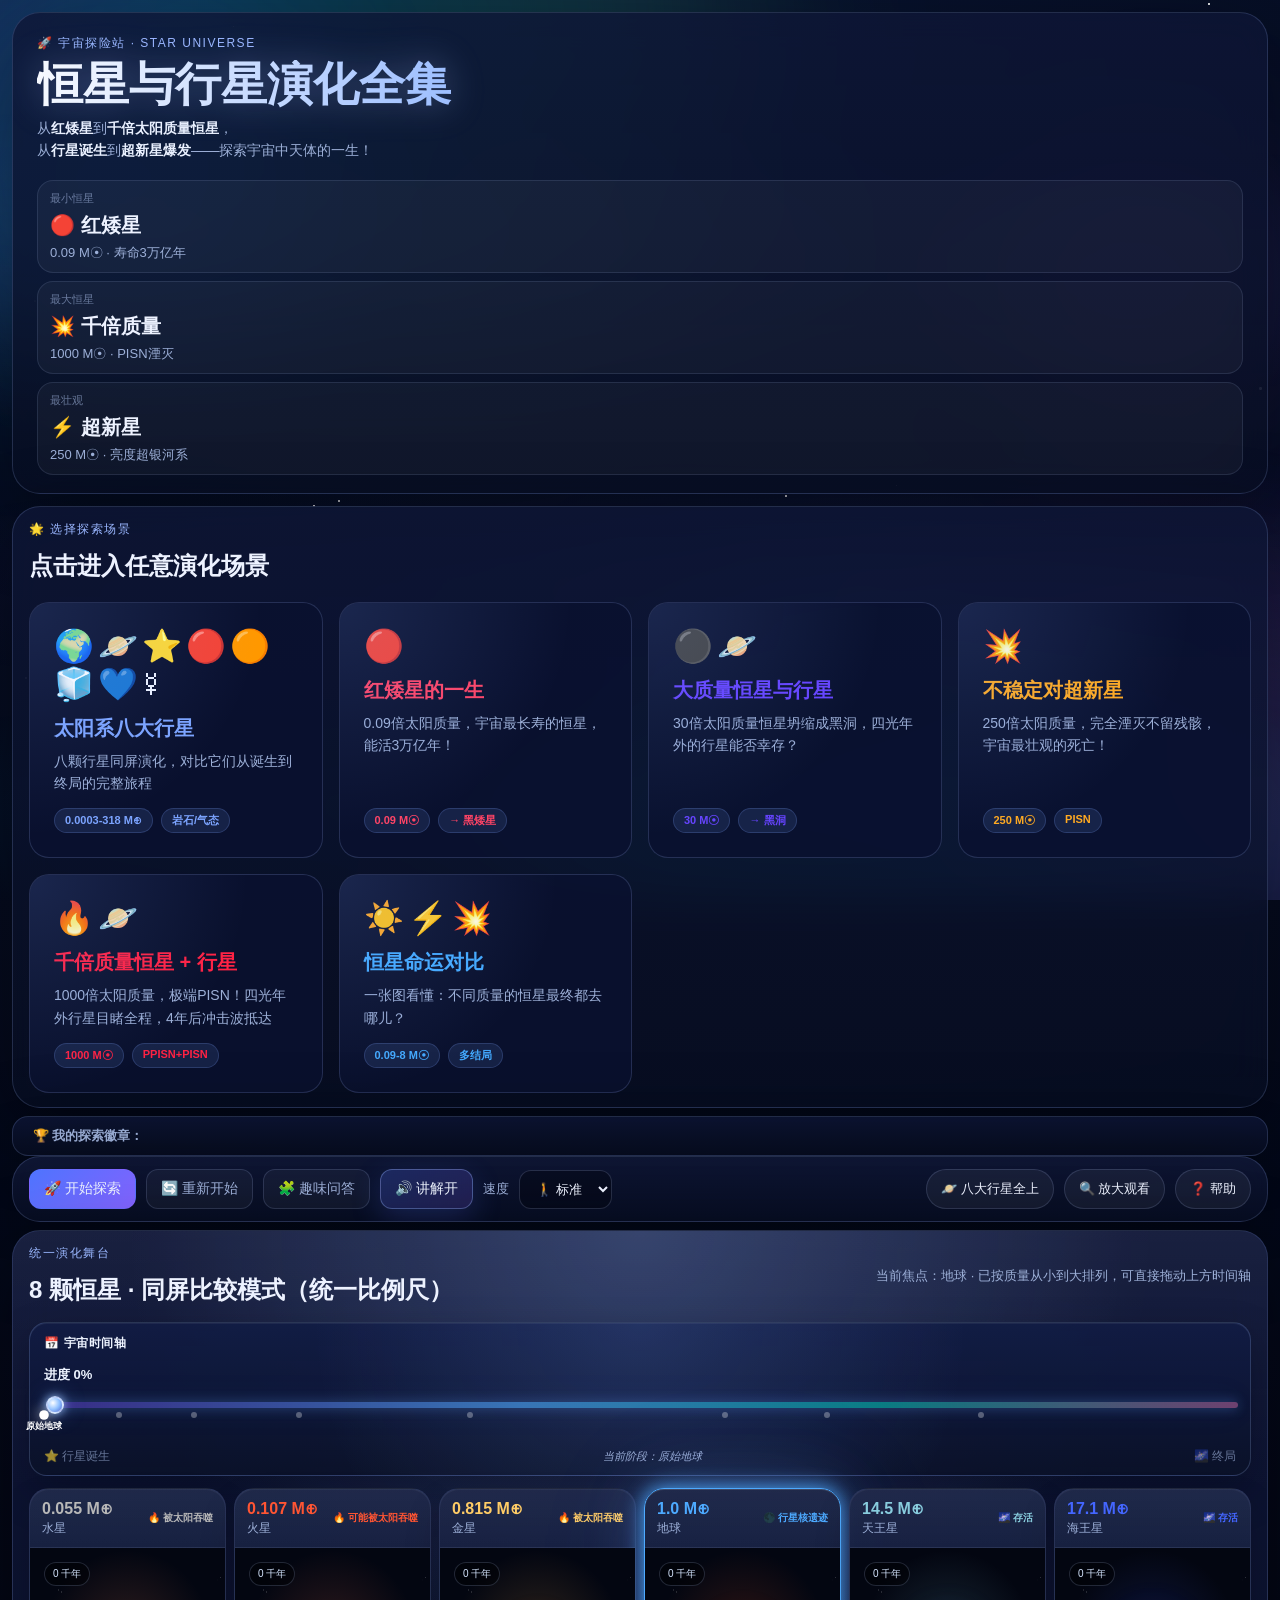
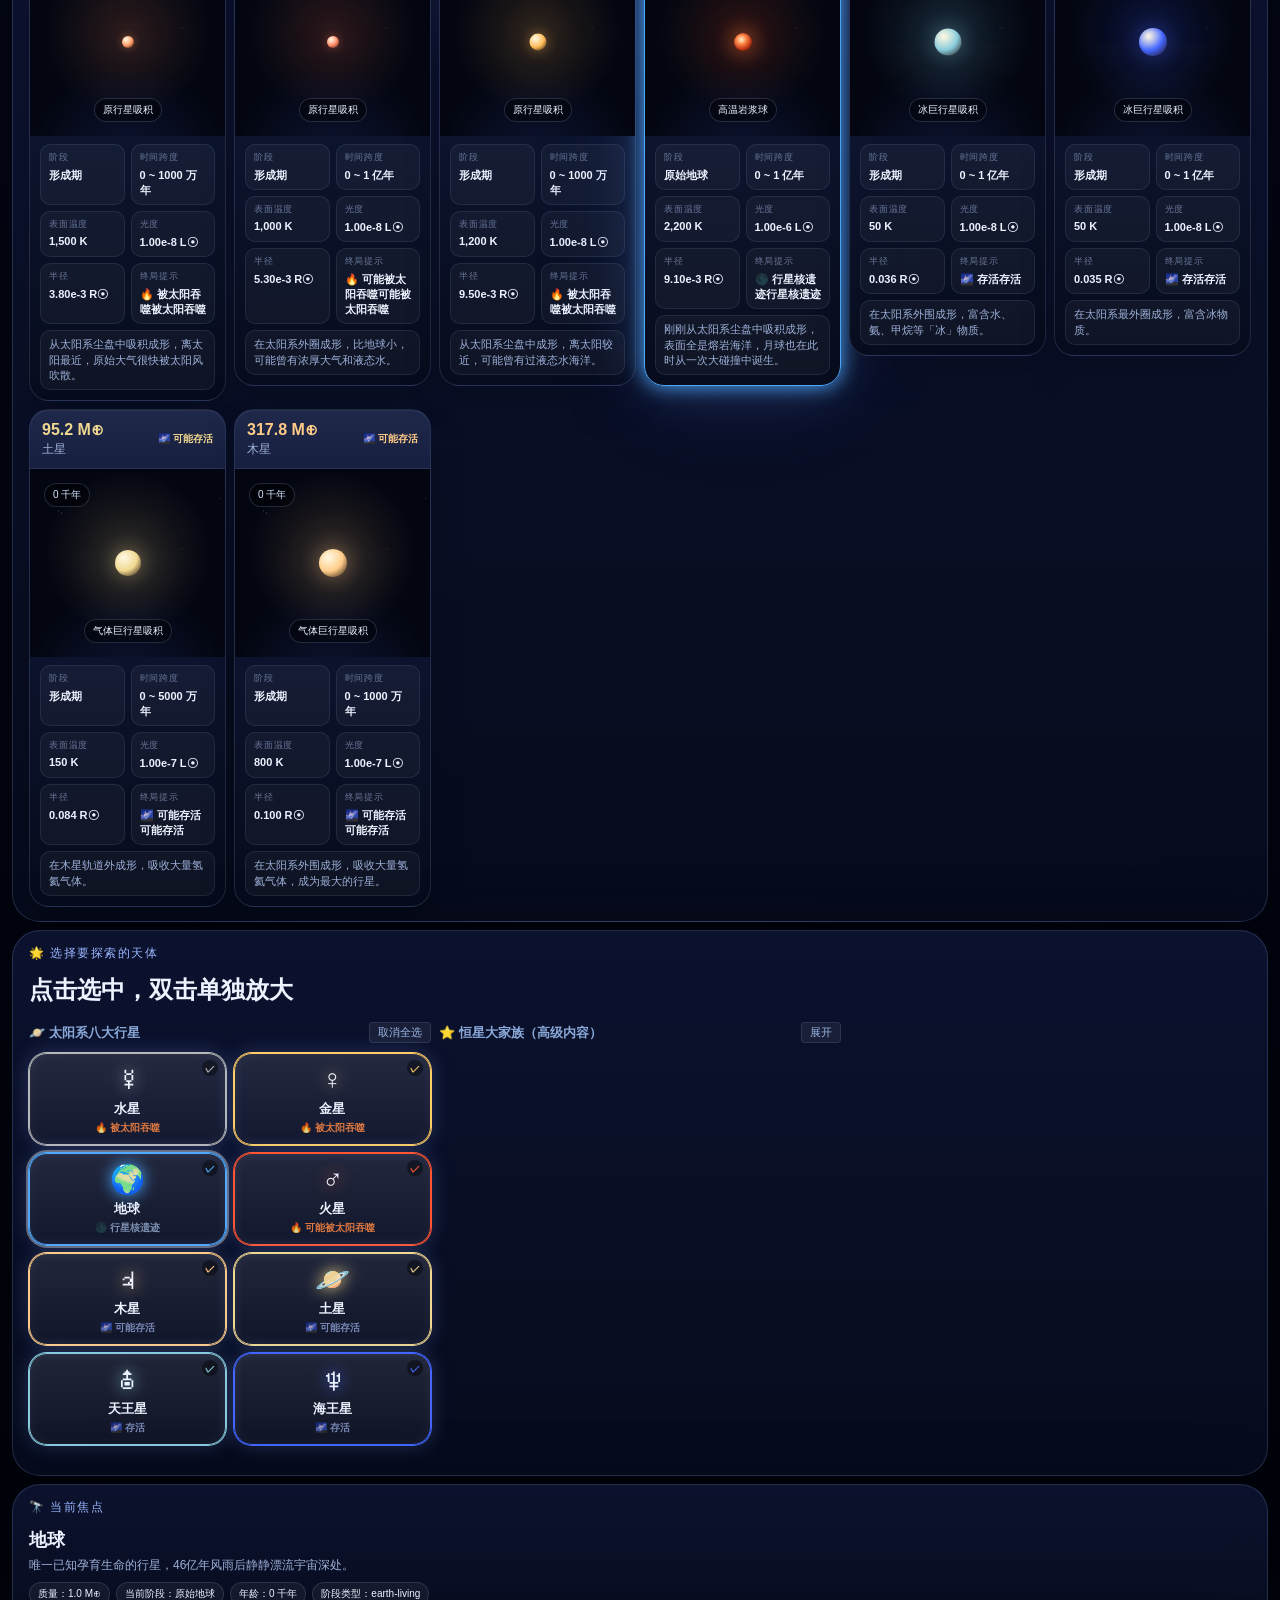
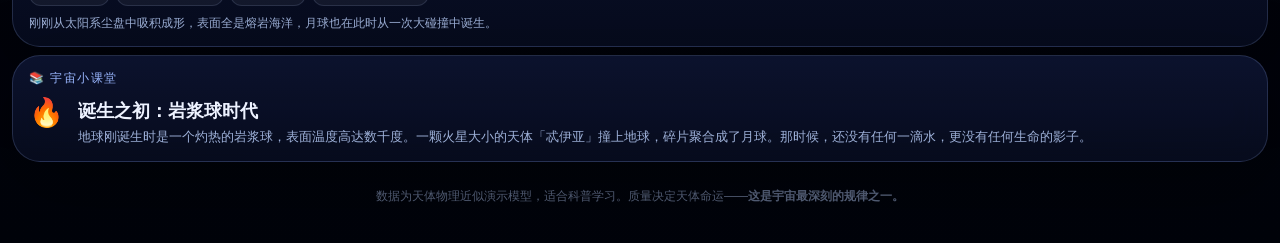
<file: index.html>
<!DOCTYPE html>
<html lang="zh-CN">
<head>
  <meta charset="UTF-8" />
  <meta name="viewport" content="width=device-width, initial-scale=1.0" />
  <title>宇宙探险站 · 恒星与行星演化全集</title>
  <meta name="description" content="探索恒星与行星的一生！从红矮星到千倍太阳质量恒星，从行星诞生到超新星爆发，各种极端天体演化场景。" />
  <link rel="icon" type="image/svg+xml" href="favicon.svg" />
  <link rel="stylesheet" href="star-universe.css" />
</head>
<body>
  <!-- 背景 -->
  <div class="cosmos-bg">
    <div class="aurora-a"></div>
    <div class="aurora-b"></div>
    <div class="nebula nebula-a"></div>
    <div class="nebula nebula-b"></div>
    <div class="nebula nebula-c"></div>
    <div class="stars-layer" id="starsLayer"></div>
  </div>

  <!-- 全屏闪光特效 -->
  <div id="globalFlash" class="global-flash"></div>

  <!-- 庆祝粒子层 -->
  <canvas id="celebCanvas" class="celeb-canvas"></canvas>

  <main class="page-shell one-screen-layout">
    <!-- Hero 区 -->
    <header class="hero glass-panel compact-hero">
      <div class="hero-copy">
        <div class="hero-badge">🚀 宇宙探险站 · STAR UNIVERSE</div>
        <h1>恒星与行星演化全集</h1>
        <p>
          从<strong>红矮星</strong>到<strong>千倍太阳质量恒星</strong>，<br/>
          从<strong>行星诞生</strong>到<strong>超新星爆发</strong>——探索宇宙中天体的一生！
        </p>
      </div>
      <div class="hero-stats">
        <div class="hero-stat"><span>最小恒星</span><strong>🔴 红矮星</strong><em>0.09 M☉ · 寿命3万亿年</em></div>
        <div class="hero-stat"><span>最大恒星</span><strong>💥 千倍质量</strong><em>1000 M☉ · PISN湮灭</em></div>
        <div class="hero-stat"><span>最壮观</span><strong>⚡ 超新星</strong><em>250 M☉ · 亮度超银河系</em></div>
      </div>
    </header>

    <!-- 探索入口网格 -->
    <section class="selector-wrap glass-panel">
      <div class="section-head">
        <div>
          <p class="eyebrow">🌟 选择探索场景</p>
          <h2>点击进入任意演化场景</h2>
        </div>
      </div>
      <div style="display:grid; grid-template-columns:repeat(auto-fit, minmax(280px, 1fr)); gap:16px; margin-top:20px;">
        
        <!-- 入口1: 太阳系八大行星 -->
        <a href="#stageGrid" class="portal-card" onclick="document.getElementById('stageGrid').scrollIntoView({behavior:'smooth'}); return false;">
          <div class="pc-icon">🌍🪐⭐🔴🟠🧊💙☿</div>
          <div class="pc-title">太阳系八大行星</div>
          <div class="pc-desc">八颗行星同屏演化，对比它们从诞生到终局的完整旅程</div>
          <div class="pc-tags">
            <span class="pc-tag">0.0003-318 M⊕</span>
            <span class="pc-tag">岩石/气态</span>
          </div>
        </a>

        <!-- 入口2: 红矮星 -->
        <a href="star-009m-life.html" class="portal-card" style="--c:#ff4466;" target="_blank">
          <div class="pc-icon">🔴</div>
          <div class="pc-title">红矮星的一生</div>
          <div class="pc-desc">0.09倍太阳质量，宇宙最长寿的恒星，能活3万亿年！</div>
          <div class="pc-tags">
            <span class="pc-tag">0.09 M☉</span>
            <span class="pc-tag">→ 黑矮星</span>
          </div>
        </a>

        <!-- 入口3: 30M☉ 恒星+行星 -->
        <a href="star-30m-planet.html" class="portal-card" style="--c:#6644ff;" target="_blank">
          <div class="pc-icon">⚫🪐</div>
          <div class="pc-title">大质量恒星与行星</div>
          <div class="pc-desc">30倍太阳质量恒星坍缩成黑洞，四光年外的行星能否幸存？</div>
          <div class="pc-tags">
            <span class="pc-tag">30 M☉</span>
            <span class="pc-tag">→ 黑洞</span>
          </div>
        </a>

        <!-- 入口4: 250M☉ PISN -->
        <a href="star-250m.html" class="portal-card" style="--c:#ffaa22;" target="_blank">
          <div class="pc-icon">💥</div>
          <div class="pc-title">不稳定对超新星</div>
          <div class="pc-desc">250倍太阳质量，完全湮灭不留残骸，宇宙最壮观的死亡！</div>
          <div class="pc-tags">
            <span class="pc-tag">250 M☉</span>
            <span class="pc-tag">PISN</span>
          </div>
        </a>

        <!-- 入口5: 1000M☉ PISN+行星 -->
        <a href="star-1000m.html" class="portal-card" style="--c:#ff2244;" target="_blank">
          <div class="pc-icon">🔥🪐</div>
          <div class="pc-title">千倍质量恒星 + 行星</div>
          <div class="pc-desc">1000倍太阳质量，极端PISN！四光年外行星目睹全程，4年后冲击波抵达</div>
          <div class="pc-tags">
            <span class="pc-tag">1000 M☉</span>
            <span class="pc-tag">PPISN+PISN</span>
          </div>
        </a>

        <!-- 入口6: 恒星对比 -->
        <a href="star-compare.html" class="portal-card" style="--c:#44aaff;" target="_blank">
          <div class="pc-icon">☀️⚡💥</div>
          <div class="pc-title">恒星命运对比</div>
          <div class="pc-desc">一张图看懂：不同质量的恒星最终都去哪儿？</div>
          <div class="pc-tags">
            <span class="pc-tag">0.09-8 M☉</span>
            <span class="pc-tag">多结局</span>
          </div>
        </a>

      </div>
    </section>

    <!-- 成就徽章展示区 -->
    <section id="badgeShelf" class="badge-shelf glass-panel hidden">
      <span class="badge-shelf-label">🏆 我的探索徽章：</span>
      <div id="badgeList" class="badge-list"></div>
    </section>

    <!-- 控制区 -->
    <section class="control-wrap glass-panel sticky-control">
      <div class="control-row top">
        <button id="playBtn" class="action-btn primary">🚀 开始探索</button>
        <button id="resetBtn" class="action-btn ghost">🔄 重新开始</button>
        <button id="quizToggleBtn" class="action-btn ghost">🧩 趣味问答</button>
        <button id="audioToggleBtn" class="action-btn ghost active">🔊 讲解开</button>
        <label class="speed-box">
          <span>速度</span>
          <select id="speedSelect">
            <option value="0.4">🐢 慢速</option>
            <option value="1" selected>🚶 标准</option>
            <option value="2">🏃 快速</option>
            <option value="4">🚀 极速</option>
          </select>
        </label>
        <div class="selector-actions inline-actions">
          <button id="selectAllBtn" class="mini-btn">🪐 八大行星全上</button>
          <button id="showFocusBtn" class="mini-btn">🔍 放大观看</button>
          <button id="helpBtn" class="mini-btn" title="重新显示引导说明">❓ 帮助</button>
        </div>
      </div>
    </section>

    <!-- 演化舞台 -->
    <section class="stage-wrap glass-panel stage-fullscreen-friendly">
      <div class="section-head compact">
        <div>
          <p class="eyebrow">统一演化舞台</p>
          <h2 id="stageTitle">八大行星同屏演化</h2>
        </div>
        <div id="selectionHint" class="selection-hint"></div>
      </div>
      <div class="stage-topbar">
        <div class="progress-wrap stage-progress-wrap">
          <div class="stage-progress-head">
            <span class="stage-progress-title">📅 宇宙时间轴</span>
            <span id="progressText" class="stage-progress-order">进度 0%</span>
          </div>
          <div class="timeline-wrap">
            <input id="progressBar" type="range" min="0" max="1000" value="0" />
            <div id="timelineMarkers" class="timeline-markers"></div>
          </div>
          <div class="progress-labels">
            <span>⭐ 行星诞生</span>
            <span id="phaseStatusText" class="phase-status-text"></span>
            <span>🌌 终局</span>
          </div>
        </div>
      </div>
      <div id="stageGrid" class="stage-grid"></div>
    </section>

    <!-- 天体选择器 -->
    <section class="selector-wrap glass-panel selector-compact">
      <div class="section-head compact">
        <div>
          <p class="eyebrow">🌟 选择要探索的天体</p>
          <h2>点击选中，双击单独放大</h2>
        </div>
      </div>
      <div id="selectorGrid" class="selector-grid"></div>
    </section>

    <!-- 焦点信息 + 教学解说 -->
    <section class="insight-grid compact-insight">
      <article class="focus-card glass-panel">
        <p class="eyebrow">🔭 当前焦点</p>
        <div id="focusSummary"></div>
      </article>
      <section class="teach-wrap glass-panel">
        <p class="eyebrow">📚 宇宙小课堂</p>
        <div class="teach-box">
          <div id="teachEmoji" class="teach-emoji">🌌</div>
          <div>
            <h3 id="teachTitle">准备好探索了吗？</h3>
            <p id="teachCaption">选择你感兴趣的行星，点击「🚀 开始探索」，看它从诞生到终局的完整故事！</p>
          </div>
        </div>
      </section>
    </section>

    <!-- 趣味问答面板 -->
    <section id="quizPanel" class="quiz-wrap glass-panel hidden">
      <div id="quizSection"></div>
    </section>

    <footer class="footer-note">
      数据为天体物理近似演示模型，适合科普学习。质量决定天体命运——<strong>这是宇宙最深刻的规律之一。</strong>
    </footer>
  </main>

  <script src="star-data.js"></script>
  <script src="star-250m-data.js"></script>
  <script src="star-universe-app.js"></script>
</body>
</html>
</file>
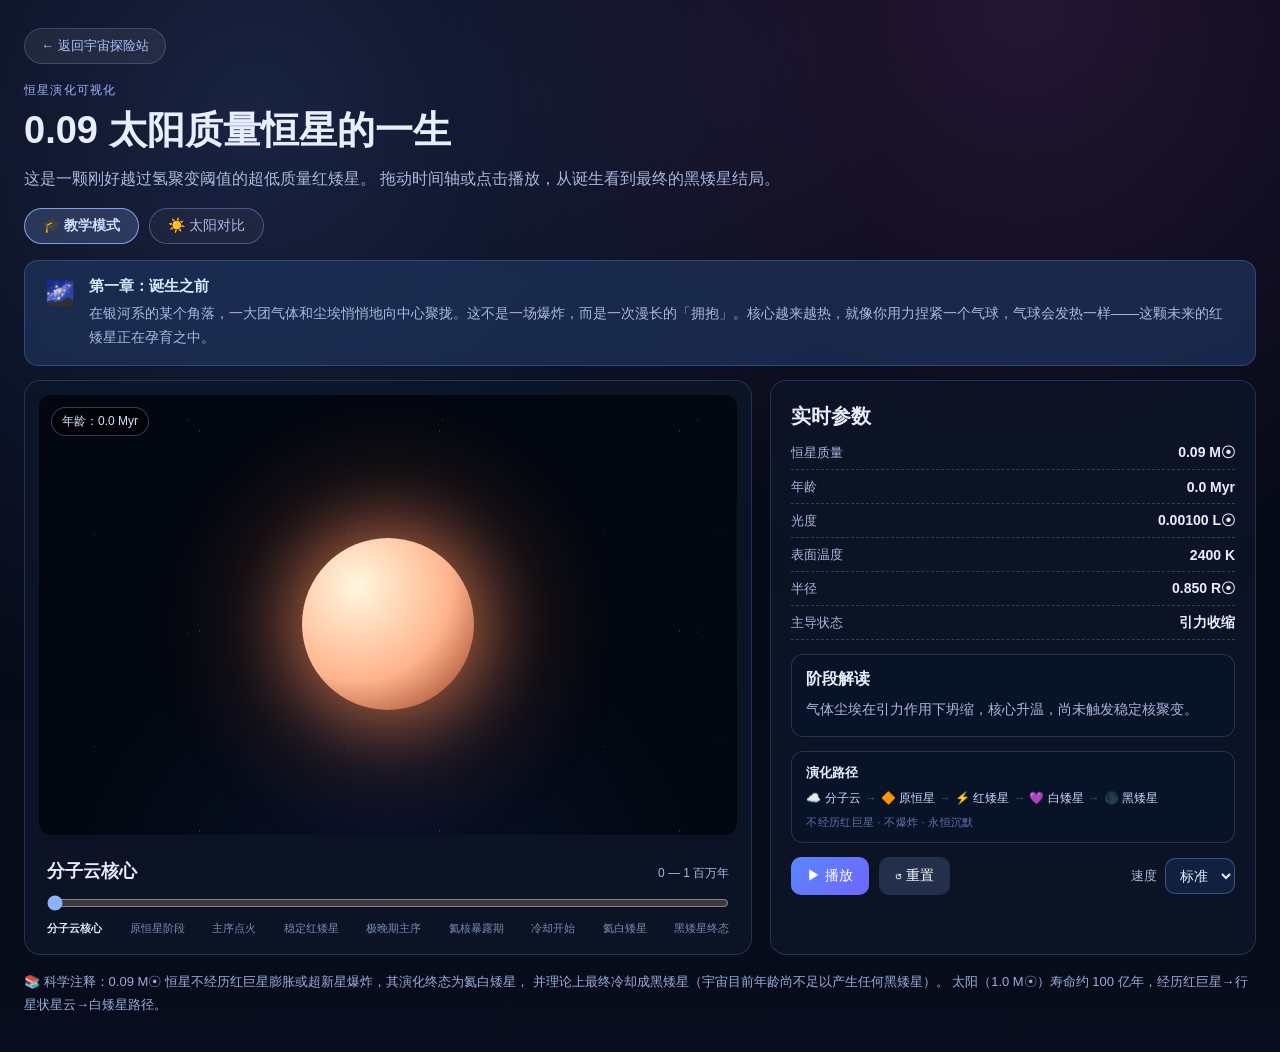
<file: star-009m-life.html>
<!DOCTYPE html>
<html lang="zh-CN">
<head>
  <meta charset="UTF-8" />
  <meta name="viewport" content="width=device-width, initial-scale=1.0" />
  <title>0.09太阳质量恒星的一生</title>
  <link rel="stylesheet" href="star-009m-life.css" />
</head>
<body>
  <!-- ========== ENDING OVERLAY ========== -->
  <div id="endingOverlay" class="ending-overlay">
    <div class="ending-card">
      <div class="ending-icon">🌑</div>
      <h2 class="ending-title">终章：黑矮星</h2>
      <p class="ending-subtitle">这颗恒星完成了它的一生</p>
      <div class="ending-body">
        <p>
          它没有爆炸，没有超新星闪光，没有黑洞。<br/>
          它只是慢慢地、安静地，从一团气体，燃烧了将近 <strong>3 万亿年</strong>，
          最终变成一块冰冷、致密、沉默的氦球，
          漂浮在几乎空无一物的宇宙深处。
        </p>
        <div class="ending-compare">
          <div class="ec-item">
            <div class="ec-label">🔴 0.09 M☉ 红矮星</div>
            <div class="ec-val">寿命 <strong>~3 万亿年</strong></div>
            <div class="ec-result">🌑 黑矮星（氦核）</div>
          </div>
          <div class="ec-vs">VS</div>
          <div class="ec-item sun">
            <div class="ec-label">☀️ 1.0 M☉ 太阳</div>
            <div class="ec-val">寿命 <strong>~100 亿年</strong></div>
            <div class="ec-result">💫 行星状星云 → 白矮星</div>
          </div>
        </div>
        <p class="ending-footnote">
          ⚠️ 注：目前宇宙年龄约 138 亿年，距离任何恒星变成黑矮星还需要数千亿倍的时间。
          黑矮星是理论预测的终态，迄今宇宙中不存在任何一颗。
        </p>
      </div>
      <button id="endingClose" class="ending-btn">↺ 返回时间轴</button>
    </div>
  </div>

  <main class="life-page">
    <a href="index.html" class="back-link">← 返回宇宙探险站</a>
    <header class="hero">
      <p class="hero-badge">恒星演化可视化</p>
      <h1>0.09 太阳质量恒星的一生</h1>
      <p class="hero-desc">
        这是一颗刚好越过氢聚变阈值的超低质量红矮星。
        拖动时间轴或点击播放，从诞生看到最终的黑矮星结局。
      </p>
      <div class="mode-toggles">
        <button id="teachBtn" class="mode-btn active" title="开启教学模式，每个阶段自动显示讲解字幕">
          🎓 教学模式
        </button>
        <button id="compareBtn" class="mode-btn" title="开启太阳对比，左边是0.09M☉恒星，右边是太阳">
          ☀️ 太阳对比
        </button>
      </div>
    </header>

    <!-- Teaching caption bar -->
    <div id="teachBar" class="teach-bar">
      <div class="teach-icon" id="teachEmoji">🔭</div>
      <div class="teach-text">
        <strong id="teachTitle">分子云核心阶段</strong>
        <p id="teachCaption">
          想象一大团气体和尘埃，在引力的作用下慢慢向中心聚拢，核心越来越热，就像捏紧一个气球会变热一样。
        </p>
      </div>
    </div>

    <section class="sim-layout" id="simLayout">

      <!-- ======== STAR SCENE ======== -->
      <div class="space-card">
        <div class="scenes-row" id="scenesRow">

          <!-- 0.09 M☉ star -->
          <div class="star-scene-wrap">
            <div class="scene-label">0.09 M☉ 红矮星</div>
            <div class="space-scene" id="spaceScene">
              <div class="star-halo" id="starHalo"></div>
              <div class="star-core" id="starCore"></div>
              <div class="age-tag" id="ageTag">年龄：0 Myr</div>
            </div>
          </div>

          <!-- Sun comparison (hidden by default) -->
          <div class="star-scene-wrap" id="sunWrap" style="display:none">
            <div class="scene-label sun-label">1.0 M☉ 太阳</div>
            <div class="space-scene space-scene-sun" id="sunScene">
              <div class="star-halo" id="sunHalo"></div>
              <div class="star-core" id="sunCore"></div>
              <div class="age-tag" id="sunAgeTag">年龄：0 Myr</div>
            </div>
          </div>

        </div>

        <!-- Comparison panel -->
        <div id="comparePanel" class="compare-panel" style="display:none">
          <div class="compare-col">
            <div class="compare-head">🔴 0.09 M☉ 红矮星</div>
            <div class="compare-body" id="compareRedDwarf"></div>
          </div>
          <div class="compare-divider"></div>
          <div class="compare-col">
            <div class="compare-head sun-head">☀️ 1.0 M☉ 太阳</div>
            <div class="compare-body" id="compareSun"></div>
          </div>
        </div>

        <div class="timeline-wrap">
          <div class="timeline-header">
            <h2 id="stageTitle">分子云核心</h2>
            <span id="stageSpan">0 — 1 百万年</span>
          </div>
          <input id="progress" type="range" min="0" max="1000" value="0" />
          <div class="timeline-stops" id="timelineStops"></div>
        </div>
      </div>

      <!-- ======== INFO PANEL ======== -->
      <aside class="info-card">
        <h3>实时参数</h3>
        <ul class="metrics">
          <li><span>恒星质量</span><strong>0.09 M☉</strong></li>
          <li><span>年龄</span><strong id="metricAge">0 Myr</strong></li>
          <li><span>光度</span><strong id="metricLum">0.001 L☉</strong></li>
          <li><span>表面温度</span><strong id="metricTemp">2400 K</strong></li>
          <li><span>半径</span><strong id="metricRadius">0.85 R☉</strong></li>
          <li><span>主导状态</span><strong id="metricState">引力收缩</strong></li>
        </ul>

        <div class="stage-note">
          <h4>阶段解读</h4>
          <p id="stageNote">
            气体和尘埃在引力作用下坍缩，温度上升但尚未触发稳定核聚变。
          </p>
        </div>

        <!-- 演化路径摘要 -->
        <div class="path-summary">
          <h4>演化路径</h4>
          <div class="path-steps">
            <span>☁️ 分子云</span>
            <span class="arrow">→</span>
            <span>🔶 原恒星</span>
            <span class="arrow">→</span>
            <span>⚡ 红矮星</span>
            <span class="arrow">→</span>
            <span>💜 白矮星</span>
            <span class="arrow">→</span>
            <span>🌑 黑矮星</span>
          </div>
          <p class="path-note">不经历红巨星 · 不爆炸 · 永恒沉默</p>
        </div>

        <div class="controls">
          <button id="playBtn">▶ 播放</button>
          <button id="resetBtn" class="ghost">↺ 重置</button>
          <label class="speed-select">
            速度
            <select id="speedSelect">
              <option value="0.5">慢速</option>
              <option value="1" selected>标准</option>
              <option value="2">快速</option>
              <option value="4">极快</option>
            </select>
          </label>
        </div>
      </aside>
    </section>

    <footer class="footnote">
      📚 科学注释：0.09 M☉ 恒星不经历红巨星膨胀或超新星爆炸，其演化终态为氦白矮星，
      并理论上最终冷却成黑矮星（宇宙目前年龄尚不足以产生任何黑矮星）。
      太阳（1.0 M☉）寿命约 100 亿年，经历红巨星→行星状星云→白矮星路径。
    </footer>
  </main>

  <script src="star-009m-life.js"></script>
</body>
</html>
</file>
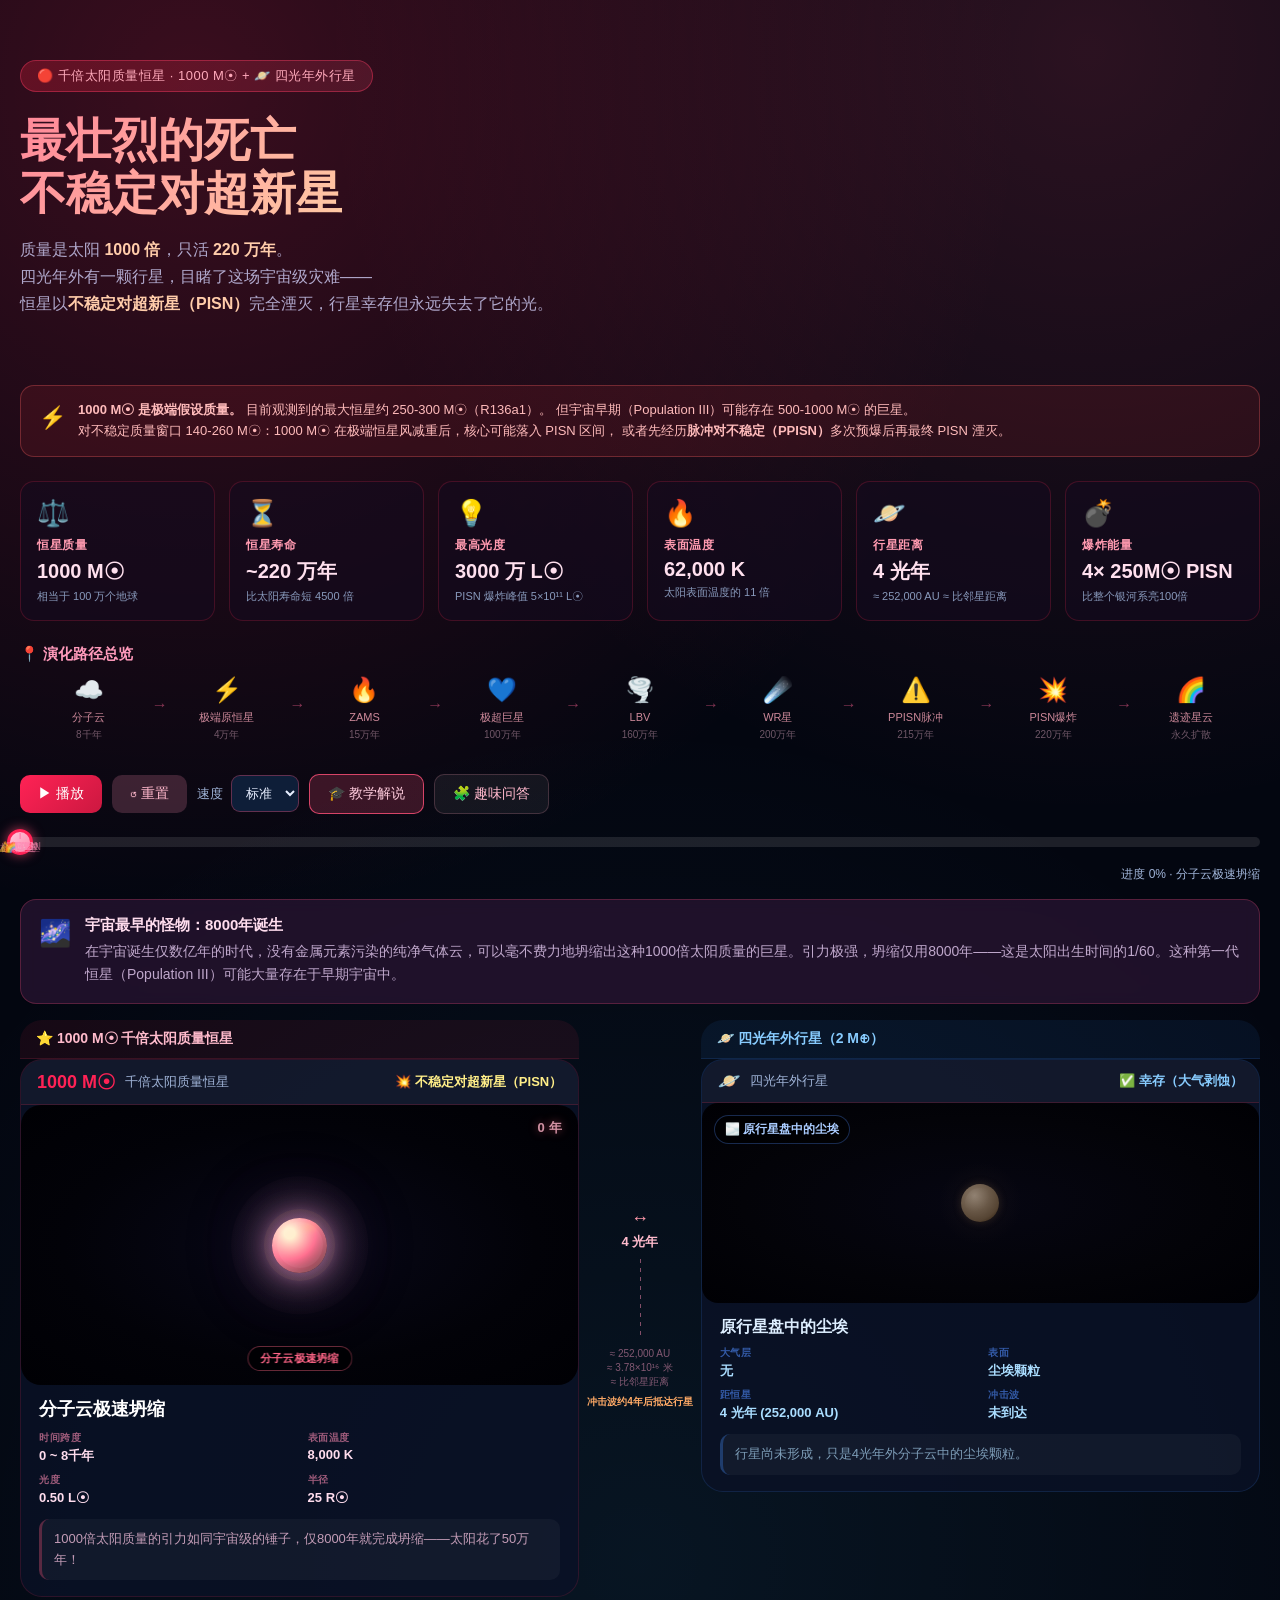
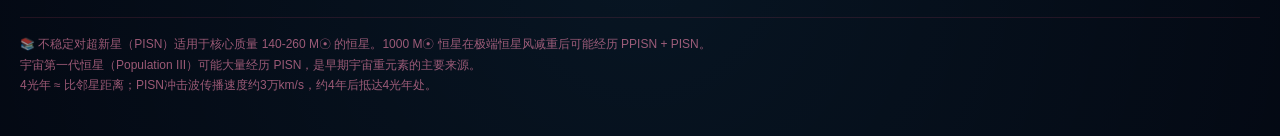
<file: star-1000m.html>
<!DOCTYPE html>
<html lang="zh-CN">
<head>
  <meta charset="UTF-8" />
  <meta name="viewport" content="width=device-width, initial-scale=1.0" />
  <title>1000 M☉ 千倍太阳质量恒星 · 不稳定对超新星 · 四光年外行星</title>
  <link rel="stylesheet" href="star-1000m.css" />
</head>
<body>

  <!-- PISN 闪光层 -->
  <div id="pisnFlash" class="pisn-flash"></div>
  <div id="snFlash" class="sn-flash-overlay"></div>

  <!-- 结局弹层 -->
  <div id="endingOverlay" class="ending-overlay">
    <div class="ending-card">
      <div class="ending-glow" style="background:radial-gradient(circle at 50% 30%, rgba(255,50,40,0.35), transparent 60%)"></div>
      <p class="ending-pre">🎬 演化终章</p>
      <h2 class="ending-title">终章</h2>
      <p class="ending-desc"></p>
      <div class="ending-badge" style="font-size:28px;margin:12px 0"></div>
      <p class="ending-note hidden" id="endingNote"></p>
      <div class="ending-facts">
        <div class="ef-item">⚡ 1000 M☉ PISN 能量：250 M☉ PISN 的 4 倍</div>
        <div class="ef-item">🌌 亮度：比整个银河系亮 100 倍</div>
        <div class="ef-item">🔬 残骸：零——完全湮灭，不留黑洞</div>
        <div class="ef-item">🪐 4光年外行星：大气剥蚀但岩石核心完好</div>
        <div class="ef-item">🌱 遗产：海量重元素播撒数十光年空间</div>
      </div>
      <button id="endingClose" class="ending-btn" style="background:linear-gradient(135deg,#cc2040,#ff2255)">↺ 继续探索</button>
    </div>
  </div>

  <main class="app-page">

    <!-- HERO -->
    <header class="hero-1k">
      <div class="hero-badge-1k">🔴 千倍太阳质量恒星 · 1000 M☉ + 🪐 四光年外行星</div>
      <h1>最壮烈的死亡<br/>不稳定对超新星</h1>
      <p class="sub">
        质量是太阳 <strong>1000 倍</strong>，只活 <strong>220 万年</strong>。<br/>
        四光年外有一颗行星，目睹了这场宇宙级灾难——<br/>
        恒星以<strong>不稳定对超新星（PISN）</strong>完全湮灭，行星幸存但永远失去了它的光。
      </p>
    </header>

    <!-- 警告框 -->
    <div class="warn-box">
      <span class="wi">⚡</span>
      <span>
        <strong>1000 M☉ 是极端假设质量。</strong>
        目前观测到的最大恒星约 250-300 M☉（R136a1）。
        但宇宙早期（Population III）可能存在 500-1000 M☉ 的巨星。
        <br/>对不稳定质量窗口 140-260 M☉：1000 M☉ 在极端恒星风减重后，核心可能落入 PISN 区间，
        或者先经历<strong>脉冲对不稳定（PPISN）</strong>多次预爆后再最终 PISN 湮灭。
      </span>
    </div>

    <!-- 科学参数卡片 -->
    <div class="science-cards">
      <div class="sci-card">
        <div class="sci-icon">⚖️</div>
        <div class="sci-title">恒星质量</div>
        <div class="sci-value">1000 M☉</div>
        <div class="sci-note">相当于 100 万个地球</div>
      </div>
      <div class="sci-card">
        <div class="sci-icon">⏳</div>
        <div class="sci-title">恒星寿命</div>
        <div class="sci-value">~220 万年</div>
        <div class="sci-note">比太阳寿命短 4500 倍</div>
      </div>
      <div class="sci-card">
        <div class="sci-icon">💡</div>
        <div class="sci-title">最高光度</div>
        <div class="sci-value">3000 万 L☉</div>
        <div class="sci-note">PISN 爆炸峰值 5×10¹¹ L☉</div>
      </div>
      <div class="sci-card">
        <div class="sci-icon">🔥</div>
        <div class="sci-title">表面温度</div>
        <div class="sci-value">62,000 K</div>
        <div class="sci-note">太阳表面温度的 11 倍</div>
      </div>
      <div class="sci-card">
        <div class="sci-icon">🪐</div>
        <div class="sci-title">行星距离</div>
        <div class="sci-value">4 光年</div>
        <div class="sci-note">≈ 252,000 AU ≈ 比邻星距离</div>
      </div>
      <div class="sci-card">
        <div class="sci-icon">💣</div>
        <div class="sci-title">爆炸能量</div>
        <div class="sci-value">4× 250M☉ PISN</div>
        <div class="sci-note">比整个银河系亮100倍</div>
      </div>
    </div>

    <!-- 演化路径时间轴 -->
    <div class="pisn-path-section">
      <div class="pisn-path-title">📍 演化路径总览</div>
      <div class="pisn-path-timeline">
        <div class="ppt-step"><div class="ppt-icon">☁️</div><div class="ppt-name">分子云</div><div class="ppt-age">8千年</div></div>
        <div class="ppt-step"><div class="ppt-icon">⚡</div><div class="ppt-name">极端原恒星</div><div class="ppt-age">4万年</div></div>
        <div class="ppt-step"><div class="ppt-icon">🔥</div><div class="ppt-name">ZAMS</div><div class="ppt-age">15万年</div></div>
        <div class="ppt-step"><div class="ppt-icon">💙</div><div class="ppt-name">极超巨星</div><div class="ppt-age">100万年</div></div>
        <div class="ppt-step"><div class="ppt-icon">🌪️</div><div class="ppt-name">LBV</div><div class="ppt-age">160万年</div></div>
        <div class="ppt-step"><div class="ppt-icon">☄️</div><div class="ppt-name">WR星</div><div class="ppt-age">200万年</div></div>
        <div class="ppt-step highlight"><div class="ppt-icon">⚠️</div><div class="ppt-name">PPISN脉冲</div><div class="ppt-age">215万年</div></div>
        <div class="ppt-step highlight"><div class="ppt-icon">💥</div><div class="ppt-name">PISN爆炸</div><div class="ppt-age">220万年</div></div>
        <div class="ppt-step"><div class="ppt-icon">🌈</div><div class="ppt-name">遗迹星云</div><div class="ppt-age">永久扩散</div></div>
      </div>
    </div>

    <!-- 控制栏 -->
    <div class="control-bar">
      <button id="playBtn" class="ctrl-btn primary">▶ 播放</button>
      <button id="resetBtn" class="ctrl-btn ghost">↺ 重置</button>
      <label class="ctrl-label">
        速度
        <select id="speedSelect" class="ctrl-select">
          <option value="0.4">慢速</option>
          <option value="1" selected>标准</option>
          <option value="2">快速</option>
          <option value="4">极速</option>
        </select>
      </label>
      <button id="teachToggle" class="ctrl-btn mode active">🎓 教学解说</button>
      <button id="quizToggle"  class="ctrl-btn mode">🧩 趣味问答</button>
    </div>

    <!-- 进度条 -->
    <div class="progress-section">
      <div class="progress-track" id="progressTrack">
        <div class="progress-rail">
          <div class="progress-fill" id="progressFill"></div>
        </div>
        <div class="progress-thumb" id="progressThumb"></div>
        <input type="range" id="progressBar" min="0" max="1000" value="0" class="progress-input" />
        <div class="milestone-bar" id="milestoneBar"></div>
      </div>
      <div class="stage-label" id="stageLabel">进度 0% · 分子云坍缩</div>
    </div>

    <!-- 教学解说栏 -->
    <div id="teachBar" class="teach-bar">
      <div class="teach-emoji" id="teachEmoji">🌌</div>
      <div class="teach-content">
        <strong id="teachTitle">千倍太阳质量恒星的诞生</strong>
        <p id="teachCaption">点击播放，见证宇宙中最极端的恒星演化！四光年外的行星将目睹这一切。</p>
      </div>
    </div>

    <!-- 双场景展示区 -->
    <div class="dual-scene-section">
      <!-- 恒星展示 -->
      <div class="scene-column star-column">
        <div class="scene-label-bar">⭐ 1000 M☉ 千倍太阳质量恒星</div>
        <div class="stars-grid" id="starsGrid"></div>
      </div>

      <!-- 距离指示 -->
      <div class="distance-indicator">
        <div class="dist-icon">↔</div>
        <div class="dist-value">4 光年</div>
        <div class="dist-line"></div>
        <div class="dist-sub">≈ 252,000 AU<br/>≈ 3.78×10¹⁶ 米<br/>≈ 比邻星距离</div>
        <div class="dist-note">冲击波约4年后抵达行星</div>
      </div>

      <!-- 行星展示 -->
      <div class="scene-column planet-column">
        <div class="scene-label-bar planet-label">🪐 四光年外行星（2 M⊕）</div>
        <div class="planet-grid" id="planetGrid"></div>
      </div>
    </div>

    <!-- 问答面板 -->
    <section class="quiz-section hidden" id="quizPanel">
      <div id="quizSection"></div>
    </section>

    <footer class="app-footer">
      📚 不稳定对超新星（PISN）适用于核心质量 140-260 M☉ 的恒星。1000 M☉ 恒星在极端恒星风减重后可能经历 PPISN + PISN。<br/>
      宇宙第一代恒星（Population III）可能大量经历 PISN，是早期宇宙重元素的主要来源。<br/>
      4光年 ≈ 比邻星距离；PISN冲击波传播速度约3万km/s，约4年后抵达4光年处。
    </footer>

  </main>

  <script src="star-1000m-data.js"></script>
  <script src="star-1000m-engine.js"></script>
</body>
</html>
</file>
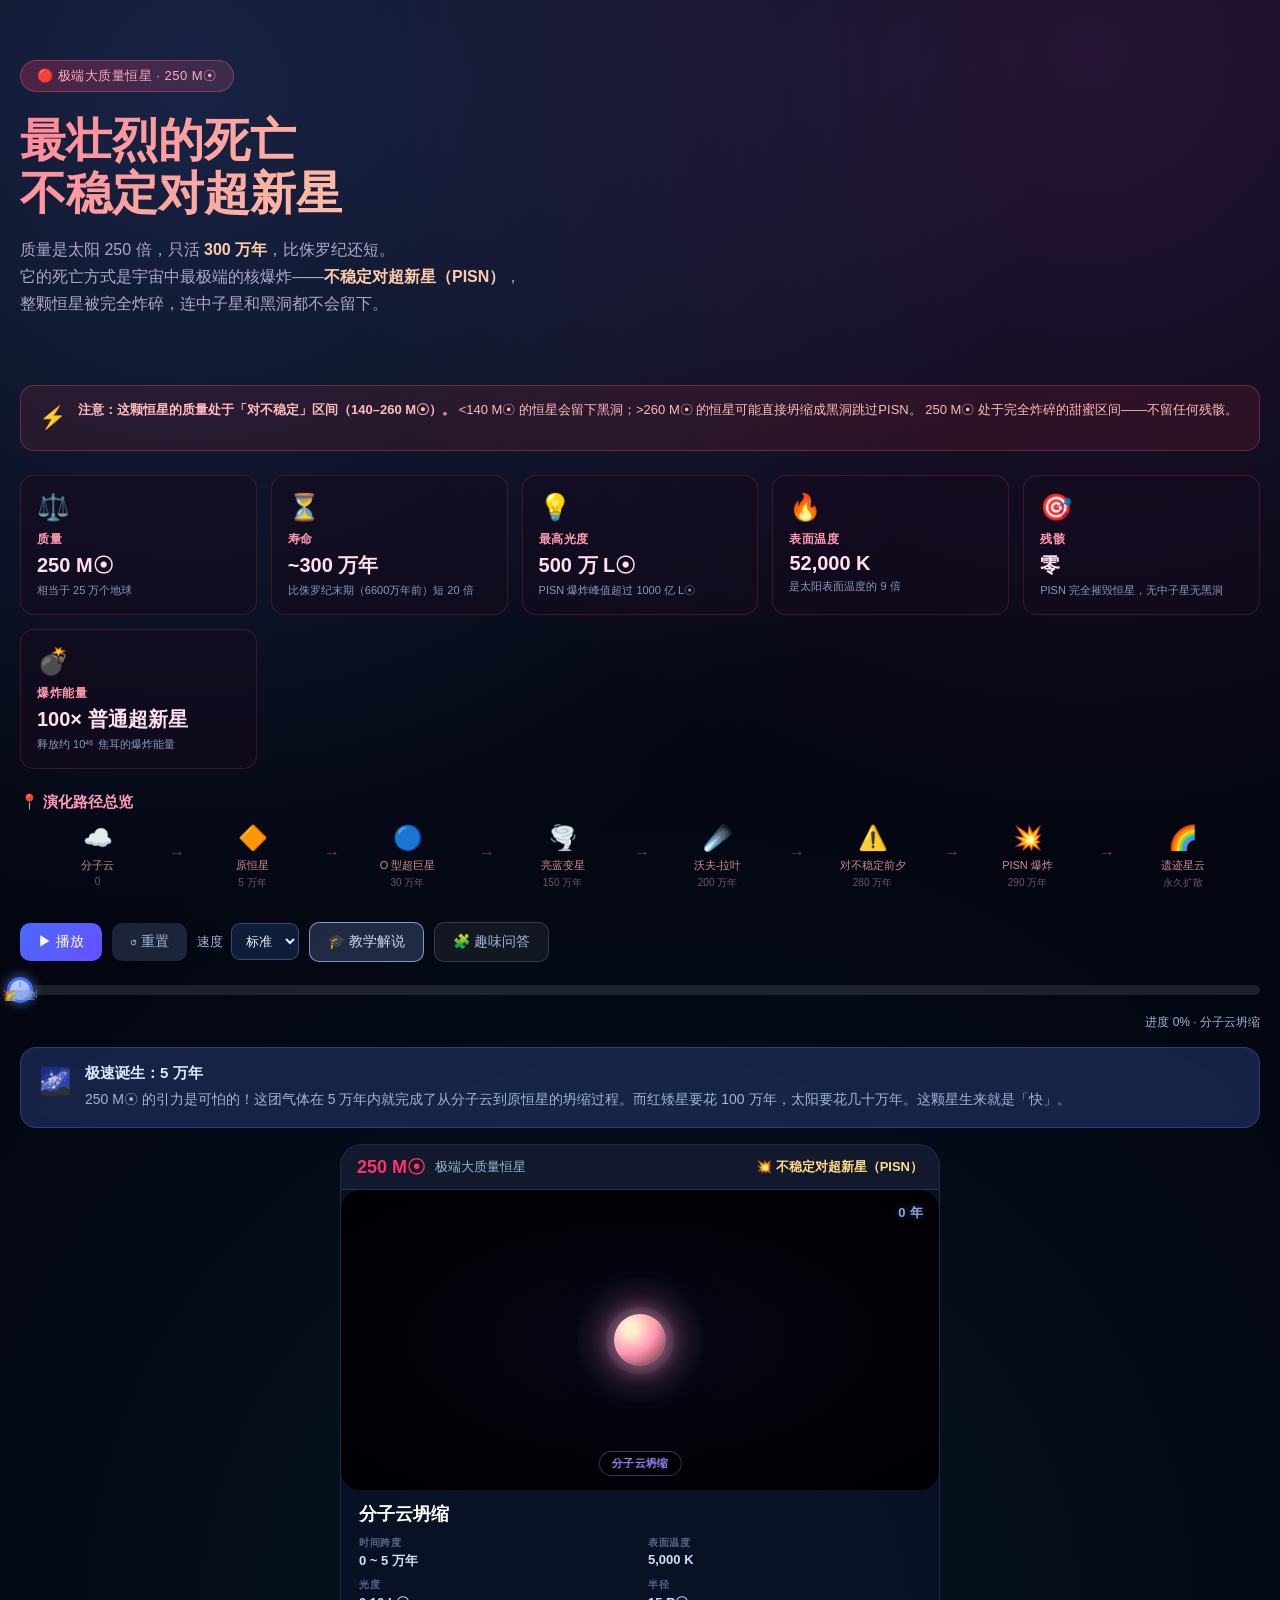
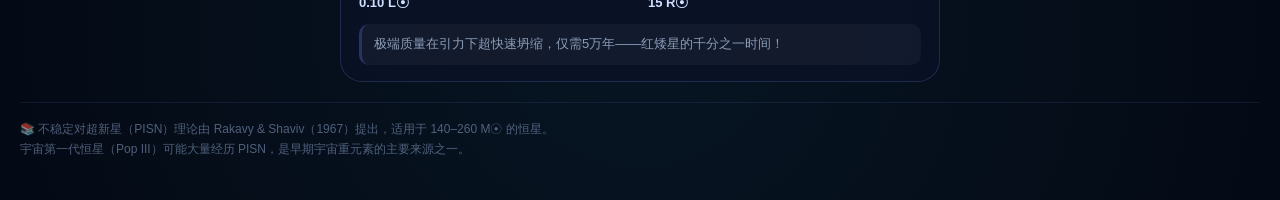
<file: star-250m.html>
<!DOCTYPE html>
<html lang="zh-CN">
<head>
  <meta charset="UTF-8" />
  <meta name="viewport" content="width=device-width, initial-scale=1.0" />
  <title>250 M☉ 极端大质量恒星 · 不稳定对超新星</title>
  <link rel="stylesheet" href="star-compare.css" />
  <style>
    /* ===== 250M 专属样式 ===== */
    :root {
      --theme: #ff3366;
      --theme2: #ff6699;
    }

    .hero-badge-250 {
      display: inline-block;
      padding: 6px 16px;
      border-radius: 999px;
      background: linear-gradient(135deg, rgba(255,50,100,0.25), rgba(255,100,150,0.15));
      border: 1px solid rgba(255,80,120,0.4);
      font-size: 13px;
      color: #ffaabb;
      margin-bottom: 14px;
      letter-spacing: 0.5px;
    }

    .hero-250 {
      padding: 36px 0 28px;
      margin-bottom: 24px;
    }

    .hero-250 h1 {
      font-size: clamp(28px, 5vw, 46px);
      font-weight: 900;
      background: linear-gradient(135deg, #ff8899, #ffddaa, #ff4466);
      -webkit-background-clip: text;
      -webkit-text-fill-color: transparent;
      background-clip: text;
      margin: 8px 0 14px;
      line-height: 1.15;
    }

    .hero-250 .sub {
      font-size: 16px;
      color: #b0a8cc;
      line-height: 1.7;
      max-width: 680px;
    }

    .hero-250 .sub strong { color: #ffccaa; }

    .warn-box {
      display: flex;
      gap: 12px;
      align-items: flex-start;
      padding: 14px 18px;
      background: rgba(255,60,60,0.1);
      border: 1px solid rgba(255,100,100,0.3);
      border-radius: 14px;
      margin-bottom: 24px;
      font-size: 13px;
      color: #ffbbbb;
      line-height: 1.6;
    }
    .warn-box .wi { font-size: 22px; flex-shrink: 0; }

    /* PISN 粒子容器：保留用于兼容旧结构 */
    .pisn-particles { position: absolute; inset: 0; pointer-events: none; overflow: hidden; }

    /* 科学卡片 */
    .science-cards {
      display: grid;
      grid-template-columns: repeat(auto-fit, minmax(200px, 1fr));
      gap: 14px;
      margin: 24px 0;
    }

    .sci-card {
      background: rgba(20, 10, 30, 0.6);
      border: 1px solid rgba(255, 60, 100, 0.2);
      border-radius: 14px;
      padding: 16px;
    }

    .sci-card .sci-icon { font-size: 26px; margin-bottom: 8px; }
    .sci-card .sci-title { font-size: 12px; color: #ff9ab0; font-weight: 700; margin-bottom: 4px; text-transform: uppercase; letter-spacing: 0.5px; }
    .sci-card .sci-value { font-size: 20px; font-weight: 800; color: #ffe0ee; }
    .sci-card .sci-note  { font-size: 11px; color: #8899bb; margin-top: 4px; line-height: 1.4; }

    /* 单星展示区 */
    .solo-star-section {
      display: flex;
      justify-content: center;
      margin: 10px 0 20px;
    }

    .solo-star-section .stars-grid {
      width: 100%;
      max-width: 480px;
    }

    /* 分类路径图 */
    .pisn-path-section {
      margin: 24px 0;
    }

    .pisn-path-title {
      font-size: 15px;
      font-weight: 700;
      color: #ff9abb;
      margin-bottom: 12px;
    }

    .pisn-path-timeline {
      display: flex;
      align-items: stretch;
      gap: 0;
      overflow-x: auto;
      padding-bottom: 8px;
    }

    .ppt-step {
      flex: 1;
      min-width: 100px;
      display: flex;
      flex-direction: column;
      align-items: center;
      position: relative;
    }

    .ppt-step:not(:last-child)::after {
      content: "→";
      position: absolute;
      right: -10px;
      top: 20px;
      color: rgba(255,100,150,0.5);
      font-size: 16px;
      z-index: 1;
    }

    .ppt-icon {
      font-size: 24px;
      margin-bottom: 6px;
    }

    .ppt-name {
      font-size: 11px;
      color: #cc8899;
      text-align: center;
      line-height: 1.3;
    }

    .ppt-age {
      font-size: 10px;
      color: rgba(180,140,160,0.6);
      text-align: center;
      margin-top: 3px;
    }

    .ppt-step.highlight .ppt-icon {
      animation: danger-pulse 0.8s ease-in-out infinite;
      border-radius: 50%;
    }

    /* ===== sw250 星球视觉元素 ===== */

    /* 黑色深空背景 */
    .sw250-space {
      position: absolute;
      inset: 0;
      border-radius: 20px;
      background: radial-gradient(ellipse at 50% 50%, #080818 0%, #020208 60%, #000004 100%);
    }

    /* 外晕（最外层，大而柔和）*/
    .sw250-halo, .sw250-halo2 {
      position: absolute;
      top: 50%; left: 50%;
      transform: translate(-50%, -50%);
      border-radius: 50%;
      pointer-events: none;
      transition: width 0.3s, height 0.3s, background 0.3s;
    }

    /* 星球核心 */
    .sw250-core {
      position: relative;
      z-index: 10;
      border-radius: 50%;
      flex-shrink: 0;
      transition: width 0.25s, height 0.25s;
      overflow: visible;
    }

    /* 星球表面纹理层 */
    .sw250-surface {
      position: absolute;
      inset: 8% 8%;
      border-radius: 50%;
      background: rgba(255,255,255,0.06);
      pointer-events: none;
    }

    /* 日冕层 */
    .sw250-corona {
      position: absolute;
      inset: -15% -15%;
      border-radius: 50%;
      pointer-events: none;
      background: radial-gradient(circle, transparent 50%, rgba(255,200,100,0.06) 70%, transparent 90%);
    }

    /* 耀斑1 */
    .sw250-flare1 {
      position: absolute;
      top: 10%; left: 55%;
      width: 30%; height: 14%;
      border-radius: 50%;
      background: rgba(255,220,100,0.25);
      filter: blur(3px);
      pointer-events: none;
      animation: flare-dance 2.3s ease-in-out infinite;
    }

    /* 耀斑2 */
    .sw250-flare2 {
      position: absolute;
      top: 60%; left: 15%;
      width: 20%; height: 10%;
      border-radius: 50%;
      background: rgba(255,180,80,0.2);
      filter: blur(2px);
      pointer-events: none;
      animation: flare-dance 3.1s ease-in-out infinite reverse;
    }

    @keyframes flare-dance {
      0%, 100% { transform: scale(1) rotate(0deg); opacity: 0.6; }
      50%       { transform: scale(1.4) rotate(15deg); opacity: 1; }
    }

    /* PISN 爆炸环 */
    .pisn-ring1, .pisn-ring2, .pisn-ring3 {
      position: absolute;
      top: 50%; left: 50%;
      border-radius: 50%;
      pointer-events: none;
      transition: transform 0.1s, opacity 0.1s;
    }
    .pisn-ring1 {
      width: 100%; height: 100%;
      margin: -50% 0 0 -50%;
      border: 3px solid rgba(255,240,100,0.8);
    }
    .pisn-ring2 {
      width: 80%; height: 80%;
      margin: -40% 0 0 -40%;
      border: 2px solid rgba(255,180,60,0.6);
    }
    .pisn-ring3 {
      width: 60%; height: 60%;
      margin: -30% 0 0 -30%;
      border: 2px solid rgba(255,120,20,0.4);
    }
    .pisn-boom {
      position: absolute;
      top: 50%; left: 50%;
      transform: translate(-50%, -50%);
    }

    /* PISN 爆炸闪光 */
    .pisn-flash {
      pointer-events: none;
      position: fixed;
      inset: 0;
      background: radial-gradient(circle at 50% 45%, rgba(255,255,230,0.9) 0%, rgba(255,200,100,0.5) 30%, rgba(255,100,20,0.2) 60%, transparent 80%);
      opacity: 0;
      z-index: 600;
    }

    /* 阶段徽章 */
    .sw250-phase-badge {
      position: absolute;
      bottom: 14px;
      left: 50%;
      transform: translateX(-50%);
      z-index: 20;
      font-size: 11px;
      font-weight: 700;
      padding: 4px 12px;
      border-radius: 999px;
      border: 1px solid rgba(100,120,200,0.3);
      white-space: nowrap;
      letter-spacing: 0.3px;
      backdrop-filter: blur(6px);
    }

    /* 年龄显示 */
    .sw250-age {
      position: absolute;
      top: 14px;
      right: 16px;
      z-index: 20;
      font-size: 13px;
      font-weight: 700;
      color: rgba(180,200,255,0.8);
      font-variant-numeric: tabular-nums;
      text-shadow: 0 0 8px rgba(100,140,255,0.5);
      letter-spacing: 0.3px;
    }

    /* ---- 各阶段动画 ---- */

    /* 危险脉冲（pre-pisn）*/
    @keyframes sw250-danger-anim {
      0%, 100% { filter: brightness(1); }
      50%       { filter: brightness(1.4) saturate(1.5); }
    }
    .sw250-danger { animation: sw250-danger-anim 0.5s ease-in-out infinite; }

    /* LBV 脉动 */
    @keyframes sw250-lbv-anim {
      0%, 100% { filter: brightness(1) hue-rotate(0deg); }
      50%       { filter: brightness(1.25) hue-rotate(8deg); }
    }
    .sw250-lbv-pulse { animation: sw250-lbv-anim 1.4s ease-in-out infinite; }

    /* WR 蓝白闪烁 */
    @keyframes sw250-wr-anim {
      0%, 100% { filter: brightness(1); }
      50%       { filter: brightness(1.2) saturate(1.3); }
    }
    .sw250-wr-glow { animation: sw250-wr-anim 1.8s ease-in-out infinite; }

    /* 遗迹星云漂浮 */
    @keyframes sw250-nebula-anim {
      0%, 100% { filter: hue-rotate(0deg) brightness(0.9); }
      33%       { filter: hue-rotate(12deg) brightness(1.1); }
      66%       { filter: hue-rotate(-8deg) brightness(0.95); }
    }
    .sw250-nebula-float { animation: sw250-nebula-anim 3s ease-in-out infinite; }

    /* ---- 信息区样式 ---- */
    .sw250-info {
      padding: 14px 18px 16px;
    }

    .sw250-pname {
      font-size: 18px;
      font-weight: 800;
      color: #ffffff;
      margin-bottom: 10px;
      line-height: 1.2;
    }

    .sw250-meta-row {
      display: grid;
      grid-template-columns: 1fr 1fr;
      gap: 8px 16px;
      margin-bottom: 12px;
    }

    .sw250-meta-item {
      display: flex;
      flex-direction: column;
      gap: 2px;
    }

    .sw250-meta-label {
      font-size: 10px;
      font-weight: 700;
      color: rgba(140,160,210,0.6);
      text-transform: uppercase;
      letter-spacing: 0.5px;
    }

    .sw250-meta-val {
      font-size: 13px;
      font-weight: 600;
      color: #d0deff;
      font-variant-numeric: tabular-nums;
    }

    .sw250-note {
      font-size: 13px;
      color: rgba(180,200,230,0.75);
      line-height: 1.6;
      padding: 10px 12px;
      background: rgba(255,255,255,0.04);
      border-radius: 10px;
      border-left: 3px solid rgba(100,130,255,0.25);
    }

    /* 单星展示区放大 */
    .solo-star-section .stars-grid {
      width: 100%;
      max-width: 600px;
    }

    .solo-star-section .star-slot {
      overflow: hidden;
    }

    /* sw-visual 区域高度增大 */
    .sw-container .sw-visual,
    .sw250-core ~ * { }

    /* 覆盖 compare.css 的 sw-visual min-height */
    .star-slot .sw-container > div:first-child {
      min-height: 300px !important;
    }
  </style>
</head>
<body>

  <!-- PISN 闪光层 -->
  <div id="pisnFlash" class="pisn-flash"></div>
  <!-- 普通超新星闪光备用 -->
  <div id="snFlash" class="sn-flash-overlay"></div>

  <!-- 结局弹层 -->
  <div id="endingOverlay" class="ending-overlay">
    <div class="ending-card">
      <div class="ending-glow" style="background:radial-gradient(circle at 50% 30%, rgba(255,80,60,0.3), transparent 60%)"></div>
      <p class="ending-pre">🎬 演化终章</p>
      <h2 class="ending-title">终章</h2>
      <p class="ending-desc"></p>
      <div class="ending-badge" style="font-size:28px;margin:12px 0"></div>
      <p class="ending-note hidden" id="endingNote"></p>
      <div class="ending-facts">
        <div class="ef-item">⚡ PISN 能量：普通超新星的 100 倍</div>
        <div class="ef-item">🌌 亮度：比整个银河系还亮数十倍</div>
        <div class="ef-item">🔬 残骸：零——完全湮灭，不留中子星或黑洞</div>
        <div class="ef-item">🌱 遗产：大量铁、镍等重元素播撒到宇宙</div>
      </div>
      <button id="endingClose" class="ending-btn" style="background:linear-gradient(135deg,#aa2040,#ff4466)">↺ 继续探索</button>
    </div>
  </div>

  <main class="app-page">

    <!-- HERO -->
    <header class="hero-250">
      <div class="hero-badge-250">🔴 极端大质量恒星 · 250 M☉</div>
      <h1>最壮烈的死亡<br/>不稳定对超新星</h1>
      <p class="sub">
        质量是太阳 250 倍，只活 <strong>300 万年</strong>，比侏罗纪还短。<br/>
        它的死亡方式是宇宙中最极端的核爆炸——<strong>不稳定对超新星（PISN）</strong>，<br/>
        整颗恒星被完全炸碎，连中子星和黑洞都不会留下。
      </p>
    </header>

    <!-- 警告框 -->
    <div class="warn-box">
      <span class="wi">⚡</span>
      <span>
        <strong>注意：这颗恒星的质量处于「对不稳定」区间（140–260 M☉）。</strong>
        &lt;140 M☉ 的恒星会留下黑洞；&gt;260 M☉ 的恒星可能直接坍缩成黑洞跳过PISN。
        250 M☉ 处于完全炸碎的甜蜜区间——不留任何残骸。
      </span>
    </div>

    <!-- 科学参数卡片 -->
    <div class="science-cards">
      <div class="sci-card">
        <div class="sci-icon">⚖️</div>
        <div class="sci-title">质量</div>
        <div class="sci-value">250 M☉</div>
        <div class="sci-note">相当于 25 万个地球</div>
      </div>
      <div class="sci-card">
        <div class="sci-icon">⏳</div>
        <div class="sci-title">寿命</div>
        <div class="sci-value">~300 万年</div>
        <div class="sci-note">比侏罗纪末期（6600万年前）短 20 倍</div>
      </div>
      <div class="sci-card">
        <div class="sci-icon">💡</div>
        <div class="sci-title">最高光度</div>
        <div class="sci-value">500 万 L☉</div>
        <div class="sci-note">PISN 爆炸峰值超过 1000 亿 L☉</div>
      </div>
      <div class="sci-card">
        <div class="sci-icon">🔥</div>
        <div class="sci-title">表面温度</div>
        <div class="sci-value">52,000 K</div>
        <div class="sci-note">是太阳表面温度的 9 倍</div>
      </div>
      <div class="sci-card">
        <div class="sci-icon">🎯</div>
        <div class="sci-title">残骸</div>
        <div class="sci-value">零</div>
        <div class="sci-note">PISN 完全摧毁恒星，无中子星无黑洞</div>
      </div>
      <div class="sci-card">
        <div class="sci-icon">💣</div>
        <div class="sci-title">爆炸能量</div>
        <div class="sci-value">100× 普通超新星</div>
        <div class="sci-note">释放约 10⁴⁵ 焦耳的爆炸能量</div>
      </div>
    </div>

    <!-- 演化路径时间轴 -->
    <div class="pisn-path-section">
      <div class="pisn-path-title">📍 演化路径总览</div>
      <div class="pisn-path-timeline">
        <div class="ppt-step"><div class="ppt-icon">☁️</div><div class="ppt-name">分子云</div><div class="ppt-age">0</div></div>
        <div class="ppt-step"><div class="ppt-icon">🔶</div><div class="ppt-name">原恒星</div><div class="ppt-age">5 万年</div></div>
        <div class="ppt-step"><div class="ppt-icon">🔵</div><div class="ppt-name">O 型超巨星</div><div class="ppt-age">30 万年</div></div>
        <div class="ppt-step"><div class="ppt-icon">🌪️</div><div class="ppt-name">亮蓝变星</div><div class="ppt-age">150 万年</div></div>
        <div class="ppt-step"><div class="ppt-icon">☄️</div><div class="ppt-name">沃夫-拉叶</div><div class="ppt-age">200 万年</div></div>
        <div class="ppt-step highlight"><div class="ppt-icon">⚠️</div><div class="ppt-name">对不稳定前夕</div><div class="ppt-age">280 万年</div></div>
        <div class="ppt-step highlight"><div class="ppt-icon">💥</div><div class="ppt-name">PISN 爆炸</div><div class="ppt-age">290 万年</div></div>
        <div class="ppt-step"><div class="ppt-icon">🌈</div><div class="ppt-name">遗迹星云</div><div class="ppt-age">永久扩散</div></div>
      </div>
    </div>

    <!-- 控制栏 -->
    <div class="control-bar">
      <button id="playBtn" class="ctrl-btn primary">▶ 播放</button>
      <button id="resetBtn" class="ctrl-btn ghost">↺ 重置</button>
      <label class="ctrl-label">
        速度
        <select id="speedSelect" class="ctrl-select">
          <option value="0.4">慢速</option>
          <option value="1" selected>标准</option>
          <option value="2">快速</option>
          <option value="4">极速</option>
        </select>
      </label>
      <button id="teachToggle" class="ctrl-btn mode active">🎓 教学解说</button>
      <button id="quizToggle"  class="ctrl-btn mode">🧩 趣味问答</button>
    </div>

    <!-- 进度条 -->
    <div class="progress-section">
      <div class="progress-track" id="progressTrack">
        <div class="progress-rail">
          <div class="progress-fill" id="progressFill"></div>
        </div>
        <div class="progress-thumb" id="progressThumb"></div>
        <input type="range" id="progressBar" min="0" max="1000" value="0" class="progress-input" />
        <div class="milestone-bar" id="milestoneBar"></div>
      </div>
      <div class="stage-label" id="stageLabel">进度 0% · 分子云坍缩</div>
    </div>

    <!-- 教学解说栏 -->
    <div id="teachBar" class="teach-bar">
      <div class="teach-emoji" id="teachEmoji">🌌</div>
      <div class="teach-content">
        <strong id="teachTitle">极端大质量恒星的诞生</strong>
        <p id="teachCaption">点击播放，见证宇宙中最极端的恒星演化！</p>
      </div>
    </div>

    <!-- 星体展示区（单星） -->
    <div class="solo-star-section">
      <div class="stars-grid" id="starsGrid"></div>
    </div>

    <!-- 问答面板 -->
    <section class="quiz-section hidden" id="quizPanel">
      <div id="quizSection"></div>
    </section>

    <footer class="app-footer">
      📚 不稳定对超新星（PISN）理论由 Rakavy & Shaviv（1967）提出，适用于 140–260 M☉ 的恒星。<br/>
      宇宙第一代恒星（Pop III）可能大量经历 PISN，是早期宇宙重元素的主要来源之一。
    </footer>

  </main>

  <script src="star-250m-data.js"></script>
  <script src="star-250m-engine.js"></script>
</body>
</html>
</file>
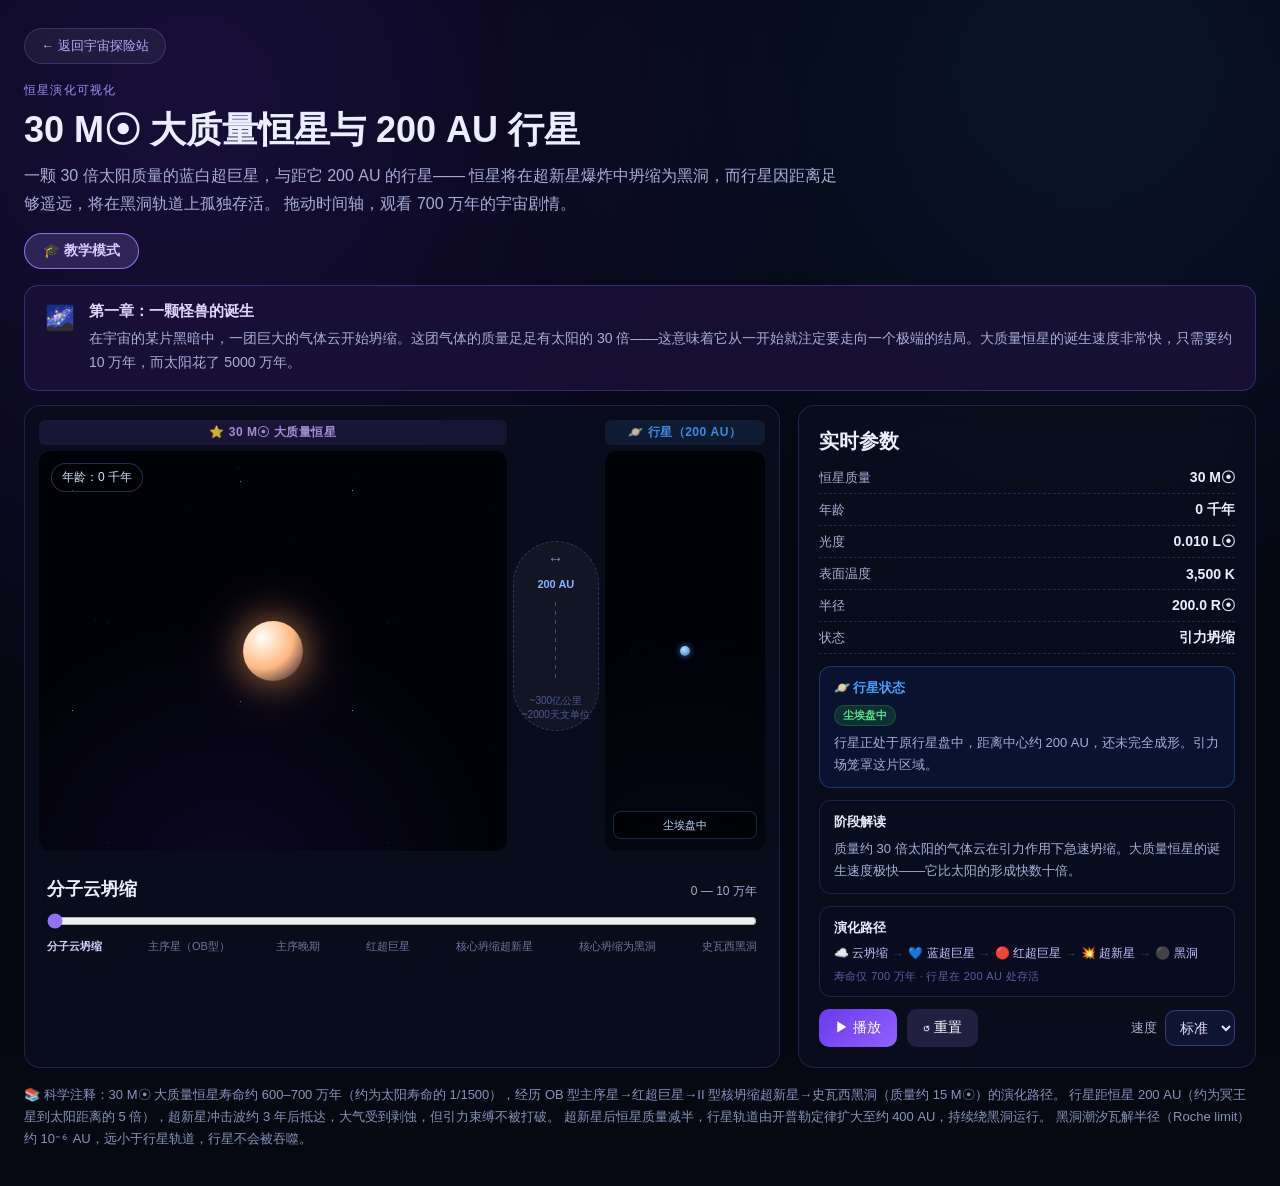
<file: star-30m-planet.html>
<!DOCTYPE html>
<html lang="zh-CN">
<head>
  <meta charset="UTF-8" />
  <meta name="viewport" content="width=device-width, initial-scale=1.0" />
  <title>30倍太阳质量恒星与行星的命运</title>
  <link rel="stylesheet" href="star-30m-planet.css" />
</head>
<body>

  <!-- ========== ENDING OVERLAY ========== -->
  <div id="endingOverlay" class="ending-overlay">
    <div class="ending-card">
      <div class="ending-icon">⚫🪐</div>
      <h2 class="ending-title">终章：黑洞 · 行星幸存</h2>
      <p class="ending-subtitle">恒星已死，但行星依然在轨道上运行</p>
      <div class="ending-body">
        <p>
          那颗蓝白色的巨星燃烧了 700 万年，最终在一声宇宙级别的爆炸中终结了自己的生命。<br/>
          它变成了一个黑洞，把 15 个太阳的质量压缩进一个直径只有 90 公里的奇点里。
        </p>
        <p>
          但 200 AU 之外的那颗行星——它活下来了。<br/>
          超新星的冲击波剥蚀了它的大气层，恒星质量的骤减让它的轨道扩大到约 400 AU，<br/>
          但它的岩石核心完好无损，继续在黑洞周围的轨道上漂行，
          就像什么都没发生过一样，只是……没有了星光。
        </p>
        <div class="ending-compare">
          <div class="ec-item">
            <div class="ec-label">⭐ 30 M☉ 大质量恒星</div>
            <div class="ec-val">寿命 <strong>约 700 万年</strong></div>
            <div class="ec-val">超新星 → <strong>史瓦西黑洞</strong></div>
            <div class="ec-result">⚫ 史瓦西半径 ~90 km</div>
          </div>
          <div class="ec-vs">VS</div>
          <div class="ec-item planet">
            <div class="ec-label">🪐 行星（200 AU 处）</div>
            <div class="ec-val">遭受冲击波 <strong>大气剥蚀</strong></div>
            <div class="ec-val">轨道扩大到 <strong>~400 AU</strong></div>
            <div class="ec-result">✅ 引力束缚完好，继续存活</div>
          </div>
        </div>
        <p class="ending-footnote">
          📐 物理注释：超新星后恒星质量减半（30M☉→~15M☉），由开普勒第三定律，
          行星轨道从 200 AU 扩大至约 400 AU（a_new = a_old × M_old/M_new）。
          黑洞的潮汐瓦解半径仅约 10⁻⁶ AU，远小于 400 AU——行星绝不会被黑洞「吸入」。
          此后行星将在黑洞引力束缚下运行数十亿年乃至万亿年。
        </p>
      </div>
      <button id="endingClose" class="ending-btn">↺ 返回时间轴</button>
    </div>
  </div>

  <main class="life-page">
    <a href="index.html" class="back-link">← 返回宇宙探险站</a>

    <header class="hero">
      <p class="hero-badge">恒星演化可视化</p>
      <h1>30 M☉ 大质量恒星与 200 AU 行星</h1>
      <p class="hero-desc">
        一颗 30 倍太阳质量的蓝白超巨星，与距它 200 AU 的行星——
        恒星将在超新星爆炸中坍缩为黑洞，而行星因距离足够遥远，将在黑洞轨道上孤独存活。
        拖动时间轴，观看 700 万年的宇宙剧情。
      </p>
      <div class="mode-toggles">
        <button id="teachBtn" class="mode-btn active" title="开启教学模式，每阶段显示讲解字幕">
          🎓 教学模式
        </button>
      </div>
    </header>

    <!-- Teaching caption bar -->
    <div id="teachBar" class="teach-bar">
      <div class="teach-icon" id="teachEmoji">🔭</div>
      <div class="teach-text">
        <strong id="teachTitle">分子云坍缩</strong>
        <p id="teachCaption">
          一团巨大的气体云在引力作用下迅速坍缩，这颗 30 倍太阳质量的恒星正在诞生。
        </p>
      </div>
    </div>

    <section class="sim-layout" id="simLayout">

      <!-- ======== STAR + PLANET SCENES ======== -->
      <div class="space-card">

        <div class="scenes-row" id="scenesRow">

          <!-- 恒星场景 -->
          <div class="star-scene-wrap">
            <div class="scene-label">⭐ 30 M☉ 大质量恒星</div>
            <div class="space-scene" id="spaceScene">
              <!-- Normal star visuals -->
              <div class="star-halo" id="starHalo"></div>
              <div class="star-core" id="starCore"></div>
              <!-- Black hole visuals -->
              <div class="gravitational-lens" id="gravLens" style="display:none"></div>
              <div class="accretion-disk" id="accretionDisk" style="display:none"></div>
              <div class="blackhole-core" id="blackholeCore" style="display:none"></div>
              <!-- Effects -->
              <div class="shockwave-ring" id="shockwaveRing"></div>
              <div class="supernova-flash" id="supernovaFlash"></div>
              <!-- Age tag -->
              <div class="age-tag" id="ageTag">年龄：0</div>
            </div>
          </div>

          <!-- 距离指示 -->
          <div style="display:flex; align-items:center; flex-direction:column; justify-content:center; padding: 0 6px; flex-shrink:0;">
            <div class="distance-bar" style="flex-direction:column; padding: 8px; min-width:60px; text-align:center;">
              <div style="font-size:16px; margin-bottom:4px;">↔</div>
              <div class="distance-label" style="font-size:11px; font-weight:700; color:#8ab0ff;">200 AU</div>
              <div style="height:80px; width:1px; background: repeating-linear-gradient(to bottom, rgba(140,160,255,0.4) 0px, rgba(140,160,255,0.4) 4px, transparent 4px, transparent 9px); margin: 6px auto;"></div>
              <div style="font-size:10px; color:rgba(140,160,255,0.5); line-height:1.4;">~300亿公里<br/>~2000天文单位</div>
            </div>
          </div>

          <!-- 行星场景 -->
          <div class="planet-scene-wrap">
            <div class="scene-label planet-label">🪐 行星（200 AU）</div>
            <div class="planet-space-scene" id="planetScene">
              <div class="planet-orbit-ring" id="planetOrbit"></div>
              <div class="planet-atmosphere" id="planetAtmo"></div>
              <div class="planet-body" id="planetBody"></div>
              <div class="planet-status-tag" id="planetStatusTag">稳定轨道</div>
            </div>
          </div>

        </div>

        <!-- Timeline -->
        <div class="timeline-wrap">
          <div class="timeline-header">
            <h2 id="stageTitle">分子云坍缩</h2>
            <span id="stageSpan">0 — 10 万年</span>
          </div>
          <input id="progress" type="range" min="0" max="1000" value="0" />
          <div class="timeline-stops" id="timelineStops"></div>
        </div>
      </div>

      <!-- ======== INFO PANEL ======== -->
      <aside class="info-card">
        <h3>实时参数</h3>
        <ul class="metrics">
          <li><span>恒星质量</span><strong>30 M☉</strong></li>
          <li><span>年龄</span><strong id="metricAge">—</strong></li>
          <li><span>光度</span><strong id="metricLum">—</strong></li>
          <li><span>表面温度</span><strong id="metricTemp">—</strong></li>
          <li><span>半径</span><strong id="metricRadius">—</strong></li>
          <li><span>状态</span><strong id="metricState">—</strong></li>
        </ul>

        <!-- Planet status -->
        <div class="planet-status-box">
          <h4>🪐 行星状态</h4>
          <div class="planet-status-indicator status-safe" id="planetIndicator">稳定轨道</div>
          <p id="planetDetail">行星在 200 AU 的原行星盘中形成，距离恒星足够远，引力束缚稳定。</p>
        </div>

        <div class="stage-note">
          <h4>阶段解读</h4>
          <p id="stageNote">一团巨大的气体云在引力作用下急速坍缩，这颗 30 倍太阳质量的恒星正在诞生。</p>
        </div>

        <!-- 演化路径 -->
        <div class="path-summary">
          <h4>演化路径</h4>
          <div class="path-steps">
            <span>☁️ 云坍缩</span>
            <span class="arrow">→</span>
            <span>💙 蓝超巨星</span>
            <span class="arrow">→</span>
            <span>🔴 红超巨星</span>
            <span class="arrow">→</span>
            <span>💥 超新星</span>
            <span class="arrow">→</span>
            <span>⚫ 黑洞</span>
          </div>
          <p class="path-note">寿命仅 700 万年 · 行星在 200 AU 处存活</p>
        </div>

        <div class="controls">
          <button id="playBtn">▶ 播放</button>
          <button id="resetBtn" class="ghost">↺ 重置</button>
          <label class="speed-select">
            速度
            <select id="speedSelect">
              <option value="0.5">慢速</option>
              <option value="1" selected>标准</option>
              <option value="2">快速</option>
              <option value="4">极快</option>
            </select>
          </label>
        </div>
      </aside>
    </section>

    <footer class="footnote">
      📚 科学注释：30 M☉ 大质量恒星寿命约 600–700 万年（约为太阳寿命的 1/1500），经历 OB 型主序星→红超巨星→II 型核坍缩超新星→史瓦西黑洞（质量约 15 M☉）的演化路径。
      行星距恒星 200 AU（约为冥王星到太阳距离的 5 倍），超新星冲击波约 3 年后抵达，大气受到剥蚀，但引力束缚不被打破。
      超新星后恒星质量减半，行星轨道由开普勒定律扩大至约 400 AU，持续绕黑洞运行。
      黑洞潮汐瓦解半径（Roche limit）约 10⁻⁶ AU，远小于行星轨道，行星不会被吞噬。
    </footer>
  </main>

  <script src="star-30m-planet.js"></script>
</body>
</html>
</file>
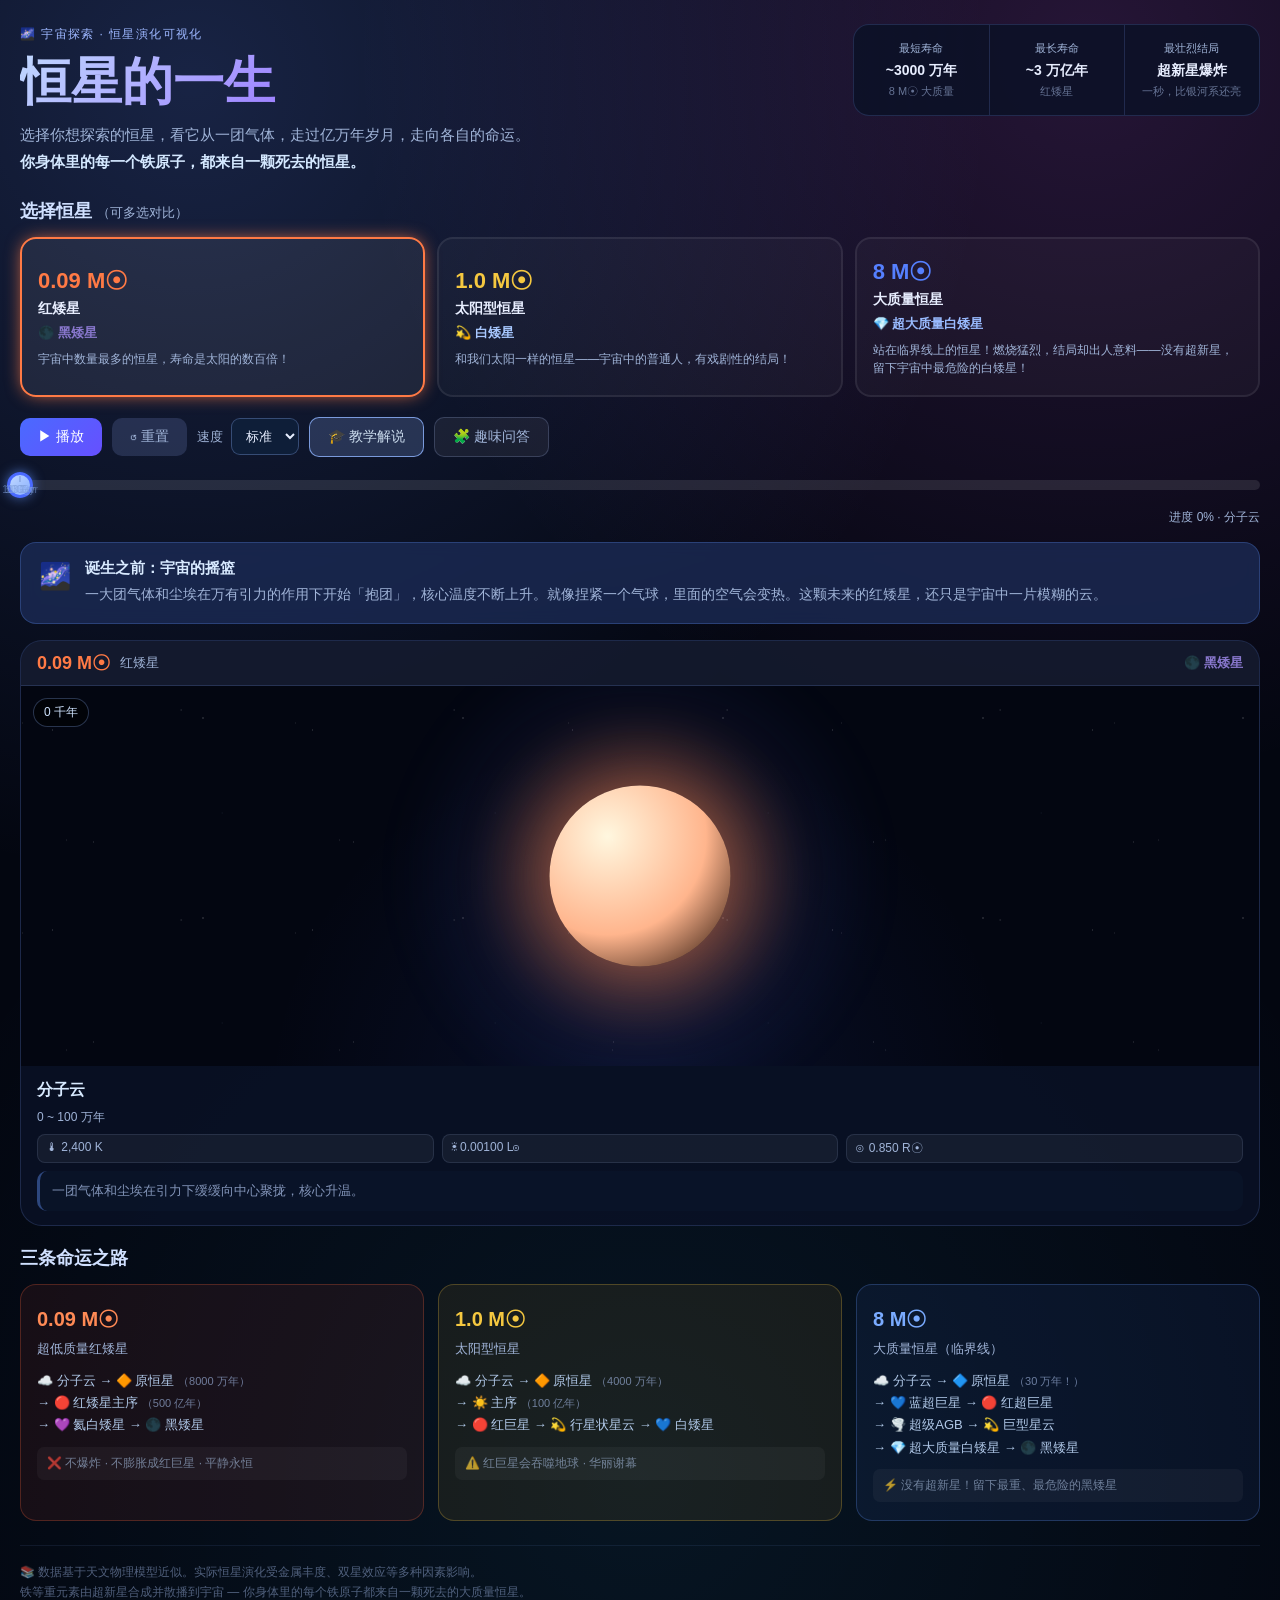
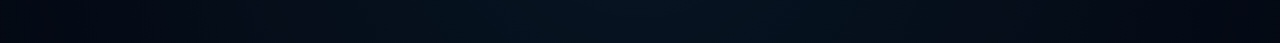
<file: star-compare.html>
<!DOCTYPE html>
<html lang="zh-CN">
<head>
  <meta charset="UTF-8" />
  <meta name="viewport" content="width=device-width, initial-scale=1.0" />
  <title>恒星的一生 · 宇宙探索</title>
  <link rel="stylesheet" href="star-compare.css" />
</head>
<body>

  <!-- ===== 超新星闪光层 ===== -->
  <div id="snFlash" class="sn-flash-overlay"></div>

  <!-- ===== 结局弹层 ===== -->
  <div id="endingOverlay" class="ending-overlay">
    <div class="ending-card">
      <div class="ending-glow"></div>
      <p class="ending-pre">🎬 演化终章</p>
      <h2 class="ending-title">终章</h2>
      <p class="ending-desc"></p>
      <div class="ending-badge" style="font-size:28px;margin:12px 0"></div>
      <p class="ending-note hidden" id="endingNote"></p>
      <div class="ending-facts">
        <div class="ef-item">🔴 0.09 M☉ 红矮星 → 🌑 黑矮星（3万亿年后）</div>
        <div class="ef-item">☀️ 1.0 M☉ 太阳 → 💙 白矮星（约115亿年）</div>
        <div class="ef-item">🔵 8 M☉ 大质量 → 💥 超新星 → 中子星（约95亿年）</div>
      </div>
      <button id="endingClose" class="ending-btn">↺ 继续探索</button>
    </div>
  </div>

  <!-- ===== MAIN ===== -->
  <main class="app-page">

    <!-- ===== HERO ===== -->
    <header class="hero">
      <div class="hero-inner">
        <div class="hero-text">
          <p class="hero-badge">🌌 宇宙探索 · 恒星演化可视化</p>
          <h1>恒星的一生</h1>
          <p class="hero-desc">
            选择你想探索的恒星，看它从一团气体，走过亿万年岁月，走向各自的命运。<br/>
            <strong>你身体里的每一个铁原子，都来自一颗死去的恒星。</strong>
          </p>
        </div>
        <div class="hero-stats">
          <div class="hs-item"><span>最短寿命</span><strong>~3000 万年</strong><em>8 M☉ 大质量</em></div>
          <div class="hs-sep"></div>
          <div class="hs-item"><span>最长寿命</span><strong>~3 万亿年</strong><em>红矮星</em></div>
          <div class="hs-sep"></div>
          <div class="hs-item"><span>最壮烈结局</span><strong>超新星爆炸</strong><em>一秒，比银河系还亮</em></div>
        </div>
      </div>
    </header>

    <!-- ===== 星种选择器 ===== -->
    <section class="selector-section">
      <h2 class="section-title">选择恒星 <span class="hint">（可多选对比）</span></h2>
      <div class="star-selector" id="starSelector">
        <!-- JS 填充 -->
      </div>
    </section>

    <!-- ===== 控制栏 ===== -->
    <div class="control-bar">
      <button id="playBtn" class="ctrl-btn primary">▶ 播放</button>
      <button id="resetBtn" class="ctrl-btn ghost">↺ 重置</button>
      <label class="ctrl-label">
        速度
        <select id="speedSelect" class="ctrl-select">
          <option value="0.4">慢速</option>
          <option value="1" selected>标准</option>
          <option value="2">快速</option>
          <option value="4">极速</option>
        </select>
      </label>
      <button id="teachToggle" class="ctrl-btn mode active">🎓 教学解说</button>
      <button id="quizToggle"  class="ctrl-btn mode">🧩 趣味问答</button>
    </div>

    <!-- ===== 进度条 ===== -->
    <div class="progress-section">
      <div class="progress-track" id="progressTrack">
        <div class="progress-rail">
          <div class="progress-fill" id="progressFill"></div>
        </div>
        <div class="progress-thumb" id="progressThumb"></div>
        <input type="range" id="progressBar" min="0" max="1000" value="0" class="progress-input" />
        <div class="milestone-bar" id="milestoneBar"></div>
      </div>
      <div class="stage-label" id="stageLabel">进度 0% · 分子云</div>
    </div>

    <!-- ===== 教学解说栏 ===== -->
    <div id="teachBar" class="teach-bar">
      <div class="teach-emoji" id="teachEmoji">🌌</div>
      <div class="teach-content">
        <strong id="teachTitle">分子云核心阶段</strong>
        <p id="teachCaption">选择恒星并点击播放，开始探索恒星的一生！</p>
      </div>
    </div>

    <!-- ===== 星体展示区 ===== -->
    <section class="stars-section">
      <div class="stars-grid" id="starsGrid">
        <!-- StarWidget 动态插入 -->
      </div>
    </section>

    <!-- ===== 问答面板 ===== -->
    <section class="quiz-section hidden" id="quizPanel">
      <div id="quizSection"></div>
    </section>

    <!-- ===== 演化路径对比 ===== -->
    <section class="path-section">
      <h2 class="section-title">三条命运之路</h2>
      <div class="path-cards">
        <div class="path-card red">
          <div class="pc-mass">0.09 M☉</div>
          <div class="pc-name">超低质量红矮星</div>
          <div class="pc-path">
            ☁️ 分子云 → 🔶 原恒星 <em>（8000 万年）</em><br/>
            → 🔴 红矮星主序 <em>（500 亿年）</em><br/>
            → 💜 氦白矮星 → 🌑 黑矮星
          </div>
          <div class="pc-note">❌ 不爆炸 · 不膨胀成红巨星 · 平静永恒</div>
        </div>
        <div class="path-card sun">
          <div class="pc-mass">1.0 M☉</div>
          <div class="pc-name">太阳型恒星</div>
          <div class="pc-path">
            ☁️ 分子云 → 🔶 原恒星 <em>（4000 万年）</em><br/>
            → ☀️ 主序 <em>（100 亿年）</em><br/>
            → 🔴 红巨星 → 💫 行星状星云 → 💙 白矮星
          </div>
          <div class="pc-note">⚠️ 红巨星会吞噬地球 · 华丽谢幕</div>
        </div>
        <div class="path-card blue">
          <div class="pc-mass">8 M☉</div>
          <div class="pc-name">大质量恒星（临界线）</div>
          <div class="pc-path">
            ☁️ 分子云 → 🔷 原恒星 <em>（30 万年！）</em><br/>
            → 💙 蓝超巨星 → 🔴 红超巨星<br/>
            → 🌪️ 超级AGB → 💫 巨型星云<br/>
            → 💎 超大质量白矮星 → 🌑 黑矮星
          </div>
          <div class="pc-note">⚡ 没有超新星！留下最重、最危险的黑矮星</div>
        </div>
      </div>
    </section>

    <footer class="app-footer">
      📚 数据基于天文物理模型近似。实际恒星演化受金属丰度、双星效应等多种因素影响。<br/>
      铁等重元素由超新星合成并散播到宇宙 — 你身体里的每个铁原子都来自一颗死去的大质量恒星。
    </footer>

  </main>

  <script src="star-data.js"></script>
  <script src="star-engine.js"></script>
</body>
</html>
</file>
<file: star-universe.css>
:root {
  --bg: #030614;
  --panel: rgba(10, 16, 40, 0.62);
  --panel-strong: rgba(10, 18, 48, 0.82);
  --border: rgba(160, 190, 255, 0.18);
  --text: #edf2ff;
  --sub: #9db0d8;
  --muted: rgba(157, 176, 216, 0.62);
  --accent: #7ca4ff;
  --c: #7ca4ff;
  --radius-lg: 28px;
  --radius-md: 18px;
  --shadow: 0 24px 80px rgba(0, 0, 0, 0.35);
}

* { box-sizing: border-box; }
html, body { margin: 0; padding: 0; }
body {
  min-height: 100vh;
  font-family: -apple-system, BlinkMacSystemFont, "Segoe UI", "PingFang SC", sans-serif;
  background: radial-gradient(circle at top, #08132f 0%, #030614 50%, #01030a 100%);
  color: var(--text);
  overflow-x: hidden;
}

.cosmos-bg {
  position: fixed;
  inset: 0;
  overflow: hidden;
  pointer-events: none;
}

.nebula {
  position: absolute;
  border-radius: 999px;
  filter: blur(60px);
  opacity: 0.35;
}

.nebula-a {
  width: 42vw;
  height: 42vw;
  left: -10vw;
  top: -8vw;
  background: radial-gradient(circle, rgba(90, 120, 255, 0.55), transparent 70%);
}

.nebula-b {
  width: 36vw;
  height: 36vw;
  right: -8vw;
  top: 6vh;
  background: radial-gradient(circle, rgba(194, 96, 255, 0.38), transparent 72%);
}

.nebula-c {
  width: 50vw;
  height: 28vw;
  left: 24vw;
  bottom: -12vw;
  background: radial-gradient(circle, rgba(66, 214, 255, 0.22), transparent 72%);
}

.stars-layer {
  position: absolute;
  inset: 0;
}

.star-pixel {
  position: absolute;
  border-radius: 50%;
  background: #fff;
  animation: twinkle var(--dur, 4s) ease-in-out infinite;
}

@keyframes twinkle {
  0%, 100% { opacity: var(--op, 0.45); transform: scale(1); }
  50% { opacity: 0.08; transform: scale(0.55); }
}

.global-flash {
  position: fixed;
  inset: 0;
  pointer-events: none;
  background: radial-gradient(circle at center, rgba(255, 248, 220, 0.92) 0%, rgba(255, 190, 90, 0.35) 28%, transparent 68%);
  opacity: 0;
  transition: opacity 0.12s ease;
  z-index: 50;
}

/* 终章弹层 */
.ending-overlay {
  position: fixed;
  inset: 0;
  z-index: 140;
  display: none;
  align-items: center;
  justify-content: center;
  background: rgba(1, 3, 10, 0.74);
  backdrop-filter: blur(8px);
  padding: 20px;
}

.ending-overlay.visible { display: flex; }

.ending-card {
  width: min(760px, 96vw);
  background: linear-gradient(180deg, rgba(20,30,70,0.95), rgba(10,16,40,0.95));
  border: 1px solid rgba(180,205,255,0.26);
  border-radius: 24px;
  box-shadow: 0 24px 100px rgba(0,0,0,0.55);
  padding: 30px 28px;
  position: relative;
  overflow: hidden;
}

.ending-glow {
  position: absolute;
  width: 320px;
  height: 320px;
  border-radius: 50%;
  left: 50%;
  top: -180px;
  transform: translateX(-50%);
  background: radial-gradient(circle, rgba(160,190,255,0.25), transparent 68%);
  pointer-events: none;
}

.ending-pre {
  margin: 0 0 10px;
  color: #9ab7ff;
  font-size: 12px;
  letter-spacing: 1.3px;
  text-transform: uppercase;
}

.ending-title {
  margin: 0 0 10px;
  font-size: clamp(28px, 4vw, 42px);
  line-height: 1.15;
}

.ending-desc {
  margin: 0;
  color: #c3d4f8;
  line-height: 1.75;
  font-size: 15px;
}

.ending-badge {
  margin-top: 14px;
  display: inline-flex;
  align-items: center;
  gap: 8px;
  padding: 8px 14px;
  border-radius: 999px;
  border: 1px solid rgba(180,205,255,0.3);
  background: rgba(255,255,255,0.06);
  font-weight: 800;
  font-size: 16px;
}

.ending-note {
  margin: 14px 0 0;
  color: #9db3de;
  line-height: 1.7;
  font-size: 13px;
}

.ending-btn {
  margin-top: 18px;
  border: 1px solid rgba(180,205,255,0.28);
  border-radius: 12px;
  padding: 10px 14px;
  color: #eaf2ff;
  background: linear-gradient(135deg, #4f75ff, #8363ff);
  cursor: pointer;
}

.ending-btn:hover { transform: translateY(-1px); }

.page-shell {
  position: relative;
  z-index: 1;
  width: min(1600px, calc(100vw - 24px));
  margin: 0 auto;
  padding: 12px 0 24px;
}

.one-screen-layout {
  min-height: 100vh;
}

.glass-panel {
  background: linear-gradient(180deg, rgba(14, 22, 54, 0.82), rgba(8, 14, 34, 0.78));
  border: 1px solid var(--border);
  border-radius: var(--radius-lg);
  backdrop-filter: blur(18px);
  box-shadow: var(--shadow);
}

.hero {
  display: grid;
  grid-template-columns: 1.45fr 0.85fr;
  gap: 18px;
  padding: 22px 24px 18px;
  margin-bottom: 12px;
}

.compact-hero .hero-badge,
.compact-hero .eyebrow {
  margin-bottom: 8px;
}


.hero-badge,
.eyebrow {
  font-size: 12px;
  letter-spacing: 1.5px;
  text-transform: uppercase;
  color: #9ab7ff;
  margin: 0 0 12px;
}

.hero h1 {
  margin: 0 0 10px;
  font-size: clamp(28px, 4vw, 46px);
  line-height: 1.05;
  background: linear-gradient(135deg, #f6f9ff 0%, #9fc0ff 30%, #d493ff 65%, #ffd7aa 100%);
  -webkit-background-clip: text;
  -webkit-text-fill-color: transparent;
}

.hero p {
  margin: 0;
  color: var(--sub);
  line-height: 1.55;
  font-size: 14px;
  max-width: 820px;
}

.hero p strong { color: #eaf1ff; }

.hero-stats {
  display: grid;
  gap: 8px;
}

.hero-stat {
  padding: 10px 12px;
  border-radius: 16px;
  background: rgba(255, 255, 255, 0.04);
  border: 1px solid rgba(180, 205, 255, 0.12);
}

.hero-stat span {
  display: block;
  color: var(--muted);
  font-size: 11px;
  margin-bottom: 6px;
}

.hero-stat strong {
  display: block;
  font-size: 20px;
  margin-bottom: 4px;
}

.hero-stat em {
  font-style: normal;
  color: var(--sub);
  font-size: 13px;
}

.selector-wrap,
.control-wrap,
.stage-wrap,
.teach-wrap,
.quiz-wrap,
.focus-card,
.scale-card {
  padding: 14px 16px;
}

.control-wrap {
  padding: 12px 16px;
  background: linear-gradient(180deg, rgba(16, 24, 56, 0.86), rgba(8, 14, 36, 0.82));
}

.stage-wrap {
  position: relative;
  overflow: hidden;
  background:
    radial-gradient(circle at top center, rgba(124, 164, 255, 0.14), transparent 34%),
    linear-gradient(180deg, rgba(15, 23, 58, 0.92), rgba(7, 12, 30, 0.88));
}

.stage-wrap::before {
  content: "";
  position: absolute;
  inset: 0;
  pointer-events: none;
  background:
    linear-gradient(180deg, rgba(255,255,255,0.05), transparent 22%),
    radial-gradient(circle at 50% 0%, rgba(168, 198, 255, 0.12), transparent 36%);
  opacity: 0.95;
}

.stage-wrap > * {
  position: relative;
  z-index: 1;
}

.selector-wrap,
.control-wrap,
.insight-grid,
.stage-wrap,
.teach-wrap,
.quiz-wrap {
  margin-bottom: 8px;
}

.section-head {
  display: flex;
  align-items: flex-end;
  justify-content: space-between;
  gap: 20px;
  margin-bottom: 16px;
}

.section-head.compact { align-items: center; }

.section-head h2 {
  margin: 0;
  font-size: 24px;
}

.selector-actions {
  display: flex;
  gap: 10px;
}

.inline-actions {
  margin-left: auto;
  flex-wrap: wrap;
}

.mini-btn,
.action-btn,
.selector-chip {
  border: 1px solid rgba(180, 205, 255, 0.16);
  background: rgba(255, 255, 255, 0.05);
  color: var(--text);
  cursor: pointer;
  transition: transform 0.18s ease, background 0.18s ease, border-color 0.18s ease, box-shadow 0.18s ease;
}

.mini-btn:hover,
.action-btn:hover,
.selector-chip:hover { transform: translateY(-1px); }

.mini-btn {
  padding: 10px 14px;
  border-radius: 999px;
  font-size: 13px;
}

.selector-grid {
  display: grid;
  grid-template-columns: repeat(6, minmax(0, 1fr));
  gap: 8px;
}

/* ---- 新版大图标选择器卡片 ---- */
.selector-chip {
  padding: 12px 8px 10px;
  border-radius: 18px;
  text-align: center;
  position: relative;
  display: flex;
  flex-direction: column;
  align-items: center;
  gap: 4px;
  transition: transform 0.2s ease, box-shadow 0.2s ease, background 0.2s ease, border-color 0.2s ease;
  min-height: 88px;
}

.selector-chip:hover {
  transform: translateY(-3px) scale(1.04);
  box-shadow: 0 8px 24px rgba(0,0,0,0.3);
}

.chip-emoji {
  font-size: 28px;
  line-height: 1;
  margin-bottom: 2px;
  filter: drop-shadow(0 0 6px rgba(255,255,255,0.3));
  transition: transform 0.2s ease, filter 0.2s ease;
}

.selector-chip:hover .chip-emoji {
  transform: scale(1.15);
  filter: drop-shadow(0 0 10px var(--chip-color, #8fb5ff));
}

.chip-name {
  font-size: 13px;
  font-weight: 800;
  color: #edf2ff;
  letter-spacing: 0.3px;
}

.chip-fate {
  font-size: 10px;
  font-weight: 600;
  opacity: 0.85;
  line-height: 1.2;
}

.chip-check {
  position: absolute;
  top: 6px;
  right: 7px;
  font-size: 10px;
  font-weight: 900;
  color: var(--chip-color, #8fb5ff);
  background: rgba(0,0,0,0.4);
  border-radius: 50%;
  width: 16px;
  height: 16px;
  display: flex;
  align-items: center;
  justify-content: center;
}

.selector-chip.active {
  border-color: var(--chip-color, #8fb5ff);
  box-shadow: 0 0 0 1px var(--chip-color, #8fb5ff), 0 0 20px rgba(122, 164, 255, 0.25), inset 0 0 14px rgba(255,255,255,0.05);
  background: linear-gradient(180deg, rgba(255,255,255,0.1), rgba(255,255,255,0.04));
}

.selector-chip.active .chip-emoji {
  filter: drop-shadow(0 0 8px var(--chip-color, #8fb5ff));
}

.selector-chip.focused {
  outline: 2px solid rgba(255, 255, 255, 0.35);
  outline-offset: 1px;
}

/* 旧样式保留向后兼容 */
.selector-chip .mass { display: none; }
.selector-chip .name { display: none; }
.selector-chip .fate { display: none; }
.selector-chip .summary { display: none; }

/* 分组选择器样式 */
.selector-group {
  margin-bottom: 16px;
}

.selector-group.collapsed .group-grid {
  display: none;
}

.group-head {
  display: flex;
  align-items: center;
  justify-content: space-between;
  margin-bottom: 10px;
}

.group-label {
  font-size: 13px;
  font-weight: 600;
  color: #8aa8d8;
}

.group-toggle {
  font-size: 11px;
  padding: 2px 8px;
  background: rgba(255,255,255,0.06);
  border: 1px solid rgba(180,200,255,0.12);
  border-radius: 4px;
  color: #9cb8e8;
  cursor: pointer;
}

.group-toggle:hover {
  background: rgba(255,255,255,0.12);
}

.group-grid {
  display: grid;
  grid-template-columns: repeat(auto-fill, minmax(140px, 1fr));
  gap: 8px;
}

.control-row.top {
  display: flex;
  align-items: center;
  gap: 10px;
  flex-wrap: wrap;
}

.action-btn {
  padding: 10px 14px;
  border-radius: 12px;
  font-size: 14px;
}

.action-btn.primary {
  background: linear-gradient(135deg, #4f75ff, #8363ff);
  border-color: transparent;
}

.action-btn.ghost {
  color: var(--sub);
  background: rgba(255, 255, 255, 0.04);
}

.action-btn.active {
  color: #eef4ff;
  border-color: rgba(154, 183, 255, 0.36);
  background: linear-gradient(135deg, rgba(79, 117, 255, 0.24), rgba(131, 99, 255, 0.2));
  box-shadow: 0 10px 30px rgba(82, 115, 255, 0.22);
}

.action-btn.muted {
  color: #b8c7e8;
  border-color: rgba(180, 205, 255, 0.18);
  background: rgba(255, 255, 255, 0.04);
  box-shadow: none;
}

.action-btn.disabled {
  opacity: 0.55;
  cursor: not-allowed;
}

.speed-box {
  display: flex;
  align-items: center;
  gap: 10px;
  font-size: 13px;
  color: var(--sub);
}

.speed-box select {
  padding: 10px 12px;
  border-radius: 12px;
  background: rgba(0, 0, 0, 0.28);
  color: var(--text);
  border: 1px solid rgba(180, 205, 255, 0.18);
}

.progress-wrap {
  border: 1px solid rgba(180, 205, 255, 0.14);
  border-radius: 18px;
  background: linear-gradient(180deg, rgba(255,255,255,0.06), rgba(255,255,255,0.03));
  box-shadow: inset 0 1px 0 rgba(255,255,255,0.05);
  padding: 12px 14px 10px;
}

.stage-topbar {
  margin-bottom: 12px;
}

.stage-progress-wrap {
  background:
    radial-gradient(circle at 50% 0%, rgba(124, 164, 255, 0.16), transparent 52%),
    linear-gradient(180deg, rgba(17, 28, 68, 0.94), rgba(10, 17, 40, 0.9));
  border-color: rgba(163, 192, 255, 0.2);
  box-shadow: 0 18px 40px rgba(3, 6, 20, 0.32), inset 0 1px 0 rgba(255,255,255,0.06);
}

.stage-progress-head {
  display: flex;
  align-items: center;
  justify-content: space-between;
  gap: 14px;
  margin-bottom: 10px;
  font-size: 12px;
}

.stage-progress-title {
  color: #eef4ff;
  font-weight: 700;
  letter-spacing: 0.6px;
}

.stage-progress-order {
  color: #9ab7ff;
  text-align: right;
}

.progress-wrap input[type="range"] {
  width: 100%;
  accent-color: #7ca4ff;
}

.progress-labels {
  display: flex;
  justify-content: space-between;
  align-items: center;
  gap: 12px;
  font-size: 12px;
  color: var(--muted);
  margin-top: 8px;
}

#progressText {
  font-size: 13px;
  font-weight: 800;
  color: #eef4ff;
}

.insight-grid {
  display: grid;
  grid-template-columns: 1fr 1fr;
  gap: 8px;
}

#focusSummary h3,
#focusSummary p,
#focusSummary ul { margin: 0; }
#focusSummary h3 { font-size: 18px; margin-bottom: 4px; }
#focusSummary p { color: var(--sub); line-height: 1.5; font-size: 12px; }
#focusSummary .focus-meta { display: flex; gap: 6px; flex-wrap: wrap; margin: 8px 0; }
#focusSummary .focus-pill {
  padding: 4px 8px;
  border-radius: 999px;
  background: rgba(255, 255, 255, 0.05);
  border: 1px solid rgba(180, 205, 255, 0.14);
  font-size: 10px;
}

.scale-rules {
  display: grid;
  gap: 10px;
}

.scale-rules div {
  padding: 10px 12px;
  border-radius: 14px;
  background: rgba(255,255,255,0.04);
  border: 1px solid rgba(180,205,255,0.1);
}

.scale-rules strong {
  display: block;
  font-size: 14px;
  margin-bottom: 4px;
}

.scale-rules span {
  display: block;
  font-size: 12px;
  color: var(--sub);
  line-height: 1.55;
}

.selection-hint {
  color: var(--sub);
  font-size: 13px;
  text-align: right;
}

.stage-grid {
  display: grid;
  gap: 8px;
  align-items: stretch;
}

.stage-card {
  border-radius: 20px;
  overflow: hidden;
  border: 1px solid rgba(180,205,255,0.14);
  background:
    linear-gradient(180deg, rgba(18, 28, 64, 0.94), rgba(7, 12, 28, 0.94));
  min-height: 0;
  box-shadow: inset 0 1px 0 rgba(255,255,255,0.05), 0 18px 36px rgba(0, 0, 0, 0.16);
}

.stage-card.focused {
  border-color: rgba(170, 198, 255, 0.34);
  box-shadow: 0 0 0 1px rgba(255,255,255,0.12), 0 0 36px rgba(124,164,255,0.22), 0 20px 42px rgba(16, 24, 56, 0.34);
}

.stage-card-header {
  display: flex;
  align-items: center;
  gap: 8px;
  padding: 10px 12px;
  background: linear-gradient(180deg, rgba(255,255,255,0.06), rgba(255,255,255,0.03));
  border-bottom: 1px solid rgba(180,205,255,0.08);
}

.stage-card-header .mass {
  font-size: 16px;
  font-weight: 900;
  color: var(--accent-color, #8fb5ff);
}

.stage-card-header .name {
  font-size: 12px;
  color: var(--sub);
}

.stage-card-header .fate {
  margin-left: auto;
  font-size: 10px;
  font-weight: 700;
  color: var(--accent-color, #8fb5ff);
}

.stage-visual {
  position: relative;
  min-height: 188px;
  overflow: hidden;
  background:
    radial-gradient(circle at 50% 110%, rgba(74, 106, 255, 0.18), transparent 42%),
    radial-gradient(circle at 50% 50%, rgba(255, 255, 255, 0.05), transparent 60%),
    linear-gradient(180deg, #040817, #030611 72%);
}

.stage-visual::before,
.stage-visual::after {
  content: "";
  position: absolute;
  inset: 0;
  pointer-events: none;
  background-image:
    radial-gradient(1.2px 1.2px at 12% 22%, rgba(255,255,255,0.82), transparent 60%),
    radial-gradient(1px 1px at 72% 16%, rgba(255,255,255,0.7), transparent 60%),
    radial-gradient(1.2px 1.2px at 78% 68%, rgba(180,205,255,0.58), transparent 60%),
    radial-gradient(1px 1px at 20% 70%, rgba(255,240,220,0.44), transparent 60%),
    radial-gradient(1.1px 1.1px at 58% 40%, rgba(255,255,255,0.52), transparent 60%);
  background-size: 260px 200px;
  opacity: 0.9;
}

.stage-visual::after {
  transform: scale(1.04);
  filter: blur(0.35px);
  opacity: 0.45;
}

.star-halo,
.star-halo-outer,
.star-core {
  position: absolute;
  left: 50%;
  top: 50%;
  transform: translate(-50%, -50%);
  border-radius: 50%;
  transition: width 180ms linear, height 180ms linear, background 180ms linear, box-shadow 180ms linear, opacity 180ms linear;
}

.star-halo { filter: blur(26px); opacity: 0.75; }
.star-halo-outer { filter: blur(42px); opacity: 0.35; }
.star-core {
  z-index: 2;
  overflow: visible;
}

.star-core::before {
  content: "";
  position: absolute;
  inset: 10%;
  border-radius: 50%;
  background: linear-gradient(145deg, rgba(255,255,255,0.2), transparent 65%);
  pointer-events: none;
}

.star-age,
.stage-badge {
  position: absolute;
  z-index: 3;
  padding: 4px 8px;
  border-radius: 999px;
  border: 1px solid rgba(180,205,255,0.18);
  background: rgba(0,0,0,0.38);
  backdrop-filter: blur(10px);
  font-size: 10px;
}

.star-age { top: 14px; left: 14px; color: #d6e6ff; }
.stage-badge { bottom: 14px; left: 50%; transform: translateX(-50%); }

.black-hole-ring,
.black-hole-disk,
.pisn-ring,
.supernova-ring {
  position: absolute;
  left: 50%;
  top: 50%;
  transform: translate(-50%, -50%);
  pointer-events: none;
}

.black-hole-ring {
  border-radius: 50%;
  border: 1.5px solid rgba(196, 210, 255, 0.38);
  box-shadow: 0 0 24px rgba(125, 150, 255, 0.14);
  opacity: 0;
}

.black-hole-disk {
  border-radius: 50%;
  background: linear-gradient(90deg, rgba(95,120,255,0.06) 0%, rgba(255,205,125,0.85) 18%, rgba(255,255,255,0.95) 50%, rgba(255,205,125,0.85) 82%, rgba(95,120,255,0.06) 100%);
  filter: blur(1px);
  opacity: 0;
}

.pisn-ring.active,
.supernova-ring.active {
  animation: ringExpand 1.1s ease-out forwards;
}

@keyframes ringExpand {
  from { transform: translate(-50%, -50%) scale(0.45); opacity: 0.9; }
  to { transform: translate(-50%, -50%) scale(4.6); opacity: 0; }
}

.info-grid {
  display: grid;
  grid-template-columns: repeat(2, minmax(0, 1fr));
  gap: 6px;
  padding: 8px 10px 10px;
}

.info-item,
.note-box {
  padding: 6px 8px;
  border-radius: 10px;
  background: rgba(255,255,255,0.04);
  border: 1px solid rgba(180,205,255,0.1);
}

.info-item label {
  display: block;
  font-size: 9px;
  letter-spacing: 0.8px;
  text-transform: uppercase;
  color: var(--muted);
  margin-bottom: 4px;
}

.info-item strong {
  display: block;
  font-size: 11px;
}

.note-box {
  grid-column: 1 / -1;
  color: var(--sub);
  line-height: 1.4;
  font-size: 11px;
}

.teach-box {
  display: flex;
  gap: 14px;
  align-items: flex-start;
}

.teach-emoji {
  font-size: 28px;
  line-height: 1;
}

.teach-box h3 {
  margin: 0 0 4px;
  font-size: 18px;
}

.teach-box p {
  margin: 0;
  color: var(--sub);
  line-height: 1.55;
  font-size: 13px;
}

.quiz-wrap.hidden { display: none; }

.quiz-title {
  margin: 0 0 12px;
  font-size: 20px;
}

.quiz-item {
  border: 1px solid rgba(180,205,255,0.16);
  background: rgba(255,255,255,0.04);
  border-radius: 14px;
  padding: 12px;
  margin-bottom: 10px;
}

.qi-q {
  font-size: 14px;
  color: #d9e8ff;
  line-height: 1.6;
  margin-bottom: 8px;
}

.qi-btn {
  border: 1px solid rgba(180,205,255,0.26);
  background: rgba(124,164,255,0.18);
  color: #eaf2ff;
  border-radius: 10px;
  padding: 6px 10px;
  cursor: pointer;
}

.qi-a {
  margin-top: 8px;
  font-size: 13px;
  color: #a9c0ef;
  line-height: 1.65;
}

.qi-a.hidden { display: none; }

.quiz-empty {
  color: var(--sub);
  font-size: 13px;
}


.footer-note {
  color: rgba(157,176,216,0.58);
  font-size: 12px;
  text-align: center;
  line-height: 1.7;
  padding: 8px 0 12px;
}

.page-link {
  display: inline-block;
  color: #7ca4ff;
  font-size: 13px;
  text-decoration: none;
  padding: 6px 14px;
  border-radius: 999px;
  border: 1px solid rgba(124, 164, 255, 0.28);
  background: rgba(124, 164, 255, 0.06);
  transition: background 0.18s, color 0.18s;
}
.page-link:hover {
  background: rgba(124, 164, 255, 0.15);
  color: #c0d8ff;
}

/* ===== 入口卡片 ===== */
.portal-card {
  display: flex;
  flex-direction: column;
  padding: 24px;
  background: var(--panel-strong);
  border: 1px solid var(--border);
  border-radius: 20px;
  text-decoration: none;
  color: inherit;
  transition: all 0.25s ease;
  position: relative;
  overflow: hidden;
}

.portal-card::before {
  content: "";
  position: absolute;
  inset: 0;
  background: radial-gradient(circle at 0% 0%, rgba(124, 164, 255, 0.15) 0%, transparent 60%);
  pointer-events: none;
}

.portal-card:hover {
  transform: translateY(-4px);
  border-color: var(--c, var(--accent));
  box-shadow: 0 16px 40px rgba(0, 0, 0, 0.35), 0 0 0 1px var(--c, var(--accent));
}

.portal-card .pc-icon {
  font-size: 32px;
  margin-bottom: 12px;
  letter-spacing: 4px;
}

.portal-card .pc-title {
  font-size: 20px;
  font-weight: 800;
  color: var(--c, #7ca4ff);
  margin-bottom: 8px;
}

.portal-card .pc-desc {
  font-size: 14px;
  color: var(--sub);
  line-height: 1.6;
  margin-bottom: 14px;
  flex: 1;
}

.portal-card .pc-tags {
  display: flex;
  gap: 8px;
  flex-wrap: wrap;
}

.portal-card .pc-tag {
  font-size: 11px;
  font-weight: 600;
  padding: 4px 10px;
  border-radius: 999px;
  background: rgba(124, 164, 255, 0.12);
  color: var(--c, #a0c0ff);
  border: 1px solid rgba(124, 164, 255, 0.2);
}

@media (max-width: 1380px) {
  .selector-grid { grid-template-columns: repeat(3, minmax(0, 1fr)); }
  .hero,
  .insight-grid { grid-template-columns: 1fr; }
  .stage-progress-head { flex-direction: column; align-items: flex-start; }
}

@media (max-width: 1180px) {
  .selector-grid { grid-template-columns: repeat(2, minmax(0, 1fr)); }
  .inline-actions { margin-left: 0; }
}

@media (max-width: 720px) {
  .page-shell { width: min(100vw - 16px, 1440px); }
  .hero,
  .selector-wrap,
  .control-wrap,
  .stage-wrap,
  .teach-wrap,
  .quiz-wrap,
  .focus-card,
  .scale-card { padding: 14px; }
  .selector-grid { grid-template-columns: repeat(2, minmax(0, 1fr)); }
  .info-grid { grid-template-columns: 1fr; }
  .section-head { flex-direction: column; align-items: flex-start; }
  .selection-hint { text-align: left; }
  .stage-visual { min-height: 160px; }
  .stage-progress-head,
  .progress-labels { flex-direction: column; align-items: flex-start; }
  .compact-insight,
  .footer-note { display: none; }
}

/* ===========================================
   AURORA UNIVERSE — 极光浮夸视觉升级
   =========================================== */

/* -- 极光流光层 -- */
.aurora-a,
.aurora-b {
  position: absolute;
  border-radius: 999px;
  filter: blur(90px);
  pointer-events: none;
  will-change: transform, opacity;
}

.aurora-a {
  width: 80vw;
  height: 38vw;
  top: -12vw;
  left: -18vw;
  background: linear-gradient(120deg,
    rgba(120, 80, 255, 0.28) 0%,
    rgba(0, 220, 255, 0.22) 40%,
    rgba(80, 255, 160, 0.14) 70%,
    transparent 100%);
  animation: auroraA 22s ease-in-out infinite alternate;
}

.aurora-b {
  width: 70vw;
  height: 30vw;
  bottom: -8vw;
  right: -14vw;
  background: linear-gradient(240deg,
    rgba(255, 80, 180, 0.22) 0%,
    rgba(80, 120, 255, 0.25) 38%,
    rgba(0, 200, 255, 0.16) 68%,
    transparent 100%);
  animation: auroraB 28s ease-in-out infinite alternate;
}

@keyframes auroraA {
  0%   { transform: translateY(0) translateX(0) scaleX(1); opacity: 0.7; }
  33%  { transform: translateY(3vw) translateX(5vw) scaleX(1.08); opacity: 1; }
  66%  { transform: translateY(-2vw) translateX(2vw) scaleX(0.95); opacity: 0.8; }
  100% { transform: translateY(4vw) translateX(-4vw) scaleX(1.05); opacity: 0.9; }
}

@keyframes auroraB {
  0%   { transform: translateY(0) translateX(0) scaleX(1); opacity: 0.65; }
  40%  { transform: translateY(-4vw) translateX(-5vw) scaleX(1.1); opacity: 0.9; }
  70%  { transform: translateY(3vw) translateX(2vw) scaleX(0.92); opacity: 0.75; }
  100% { transform: translateY(-2vw) translateX(6vw) scaleX(1.06); opacity: 1; }
}

/* -- Hero h1 七彩流光动态渐变 -- */
.hero h1 {
  background: linear-gradient(90deg,
    #f6f9ff 0%, #9fc0ff 12%, #d493ff 28%,
    #ff9fe0 42%, #ffb870 56%,
    #4dfff8 70%, #9fc0ff 85%, #f6f9ff 100%);
  background-size: 280% auto;
  -webkit-background-clip: text;
  -webkit-text-fill-color: transparent;
  background-clip: text;
  animation: gradientFlow 8s linear infinite;
  filter: drop-shadow(0 0 18px rgba(160, 180, 255, 0.35));
}

@keyframes gradientFlow {
  0%   { background-position: 0% center; }
  100% { background-position: 280% center; }
}

/* -- glass-panel 彩虹扫光顶边 -- */
.glass-panel {
  position: relative;
  overflow: hidden;
}

.glass-panel::after {
  content: "";
  position: absolute;
  top: 0;
  left: -110%;
  width: 110%;
  height: 2px;
  background: linear-gradient(90deg,
    transparent 0%,
    rgba(100, 170, 255, 0.5) 20%,
    rgba(200, 130, 255, 0.8) 40%,
    rgba(80, 230, 255, 0.8) 60%,
    rgba(255, 160, 220, 0.5) 80%,
    transparent 100%);
  animation: panelSweep 9s linear infinite;
  pointer-events: none;
  z-index: 10;
  border-radius: 2px;
}

@keyframes panelSweep {
  0%   { left: -110%; }
  100% { left: 100%; }
}

/* -- stage-card 浮动动画 + 霓虹焦点升级 -- */
.stage-card {
  animation: cardFloat 6s ease-in-out infinite;
  transform-origin: center center;
}

.stage-card:nth-child(2) { animation-delay: -1.0s; }
.stage-card:nth-child(3) { animation-delay: -2.1s; }
.stage-card:nth-child(4) { animation-delay: -3.3s; }
.stage-card:nth-child(5) { animation-delay: -4.5s; }
.stage-card:nth-child(6) { animation-delay: -5.2s; }

@keyframes cardFloat {
  0%, 100% { transform: translateY(0px); }
  50%       { transform: translateY(-5px); }
}

.stage-card.focused {
  border-color: var(--accent-color, rgba(160, 200, 255, 0.5));
  box-shadow:
    0 0 20px var(--accent-color, rgba(120, 164, 255, 0.6)),
    0 0 60px rgba(120, 164, 255, 0.22),
    0 0 120px rgba(80, 120, 255, 0.1),
    inset 0 1px 0 rgba(255, 255, 255, 0.14);
  animation: cardFloat 6s ease-in-out infinite, focusPulse 3s ease-in-out infinite;
}

@keyframes focusPulse {
  0%, 100% { box-shadow: 0 0 20px var(--accent-color, rgba(120,164,255,0.6)), 0 0 60px rgba(120,164,255,0.2), inset 0 1px 0 rgba(255,255,255,0.14); }
  50%       { box-shadow: 0 0 36px var(--accent-color, rgba(120,164,255,0.8)), 0 0 90px rgba(120,164,255,0.3), inset 0 1px 0 rgba(255,255,255,0.18); }
}

/* -- 地球核心旋转动画 -- */
.earth-core {
  animation: earthSpin 20s linear infinite;
}

@keyframes earthSpin {
  from { filter: hue-rotate(0deg) brightness(1); }
  50%  { filter: hue-rotate(20deg) brightness(1.08); }
  to   { filter: hue-rotate(0deg) brightness(1); }
}

/* -- 进度条极光发光 -- */
.stage-progress-wrap input[type="range"] {
  appearance: none;
  -webkit-appearance: none;
  width: 100%;
  height: 6px;
  border-radius: 999px;
  background: linear-gradient(90deg,
    rgba(120, 80, 255, 0.4) 0%,
    rgba(77, 170, 255, 0.6) 40%,
    rgba(0, 220, 200, 0.5) 70%,
    rgba(255, 130, 200, 0.4) 100%);
  box-shadow: 0 0 12px rgba(100, 160, 255, 0.4), 0 0 30px rgba(80, 120, 255, 0.15);
  cursor: pointer;
  outline: none;
  border: none;
}

.stage-progress-wrap input[type="range"]::-webkit-slider-thumb {
  -webkit-appearance: none;
  width: 18px;
  height: 18px;
  border-radius: 50%;
  background: radial-gradient(circle at 35% 35%, #ffffff, #8fc0ff 50%, #4860d0);
  box-shadow: 0 0 10px rgba(160, 200, 255, 0.9), 0 0 22px rgba(100, 150, 255, 0.45);
  border: 2px solid rgba(255, 255, 255, 0.5);
  cursor: pointer;
  transition: transform 0.15s ease;
}

.stage-progress-wrap input[type="range"]::-webkit-slider-thumb:hover {
  transform: scale(1.25);
  box-shadow: 0 0 18px rgba(160, 200, 255, 1), 0 0 40px rgba(100, 150, 255, 0.6);
}

/* -- 背景增强：银河臂纹理 -- */
.cosmos-bg::after {
  content: "";
  position: absolute;
  inset: 0;
  pointer-events: none;
  background:
    radial-gradient(ellipse 120% 18% at 20% 30%, rgba(90, 120, 255, 0.08), transparent),
    radial-gradient(ellipse 100% 16% at 80% 65%, rgba(160, 80, 255, 0.07), transparent),
    radial-gradient(ellipse 80% 14% at 50% 90%, rgba(0, 200, 255, 0.06), transparent);
  animation: galaxyArms 40s ease-in-out infinite alternate;
}

@keyframes galaxyArms {
  0%   { opacity: 0.6; transform: scaleX(1); }
  50%  { opacity: 1; transform: scaleX(1.04); }
  100% { opacity: 0.7; transform: scaleX(0.98); }
}

/* ============================================================
   欢迎引导弹层
   ============================================================ */
.welcome-overlay {
  position: fixed;
  inset: 0;
  z-index: 9999;
  display: flex;
  align-items: center;
  justify-content: center;
  background: rgba(1, 4, 18, 0.88);
  backdrop-filter: blur(12px);
  opacity: 0;
  pointer-events: none;
  transition: opacity 0.5s ease;
}

.welcome-overlay.visible {
  opacity: 1;
  pointer-events: auto;
}

.welcome-overlay.hiding {
  opacity: 0;
  pointer-events: none;
}

.welcome-card {
  background: linear-gradient(160deg, rgba(12, 22, 60, 0.95), rgba(6, 10, 40, 0.98));
  border: 1px solid rgba(140, 170, 255, 0.3);
  border-radius: 32px;
  padding: 40px 48px;
  max-width: 520px;
  width: calc(100% - 48px);
  text-align: center;
  box-shadow: 0 0 60px rgba(80, 120, 255, 0.25), 0 40px 80px rgba(0, 0, 0, 0.5);
  animation: welcomeCardIn 0.6s cubic-bezier(0.175, 0.885, 0.32, 1.275) forwards;
}

@keyframes welcomeCardIn {
  from { transform: scale(0.85) translateY(24px); opacity: 0; }
  to   { transform: scale(1) translateY(0); opacity: 1; }
}

.welcome-planets-row {
  font-size: 32px;
  display: flex;
  justify-content: center;
  gap: 10px;
  margin-bottom: 20px;
}

.wp-planet {
  display: inline-block;
  animation: floatPlanet 2s ease-in-out infinite alternate;
}

@keyframes floatPlanet {
  from { transform: translateY(0); }
  to   { transform: translateY(-6px); }
}

.welcome-title {
  font-size: 26px;
  font-weight: 900;
  color: #ffffff;
  margin: 0 0 12px;
}

.welcome-desc {
  color: var(--sub);
  font-size: 15px;
  line-height: 1.6;
  margin: 0 0 24px;
}

.welcome-steps {
  display: flex;
  flex-direction: column;
  gap: 10px;
  margin-bottom: 28px;
  text-align: left;
}

.ws-step {
  display: flex;
  align-items: center;
  gap: 10px;
  font-size: 14px;
  color: var(--text);
  background: rgba(255,255,255,0.05);
  border-radius: 12px;
  padding: 10px 14px;
}

.ws-num {
  font-size: 18px;
  font-weight: 900;
  color: var(--accent);
  flex-shrink: 0;
}

.welcome-btn {
  background: linear-gradient(135deg, #4a7aff, #9b59f0);
  border: none;
  border-radius: 999px;
  padding: 14px 40px;
  font-size: 17px;
  font-weight: 800;
  color: #fff;
  cursor: pointer;
  box-shadow: 0 6px 30px rgba(74, 122, 255, 0.45);
  transition: transform 0.2s ease, box-shadow 0.2s ease;
  letter-spacing: 0.5px;
}

.welcome-btn:hover {
  transform: translateY(-3px) scale(1.04);
  box-shadow: 0 12px 40px rgba(74, 122, 255, 0.65);
}

/* ============================================================
   庆祝粒子 canvas
   ============================================================ */
.celeb-canvas {
  position: fixed;
  inset: 0;
  pointer-events: none;
  z-index: 998;
}

/* ============================================================
   成就徽章展示架
   ============================================================ */
.badge-shelf {
  display: flex;
  align-items: center;
  gap: 10px;
  padding: 10px 20px;
  border-radius: 16px;
  flex-wrap: wrap;
}

.badge-shelf-label {
  font-size: 13px;
  color: var(--sub);
  font-weight: 600;
  white-space: nowrap;
}

.badge-list {
  display: flex;
  flex-wrap: wrap;
  gap: 6px;
}

.badge-item {
  display: inline-flex;
  align-items: center;
  gap: 4px;
  background: rgba(255,255,255,0.08);
  border: 1px solid rgba(255,255,255,0.15);
  border-radius: 999px;
  padding: 4px 10px;
  font-size: 13px;
  cursor: default;
  transition: transform 0.2s ease;
}

.badge-item:hover {
  transform: scale(1.1);
  background: rgba(255,255,255,0.14);
}

.badge-item-name {
  font-weight: 700;
  font-size: 11px;
  color: var(--sub);
}

/* ============================================================
   徽章解锁 Toast
   ============================================================ */
.badge-toast {
  position: fixed;
  bottom: 24px;
  left: 50%;
  transform: translateX(-50%) translateY(80px);
  z-index: 9000;
  opacity: 0;
  transition: transform 0.4s cubic-bezier(0.175, 0.885, 0.32, 1.275), opacity 0.4s ease;
}

.badge-toast.show {
  transform: translateX(-50%) translateY(0);
  opacity: 1;
}

.badge-toast-inner {
  display: flex;
  align-items: center;
  gap: 14px;
  background: linear-gradient(135deg, rgba(12, 24, 64, 0.95), rgba(6, 14, 48, 0.98));
  border: 1px solid rgba(140, 170, 255, 0.35);
  border-radius: 20px;
  padding: 14px 24px;
  box-shadow: 0 12px 40px rgba(0,0,0,0.5), 0 0 20px rgba(80,120,255,0.2);
}

.bte-emoji {
  font-size: 30px;
  line-height: 1;
}

.bte-title {
  font-size: 12px;
  color: var(--accent);
  font-weight: 700;
  text-transform: uppercase;
  letter-spacing: 1px;
}

.bte-text {
  font-size: 14px;
  color: var(--text);
  font-weight: 600;
}

/* ============================================================
   冷知识卡片
   ============================================================ */
.funfact-card {
  position: fixed;
  top: 80px;
  right: 24px;
  z-index: 8000;
  max-width: 280px;
  background: linear-gradient(135deg, rgba(10, 20, 55, 0.95), rgba(5, 10, 40, 0.98));
  border: 1px solid rgba(255, 210, 100, 0.35);
  border-radius: 18px;
  padding: 14px 18px;
  display: flex;
  align-items: flex-start;
  gap: 10px;
  box-shadow: 0 8px 32px rgba(0,0,0,0.4), 0 0 16px rgba(255,200,80,0.1);
  transform: translateX(110%);
  opacity: 0;
  transition: transform 0.5s cubic-bezier(0.175, 0.885, 0.32, 1.275), opacity 0.5s ease;
}

.funfact-card.show {
  transform: translateX(0);
  opacity: 1;
}

.funfact-card.hiding {
  transform: translateX(110%);
  opacity: 0;
}

.ff-emoji {
  font-size: 22px;
  flex-shrink: 0;
  margin-top: 2px;
}

.ff-text {
  font-size: 13px;
  color: var(--sub);
  line-height: 1.5;
}

/* ============================================================
   宇宙时间轴标记
   ============================================================ */
.timeline-wrap {
  position: relative;
  padding-bottom: 28px;
}

.timeline-markers {
  position: absolute;
  bottom: 0;
  left: 0;
  right: 0;
  height: 28px;
  pointer-events: none;
}

.tl-marker {
  position: absolute;
  transform: translateX(-50%);
  display: flex;
  flex-direction: column;
  align-items: center;
  gap: 2px;
}

.tl-dot {
  width: 6px;
  height: 6px;
  border-radius: 50%;
  background: rgba(255,255,255,0.3);
  transition: background 0.3s ease, transform 0.3s ease;
}

.tl-label {
  font-size: 9px;
  color: rgba(255,255,255,0.3);
  white-space: nowrap;
  transition: color 0.3s ease;
  /* [fix] 窄屏默认隐藏标签，避免重叠 */
  display: none;
}

/* 仅在宽屏且是当前/过去阶段时才显示标签 */
@media (min-width: 640px) {
  .tl-marker.current .tl-label,
  .tl-marker.past .tl-label {
    display: block;
  }
}

.tl-marker.past .tl-dot {
  background: var(--accent);
}

.tl-marker.past .tl-label {
  color: var(--accent);
}

.tl-marker.current .tl-dot {
  background: #fff;
  transform: scale(1.6);
  box-shadow: 0 0 8px rgba(255,255,255,0.8);
}

.tl-marker.current .tl-label {
  color: #fff;
  font-weight: 800;
}

.phase-status-text {
  font-size: 11px;
  color: var(--sub);
  font-style: italic;
}

/* ============================================================
   卡片阶段切换动效
   ============================================================ */
@keyframes phasePop {
  0%   { transform: scale(1); }
  40%  { transform: scale(1.03); box-shadow: 0 0 30px rgba(200, 220, 255, 0.4); }
  70%  { transform: scale(0.99); }
  100% { transform: scale(1); }
}

.stage-card.phase-pop {
  animation: phasePop 0.6s ease;
}
</file>
<file: star-009m-life.css>
:root {
  --bg: #050a16;
  --panel: rgba(13, 22, 40, 0.78);
  --panel-border: rgba(120, 160, 255, 0.22);
  --text: #e8eeff;
  --sub: #a9b8dd;
  --accent: #8fb5ff;
  --sun-accent: #f5c840;
}

* { box-sizing: border-box; }
body {
  margin: 0;
  font-family: -apple-system, BlinkMacSystemFont, "Segoe UI", "PingFang SC", sans-serif;
  color: var(--text);
  background:
    radial-gradient(circle at 20% 10%, rgba(112, 147, 255, 0.2), transparent 45%),
    radial-gradient(circle at 80% 0%, rgba(234, 118, 255, 0.14), transparent 40%),
    linear-gradient(180deg, #030611 0%, #070d1c 100%);
  min-height: 100vh;
}

.life-page {
  max-width: 1280px;
  margin: 0 auto;
  padding: 28px 24px 36px;
}

.back-link {
  display: inline-flex;
  align-items: center;
  gap: 6px;
  margin-bottom: 16px;
  padding: 8px 16px;
  border-radius: 999px;
  background: rgba(255, 255, 255, 0.07);
  border: 1px solid rgba(180, 205, 255, 0.2);
  color: #a8c4f8;
  font-size: 13px;
  text-decoration: none;
  transition: background 0.18s, color 0.18s;
}
.back-link:hover {
  background: rgba(255, 255, 255, 0.14);
  color: #d6e8ff;
}

/* ======= HERO ======= */
.hero { margin-bottom: 16px; }
.hero-badge {
  display: inline-block;
  margin: 0 0 10px;
  font-size: 12px;
  letter-spacing: 1.2px;
  text-transform: uppercase;
  color: #9db7ff;
}
.hero h1 {
  margin: 0;
  font-size: 38px;
  line-height: 1.15;
}
.hero-desc {
  margin: 12px 0 16px;
  color: var(--sub);
  max-width: 760px;
  line-height: 1.7;
}

/* ======= MODE TOGGLES ======= */
.mode-toggles {
  display: flex;
  gap: 10px;
  flex-wrap: wrap;
}
.mode-btn {
  padding: 8px 18px;
  border-radius: 999px;
  border: 1px solid rgba(143, 181, 255, 0.35);
  background: rgba(255, 255, 255, 0.04);
  color: var(--sub);
  font-size: 14px;
  cursor: pointer;
  transition: all 0.2s;
}
.mode-btn:hover {
  border-color: rgba(143, 181, 255, 0.7);
  color: var(--text);
  background: rgba(143, 181, 255, 0.08);
}
.mode-btn.active {
  background: rgba(143, 181, 255, 0.2);
  border-color: rgba(143, 181, 255, 0.85);
  color: #cce0ff;
  font-weight: 600;
}

/* ======= TEACHING BAR ======= */
.teach-bar {
  display: flex;
  align-items: flex-start;
  gap: 14px;
  margin: 14px 0;
  padding: 16px 20px;
  background: rgba(30, 50, 90, 0.72);
  border: 1px solid rgba(100, 160, 255, 0.28);
  border-radius: 14px;
  backdrop-filter: blur(8px);
  transition: opacity 0.3s;
}
.teach-bar.hidden {
  display: none;
}
.teach-icon {
  font-size: 24px;
  flex-shrink: 0;
  margin-top: 2px;
}
.teach-text { flex: 1; }
.teach-text strong {
  display: block;
  font-size: 15px;
  margin-bottom: 6px;
  color: #d8eaff;
}
.teach-text p {
  margin: 0;
  color: var(--sub);
  line-height: 1.7;
  font-size: 14px;
}

/* ======= SIM LAYOUT ======= */
.sim-layout {
  display: grid;
  grid-template-columns: 1.5fr 1fr;
  gap: 18px;
}

.space-card,
.info-card {
  background: var(--panel);
  border: 1px solid var(--panel-border);
  border-radius: 16px;
  backdrop-filter: blur(12px);
}
.space-card { padding: 14px 14px 10px; }

/* ======= SCENES ROW ======= */
.scenes-row {
  display: flex;
  gap: 12px;
}
.star-scene-wrap {
  flex: 1;
  display: flex;
  flex-direction: column;
  gap: 6px;
}
.scene-label {
  font-size: 12px;
  font-weight: 700;
  text-align: center;
  letter-spacing: 0.5px;
  color: rgba(180, 200, 255, 0.7);
  padding: 4px 0;
  border-radius: 6px;
  background: rgba(143, 181, 255, 0.1);
  display: none; /* shown only in compare mode */
}
.scene-label.visible { display: block; }
.sun-label {
  color: rgba(245, 196, 64, 0.85);
  background: rgba(245, 196, 64, 0.1);
}

/* ======= SPACE SCENE ======= */
.space-scene {
  position: relative;
  min-height: 440px;
  border-radius: 12px;
  overflow: hidden;
  background:
    radial-gradient(circle at 50% 120%, rgba(57, 100, 255, 0.12), transparent 50%),
    #020710;
}
.space-scene-sun {
  background:
    radial-gradient(circle at 50% 120%, rgba(200, 140, 20, 0.14), transparent 50%),
    #090710;
}

.space-scene::before,
.space-scene::after {
  content: "";
  position: absolute;
  inset: 0;
  background-image:
    radial-gradient(1px 1px at 18% 24%, rgba(255,255,255,0.78), transparent 50%),
    radial-gradient(1.5px 1.5px at 67% 18%, rgba(255,255,255,0.9), transparent 50%),
    radial-gradient(1px 1px at 76% 70%, rgba(160,190,255,0.7), transparent 50%),
    radial-gradient(1.2px 1.2px at 30% 72%, rgba(255,255,255,0.6), transparent 50%);
  background-size: 240px 200px;
  opacity: 0.85;
  pointer-events: none;
}
.space-scene::after {
  filter: blur(0.5px);
  opacity: 0.45;
  transform: scale(1.06);
}

.star-halo,
.star-core {
  position: absolute;
  left: 50%;
  top: 52%;
  transform: translate(-50%, -50%);
  border-radius: 50%;
  transition: all 220ms linear;
}
.star-halo {
  width: 220px;
  height: 220px;
  filter: blur(18px);
  opacity: 0.6;
}
.star-core {
  width: 92px;
  height: 92px;
  box-shadow: 0 0 26px rgba(255, 193, 116, 0.72);
}

.age-tag {
  position: absolute;
  left: 12px;
  top: 12px;
  padding: 5px 10px;
  border-radius: 999px;
  font-size: 12px;
  color: #d5e3ff;
  background: rgba(0, 0, 0, 0.45);
  border: 1px solid rgba(159, 187, 255, 0.3);
}

/* ======= COMPARE PANEL ======= */
.compare-panel {
  display: flex;
  gap: 0;
  margin-top: 12px;
  border-radius: 12px;
  overflow: hidden;
  border: 1px solid rgba(120, 160, 255, 0.2);
}
.compare-col {
  flex: 1;
  padding: 12px 14px;
  background: rgba(8, 16, 34, 0.7);
}
.compare-head {
  font-size: 13px;
  font-weight: 700;
  margin-bottom: 10px;
  color: rgba(220, 130, 100, 0.95);
  border-bottom: 1px solid rgba(220, 130, 100, 0.2);
  padding-bottom: 6px;
}
.sun-head {
  color: var(--sun-accent);
  border-bottom-color: rgba(245, 200, 64, 0.2);
}
.compare-divider {
  width: 1px;
  background: rgba(120, 160, 255, 0.2);
  flex-shrink: 0;
}
.compare-body {
  display: flex;
  flex-direction: column;
  gap: 6px;
}
.compare-row {
  display: flex;
  justify-content: space-between;
  align-items: center;
  font-size: 12px;
}
.compare-row span { color: var(--sub); }
.compare-row strong { font-size: 13px; }
.compare-diff {
  margin-top: 8px;
  padding: 6px 8px;
  border-radius: 6px;
  background: rgba(143, 181, 255, 0.1);
  font-size: 11px;
  color: #aac4ff;
  line-height: 1.5;
}
.compare-diff.sun-diff {
  background: rgba(245, 200, 64, 0.1);
  color: #f5d875;
}

/* ======= TIMELINE ======= */
.timeline-wrap {
  margin-top: 12px;
  padding: 12px 8px 8px;
}
.timeline-header {
  display: flex;
  justify-content: space-between;
  align-items: baseline;
  gap: 8px;
}
.timeline-header h2 { font-size: 18px; margin: 0; }
.timeline-header span { color: var(--sub); font-size: 12px; }

#progress {
  width: 100%;
  margin: 12px 0 10px;
  accent-color: #8eb2ff;
}

.timeline-stops {
  display: flex;
  justify-content: space-between;
  gap: 4px;
  flex-wrap: wrap;
}
.timeline-stop {
  font-size: 11px;
  color: #95a8d8;
  opacity: 0.8;
  cursor: pointer;
}
.timeline-stop.active {
  color: #dfe9ff;
  opacity: 1;
  font-weight: 600;
}

/* ======= INFO CARD ======= */
.info-card { padding: 20px; }
.info-card h3 { margin: 2px 0 14px; font-size: 20px; }

.metrics {
  list-style: none;
  padding: 0;
  margin: 0 0 14px;
  display: grid;
  gap: 8px;
}
.metrics li {
  display: flex;
  justify-content: space-between;
  align-items: center;
  border-bottom: 1px dashed rgba(143, 173, 248, 0.28);
  padding-bottom: 7px;
}
.metrics span { color: var(--sub); font-size: 13px; }
.metrics strong { font-size: 14px; }

.stage-note {
  margin: 0 0 14px;
  padding: 14px;
  border-radius: 12px;
  background: rgba(10, 21, 43, 0.85);
  border: 1px solid rgba(142, 178, 255, 0.2);
}
.stage-note h4 { margin: 0 0 8px; }
.stage-note p {
  margin: 0;
  color: var(--sub);
  line-height: 1.65;
  font-size: 14px;
}

/* ======= CONTROLS ======= */
.controls {
  display: flex;
  flex-wrap: wrap;
  gap: 10px;
  align-items: center;
}
button,
select {
  border: none;
  border-radius: 10px;
  font-size: 14px;
}
button {
  padding: 10px 16px;
  background: linear-gradient(135deg, #5a86ff, #6f66ff);
  color: #fff;
  cursor: pointer;
}
button.ghost {
  background: rgba(125, 149, 213, 0.22);
}
.speed-select {
  margin-left: auto;
  display: flex;
  align-items: center;
  gap: 8px;
  color: var(--sub);
  font-size: 13px;
}
select {
  background: #10213f;
  color: #e7eeff;
  padding: 8px 10px;
  border: 1px solid rgba(139, 167, 235, 0.38);
}

/* ======= PATH SUMMARY ======= */
.path-summary {
  margin: 0 0 14px;
  padding: 12px 14px;
  border-radius: 12px;
  background: rgba(10, 21, 43, 0.85);
  border: 1px solid rgba(142, 178, 255, 0.2);
}
.path-summary h4 { margin: 0 0 8px; font-size: 13px; }
.path-steps {
  display: flex;
  flex-wrap: wrap;
  align-items: center;
  gap: 4px;
  font-size: 12px;
}
.path-steps span { color: #c8d9ff; }
.path-steps .arrow { color: rgba(143, 181, 255, 0.4); }
.path-note {
  margin: 8px 0 0;
  font-size: 11px;
  color: rgba(150, 180, 255, 0.6);
  letter-spacing: 0.3px;
}

/* ======= ENDING OVERLAY ======= */
.ending-overlay {
  display: none;
  position: fixed;
  inset: 0;
  z-index: 1000;
  background: rgba(2, 4, 14, 0.92);
  backdrop-filter: blur(12px);
  align-items: center;
  justify-content: center;
  padding: 24px;
}
.ending-overlay.visible {
  display: flex;
  animation: fadeInOverlay 0.8s ease;
}
@keyframes fadeInOverlay {
  from { opacity: 0; }
  to   { opacity: 1; }
}

.ending-card {
  max-width: 680px;
  width: 100%;
  background: rgba(8, 12, 28, 0.96);
  border: 1px solid rgba(130, 110, 255, 0.35);
  border-radius: 20px;
  padding: 36px 40px;
  text-align: center;
  animation: slideUp 0.6s cubic-bezier(0.16, 1, 0.3, 1);
}
@keyframes slideUp {
  from { transform: translateY(32px); opacity: 0; }
  to   { transform: translateY(0);    opacity: 1; }
}

.ending-icon { font-size: 64px; margin-bottom: 12px; }
.ending-title {
  font-size: 34px;
  margin: 0 0 6px;
  color: #e8e0ff;
}
.ending-subtitle {
  font-size: 15px;
  color: rgba(180, 170, 255, 0.75);
  margin: 0 0 24px;
}
.ending-body {
  text-align: left;
}
.ending-body p {
  color: #c0ccee;
  line-height: 1.8;
  font-size: 15px;
  margin: 0 0 20px;
}

/* side-by-side comparison inside ending card */
.ending-compare {
  display: flex;
  align-items: center;
  gap: 12px;
  margin: 0 0 20px;
}
.ec-item {
  flex: 1;
  padding: 14px 16px;
  border-radius: 12px;
  background: rgba(80, 60, 150, 0.2);
  border: 1px solid rgba(130, 110, 255, 0.25);
}
.ec-item.sun {
  background: rgba(130, 90, 20, 0.2);
  border-color: rgba(245, 196, 64, 0.25);
}
.ec-label { font-size: 12px; color: #aaa8cc; margin-bottom: 8px; font-weight: 700; }
.ec-val { font-size: 14px; color: #e0dcff; margin-bottom: 6px; }
.ec-val strong { color: #c8b9ff; }
.ec-item.sun .ec-val strong { color: #f5d875; }
.ec-result { font-size: 13px; color: #9090bb; }

.ec-vs {
  font-size: 14px;
  font-weight: 700;
  color: rgba(150, 140, 200, 0.5);
  flex-shrink: 0;
}

.ending-footnote {
  font-size: 12px;
  color: rgba(150, 160, 200, 0.6);
  border-top: 1px solid rgba(120, 120, 200, 0.15);
  padding-top: 12px;
  line-height: 1.65;
}

.ending-btn {
  display: inline-block;
  margin-top: 24px;
  padding: 12px 28px;
  border-radius: 999px;
  background: linear-gradient(135deg, #5a4aaa, #7b68e8);
  color: #fff;
  font-size: 15px;
  cursor: pointer;
  border: none;
  transition: opacity 0.2s;
}
.ending-btn:hover { opacity: 0.88; }

/* ======= FOOTNOTE ======= */
.footnote {
  margin-top: 16px;
  color: #99addd;
  line-height: 1.7;
  font-size: 13px;
}

/* ======= RESPONSIVE ======= */
@media (max-width: 980px) {
  .sim-layout { grid-template-columns: 1fr; }
  .space-scene { min-height: 340px; }
  .hero h1 { font-size: 30px; }
}
@media (max-width: 620px) {
  .scenes-row { flex-direction: column; }
  .ending-card { padding: 28px 20px; }
  .ending-compare { flex-direction: column; }
  .ec-vs { display: none; }
}
</file>
<file: star-1000m.css>
/* ============================================================
   star-1000m.css — 1000 M☉ 恒星 + 4光年行星双场景样式
   基于 star-compare.css (PISN特效) + star-30m-planet.css (双场景布局)
   ============================================================ */

:root {
  --bg:        #030610;
  --bg2:       rgba(10, 18, 38, 0.82);
  --border:    rgba(255, 40, 80, 0.18);
  --text:      #e8eeff;
  --sub:       #a0b4d8;
  --theme:     #ff2255;
  --theme2:    #ff6699;
  --radius-md: 16px;
  --radius-lg: 22px;
}

* { box-sizing: border-box; }

body {
  margin: 0;
  font-family: -apple-system, BlinkMacSystemFont, "Segoe UI", "PingFang SC", "Helvetica Neue", sans-serif;
  color: var(--text);
  background:
    radial-gradient(circle at 15% 5%,  rgba(255,40,80,0.22), transparent 42%),
    radial-gradient(circle at 85% 3%,  rgba(255,80,120,0.16), transparent 38%),
    radial-gradient(circle at 50% 90%, rgba(60,200,255,0.08),  transparent 50%),
    #030610;
  min-height: 100vh;
  overflow-x: hidden;
}

/* ===== PISN 闪光 ===== */
.pisn-flash {
  pointer-events: none;
  position: fixed;
  inset: 0;
  background: radial-gradient(circle at 50% 45%, rgba(255,255,230,0.92) 0%, rgba(255,200,100,0.5) 30%, rgba(255,100,20,0.2) 60%, transparent 80%);
  opacity: 0;
  z-index: 600;
}

.sn-flash-overlay {
  pointer-events: none;
  position: fixed;
  inset: 0;
  background: radial-gradient(circle, rgba(255,240,150,0.55) 0%, transparent 70%);
  opacity: 0;
  transition: opacity 0.3s;
  z-index: 500;
}

/* ===== 屏幕抖动 ===== */
@keyframes shake {
  0%,100% { transform: translate(0,0) rotate(0deg); }
  20%  { transform: translate(-5px,4px) rotate(-0.6deg); }
  40%  { transform: translate(5px,-3px) rotate(0.5deg); }
  60%  { transform: translate(-4px,5px) rotate(-0.4deg); }
  80%  { transform: translate(4px,-4px) rotate(0.4deg); }
}
.screen-shake { animation: shake 0.6s ease; }

/* ===== 结局弹层 ===== */
.ending-overlay {
  display: none;
  position: fixed;
  inset: 0;
  z-index: 800;
  background: rgba(2,4,14,0.90);
  backdrop-filter: blur(14px);
  align-items: center;
  justify-content: center;
  padding: 24px;
}
.ending-overlay.visible { display: flex; animation: fadeIn 0.7s ease; }
@keyframes fadeIn { from { opacity:0; } to { opacity:1; } }

.ending-card {
  position: relative;
  max-width: 600px;
  width: 100%;
  background: rgba(8,12,30,0.97);
  border: 1px solid rgba(255,80,120,0.35);
  border-radius: 22px;
  padding: 36px 40px;
  text-align: center;
  overflow: hidden;
  animation: slideUp 0.55s cubic-bezier(0.16,1,0.3,1);
}
@keyframes slideUp {
  from { transform: translateY(28px); opacity:0; }
  to   { transform: translateY(0);    opacity:1; }
}
.ending-glow {
  position: absolute; inset: -40px;
  background: radial-gradient(circle at 50% 30%, rgba(255,50,40,0.25), transparent 60%);
  pointer-events: none;
}
.ending-pre  { font-size:13px; color:rgba(255,150,180,0.7); margin:0 0 6px; }
.ending-title { font-size:32px; margin:0 0 10px; color:#ffe8f0; }
.ending-desc  { color:#ffb8c8; font-size:15px; line-height:1.7; margin:0 0 18px; }
.ending-facts { text-align:left; margin:0 0 20px; }
.ef-item      { font-size:13px; color:#ffaaaa; padding:6px 0;
                border-bottom:1px dashed rgba(255,100,120,0.2); }
.ending-btn {
  padding:11px 28px; border-radius:999px; border:none; cursor:pointer;
  color:#fff; font-size:15px; transition:opacity 0.2s;
}
.ending-btn:hover { opacity:0.85; }
.ending-note {
  margin:0 0 16px; padding:10px 14px; border-radius:10px;
  font-size:13px; color:#ffc080; line-height:1.65;
  background:rgba(200,120,20,0.15);
  border:1px solid rgba(255,150,50,0.3);
}
.ending-note.hidden { display:none; }

/* ===== 主容器 ===== */
.app-page { max-width:1440px; margin:0 auto; padding:24px 20px 40px; }

/* ===== HERO ===== */
.hero-1k { padding: 36px 0 28px; margin-bottom: 24px; }

.hero-badge-1k {
  display: inline-block;
  padding: 6px 16px;
  border-radius: 999px;
  background: linear-gradient(135deg, rgba(255,30,60,0.25), rgba(255,80,120,0.15));
  border: 1px solid rgba(255,60,100,0.4);
  font-size: 13px;
  color: #ffaabb;
  margin-bottom: 14px;
  letter-spacing: 0.5px;
}

.hero-1k h1 {
  font-size: clamp(28px, 5vw, 46px);
  font-weight: 900;
  background: linear-gradient(135deg, #ff8899, #ffeeaa, #ff2255);
  -webkit-background-clip: text;
  -webkit-text-fill-color: transparent;
  background-clip: text;
  margin: 8px 0 14px;
  line-height: 1.15;
}

.hero-1k .sub {
  font-size: 16px;
  color: #b0a8cc;
  line-height: 1.7;
  max-width: 680px;
}
.hero-1k .sub strong { color: #ffccaa; }

/* ===== 警告框 ===== */
.warn-box {
  display: flex;
  gap: 12px;
  align-items: flex-start;
  padding: 14px 18px;
  background: rgba(255,60,60,0.1);
  border: 1px solid rgba(255,100,100,0.3);
  border-radius: 14px;
  margin-bottom: 24px;
  font-size: 13px;
  color: #ffbbbb;
  line-height: 1.6;
}
.warn-box .wi { font-size: 22px; flex-shrink: 0; }

/* ===== 科学卡片 ===== */
.science-cards {
  display: grid;
  grid-template-columns: repeat(auto-fit, minmax(180px, 1fr));
  gap: 14px;
  margin: 24px 0;
}

.sci-card {
  background: rgba(20, 10, 30, 0.6);
  border: 1px solid rgba(255, 40, 80, 0.2);
  border-radius: 14px;
  padding: 16px;
}

.sci-card .sci-icon { font-size: 26px; margin-bottom: 8px; }
.sci-card .sci-title { font-size: 12px; color: #ff9ab0; font-weight: 700; margin-bottom: 4px; text-transform: uppercase; letter-spacing: 0.5px; }
.sci-card .sci-value { font-size: 20px; font-weight: 800; color: #ffe0ee; }
.sci-card .sci-note  { font-size: 11px; color: #8899bb; margin-top: 4px; line-height: 1.4; }

/* ===== 演化路径 ===== */
.pisn-path-section { margin: 24px 0; }
.pisn-path-title { font-size: 15px; font-weight: 700; color: #ff9abb; margin-bottom: 12px; }
.pisn-path-timeline {
  display: flex; align-items: stretch; gap: 0; overflow-x: auto; padding-bottom: 8px;
}
.ppt-step {
  flex: 1; min-width: 90px; display: flex; flex-direction: column;
  align-items: center; position: relative;
}
.ppt-step:not(:last-child)::after {
  content: "→"; position: absolute; right: -10px; top: 20px;
  color: rgba(255,100,150,0.5); font-size: 16px; z-index: 1;
}
.ppt-icon { font-size: 24px; margin-bottom: 6px; }
.ppt-name { font-size: 11px; color: #cc8899; text-align: center; line-height: 1.3; }
.ppt-age  { font-size: 10px; color: rgba(180,140,160,0.6); text-align: center; margin-top: 3px; }
.ppt-step.highlight .ppt-icon { animation: danger-pulse 0.7s ease-in-out infinite; }

@keyframes danger-pulse {
  0%, 100% { transform: scale(1); }
  50%      { transform: scale(1.3); filter: brightness(1.5); }
}

/* ===== 控制栏 ===== */
.control-bar {
  display:flex; flex-wrap:wrap; gap:10px; align-items:center; margin-bottom:14px;
}
.ctrl-btn {
  padding:10px 18px; border-radius:10px; border:none; cursor:pointer;
  font-size:14px; transition:all 0.18s; color:#fff;
}
.ctrl-btn.primary { background:linear-gradient(135deg,#ff2255,#cc1840); }
.ctrl-btn.ghost   { background:rgba(255,140,180,0.2); color:#ffb8cc; }
.ctrl-btn.mode {
  background:rgba(255,255,255,0.06);
  border:1px solid rgba(255,160,180,0.2);
  color:#ffb8cc;
}
.ctrl-btn.mode.active {
  background:rgba(255,80,120,0.2);
  border-color:rgba(255,80,120,0.8);
  color:#ffccdd;
}
.ctrl-btn.ghost:hover { background:rgba(255,140,180,0.35); }
.ctrl-label { display:flex; align-items:center; gap:8px; color:var(--sub); font-size:13px; }
.ctrl-select {
  background:#0e1e38; color:#e7eeff; padding:9px 10px;
  border:1px solid rgba(255,80,120,0.35); border-radius:9px; font-size:13px;
}

/* ===== 进度条 ===== */
.progress-section { margin-bottom:16px; }
.progress-track {
  position:relative; height:28px; display:flex; align-items:center;
  margin-bottom:10px; cursor:pointer; user-select:none; -webkit-user-select:none; touch-action:none;
}
.progress-rail {
  position:absolute; left:0; right:0; height:10px;
  background:rgba(255,255,255,0.1); border-radius:999px; overflow:hidden;
}
.progress-fill {
  position:absolute; left:0; top:0; height:100%; width:0;
  border-radius:999px;
  background:linear-gradient(90deg,#ff2255,#ff6699,#ffaa44);
  transition:width 0.06s linear; pointer-events:none;
}
.progress-thumb {
  position:absolute; top:50%; left:0; width:26px; height:26px;
  border-radius:50%; background:linear-gradient(135deg,#ffc8dd,#ff88aa);
  border:3px solid #ff2255;
  transform:translate(-50%,-50%); pointer-events:none;
  box-shadow:0 0 12px rgba(255,80,120,0.7), 0 2px 6px rgba(0,0,0,0.4);
  transition:left 0.06s linear, box-shadow 0.15s; will-change:left;
}
.progress-track.dragging .progress-thumb {
  width:32px; height:32px;
  box-shadow:0 0 20px rgba(255,80,120,0.9), 0 2px 8px rgba(0,0,0,0.5);
  border-color:#ff5577;
}
.progress-input {
  position:absolute; inset:0; opacity:0; width:100%; height:100%;
  cursor:pointer; -webkit-appearance:none;
}
.milestone-bar { position:relative; height:20px; margin-top:2px; }
.milestone {
  position:absolute; transform:translateX(-50%);
  font-size:10px; color:rgba(255,140,180,0.55); white-space:nowrap;
}
.milestone::before {
  content:""; display:block; width:1px; height:6px;
  background:rgba(255,140,180,0.3); margin:0 auto 2px;
}
.stage-label { font-size:12px; color:var(--sub); text-align:right; margin-top:2px; }

/* ===== 教学解说栏 ===== */
.teach-bar {
  display:flex; align-items:flex-start; gap:14px;
  padding:16px 18px; margin-bottom:16px;
  background:rgba(40,20,50,0.75);
  border:1px solid rgba(255,80,120,0.25);
  border-radius:var(--radius-md); backdrop-filter:blur(8px);
}
.teach-bar.hidden { display:none; }
.teach-emoji { font-size:26px; flex-shrink:0; margin-top:2px; }
.teach-content { flex:1; }
.teach-content strong { display:block; font-size:15px; color:#ffddee; margin-bottom:5px; }
.teach-content p { margin:0; color:#c0a8cc; line-height:1.7; font-size:14px; }

/* ===== 双场景布局 ===== */
.dual-scene-section {
  display: flex;
  gap: 0;
  margin: 10px 0 20px;
  align-items: stretch;
}

.scene-column {
  flex: 1;
  min-width: 0;
}

.scene-label-bar {
  font-size: 14px;
  font-weight: 700;
  padding: 10px 16px;
  color: #ffbbcc;
  background: rgba(255,40,80,0.08);
  border-bottom: 1px solid rgba(255,60,100,0.15);
  border-radius: var(--radius-lg) var(--radius-lg) 0 0;
}

.scene-label-bar.planet-label {
  color: #88ccff;
  background: rgba(60,140,255,0.08);
  border-bottom-color: rgba(60,140,255,0.15);
}

/* 距离指示器 */
.distance-indicator {
  display: flex;
  flex-direction: column;
  align-items: center;
  justify-content: center;
  padding: 0 8px;
  flex-shrink: 0;
  min-width: 80px;
}

.dist-icon { font-size: 18px; color: #ff99aa; margin-bottom: 4px; }
.dist-value { font-size: 13px; font-weight: 700; color: #ffbbcc; }

.dist-line {
  width: 1px;
  height: 80px;
  background: repeating-linear-gradient(to bottom, rgba(255,140,180,0.5) 0px, rgba(255,140,180,0.5) 4px, transparent 4px, transparent 9px);
  margin: 8px auto;
}

.dist-sub { font-size: 10px; color: rgba(255,160,200,0.5); line-height: 1.4; text-align: center; }
.dist-note { font-size: 10px; color: #ffaa66; font-weight: 600; margin-top: 6px; text-align: center; }

/* ===== 恒星展示区 ===== */
.stars-grid, .planet-grid {
  display: grid;
  grid-template-columns: 1fr;
  gap: 14px;
}

.star-slot, .planet-slot {
  background: var(--bg2);
  border: 1px solid rgba(255,40,80,0.15);
  border-radius: var(--radius-lg);
  overflow: hidden;
}
.planet-slot {
  border-color: rgba(60,140,255,0.15);
}

.slot-header {
  display:flex; align-items:center; gap:10px; padding:10px 16px;
  background:rgba(255,255,255,0.04);
  border-bottom:1px solid var(--border);
}
.slot-mass { font-size:18px; font-weight:800; color:var(--c,#ff2255); }
.slot-name { font-size:13px; color:var(--sub); }
.slot-fate { font-size:13px; font-weight:700; margin-left:auto; }

/* ===== 容器 ===== */
.sw-container, .planet-container {
  display: flex;
  flex-direction: column;
  position: relative;
}

/* ===== sw1k 恒星视觉元素 ===== */
.sw1k-space {
  position:absolute; inset:0; border-radius:20px;
  background:radial-gradient(ellipse at 50% 50%, #080818 0%, #020208 60%, #000004 100%);
}
.sw1k-halo, .sw1k-halo2 {
  position:absolute; top:50%; left:50%; transform:translate(-50%,-50%);
  border-radius:50%; pointer-events:none;
  transition:width 0.3s, height 0.3s, background 0.3s;
}
.sw1k-core {
  position:relative; z-index:10; border-radius:50%; flex-shrink:0;
  transition:width 0.25s, height 0.25s; overflow:visible;
}
.sw1k-surface {
  position:absolute; inset:8% 8%; border-radius:50%;
  background:rgba(255,255,255,0.06); pointer-events:none;
}
.sw1k-corona {
  position:absolute; inset:-15% -15%; border-radius:50%; pointer-events:none;
  background:radial-gradient(circle, transparent 50%, rgba(255,200,100,0.06) 70%, transparent 90%);
}
.sw1k-flare1 {
  position:absolute; top:10%; left:55%; width:30%; height:14%;
  border-radius:50%; background:rgba(255,220,100,0.25);
  filter:blur(3px); pointer-events:none;
  animation:flare-dance1k 2.3s ease-in-out infinite;
}
.sw1k-flare2 {
  position:absolute; top:60%; left:15%; width:20%; height:10%;
  border-radius:50%; background:rgba(255,180,80,0.2);
  filter:blur(2px); pointer-events:none;
  animation:flare-dance1k 3.1s ease-in-out infinite reverse;
}
@keyframes flare-dance1k {
  0%, 100% { transform:scale(1) rotate(0deg); opacity:0.6; }
  50%       { transform:scale(1.4) rotate(15deg); opacity:1; }
}

/* PISN 爆炸环 */
.pisn-ring1, .pisn-ring2, .pisn-ring3 {
  position:absolute; top:50%; left:50%; border-radius:50%;
  pointer-events:none; transition:transform 0.1s, opacity 0.1s;
}
.pisn-ring1 { width:100%; height:100%; margin:-50% 0 0 -50%; border:4px solid rgba(255,240,100,0.8); }
.pisn-ring2 { width:80%; height:80%; margin:-40% 0 0 -40%; border:3px solid rgba(255,180,60,0.6); }
.pisn-ring3 { width:60%; height:60%; margin:-30% 0 0 -30%; border:2px solid rgba(255,120,20,0.4); }
.pisn-boom {
  position:absolute; top:50%; left:50%; transform:translate(-50%,-50%);
}

/* 阶段徽章 */
.sw1k-phase-badge {
  position:absolute; bottom:14px; left:50%; transform:translateX(-50%);
  z-index:20; font-size:11px; font-weight:700; padding:4px 12px;
  border-radius:999px; border:1px solid rgba(255,100,120,0.3);
  white-space:nowrap; letter-spacing:0.3px; backdrop-filter:blur(6px);
}

/* 年龄显示 */
.sw1k-age {
  position:absolute; top:14px; right:16px; z-index:20;
  font-size:13px; font-weight:700; color:rgba(255,180,200,0.8);
  font-variant-numeric:tabular-nums;
  text-shadow:0 0 8px rgba(255,100,120,0.5); letter-spacing:0.3px;
}

/* ---- 各阶段动画 ---- */
@keyframes sw1k-danger-anim {
  0%,100% { filter:brightness(1); }
  50%     { filter:brightness(1.5) saturate(1.5); }
}
.sw1k-danger { animation:sw1k-danger-anim 0.45s ease-in-out infinite; }

@keyframes sw1k-lbv-anim {
  0%,100% { filter:brightness(1) hue-rotate(0deg); }
  50%     { filter:brightness(1.3) hue-rotate(8deg); }
}
.sw1k-lbv-pulse { animation:sw1k-lbv-anim 1.3s ease-in-out infinite; }

@keyframes sw1k-wr-anim {
  0%,100% { filter:brightness(1); }
  50%     { filter:brightness(1.25) saturate(1.3); }
}
.sw1k-wr-glow { animation:sw1k-wr-anim 1.6s ease-in-out infinite; }

@keyframes sw1k-nebula-anim {
  0%,100% { filter:hue-rotate(0deg) brightness(0.9); }
  33%     { filter:hue-rotate(12deg) brightness(1.1); }
  66%     { filter:hue-rotate(-8deg) brightness(0.95); }
}
.sw1k-nebula-float { animation:sw1k-nebula-anim 3s ease-in-out infinite; }

/* ---- 恒星信息区 ---- */
.sw1k-info { padding:14px 18px 16px; }
.sw1k-pname { font-size:18px; font-weight:800; color:#fff; margin-bottom:10px; line-height:1.2; }
.sw1k-meta-row { display:grid; grid-template-columns:1fr 1fr; gap:8px 16px; margin-bottom:12px; }
.sw1k-meta-item { display:flex; flex-direction:column; gap:2px; }
.sw1k-meta-label { font-size:10px; font-weight:700; color:rgba(255,140,180,0.6); text-transform:uppercase; letter-spacing:0.5px; }
.sw1k-meta-val { font-size:13px; font-weight:600; color:#ffddee; font-variant-numeric:tabular-nums; }
.sw1k-note {
  font-size:13px; color:rgba(255,200,230,0.75); line-height:1.6;
  padding:10px 12px; background:rgba(255,255,255,0.04);
  border-radius:10px; border-left:3px solid rgba(255,80,120,0.3);
}

/* ===== 行星视觉元素 ===== */
.planet-visual {
  position:relative; display:flex; align-items:center; justify-content:center;
  min-height:200px; width:100%;
}

.planet-space-bg {
  position:absolute; inset:0; border-radius:16px;
  background:radial-gradient(ellipse at 50% 50%, #060612 0%, #030308 60%, #000004 100%);
}

.planet-atmo-ring {
  position:absolute; top:50%; left:50%; transform:translate(-50%,-50%);
  border-radius:50%; pointer-events:none;
  transition:width 0.3s, height 0.3s, background 0.3s, opacity 0.3s;
}

.planet-body {
  border-radius:50%; position:relative; z-index:10; flex-shrink:0;
  transition:width 0.25s, height 0.25s, background 0.25s, box-shadow 0.25s;
}

.planet-surface-glow {
  position:absolute; inset:10% 10%; border-radius:50%; pointer-events:none;
}

.planet-shockwave {
  position:absolute; inset:-30%; border-radius:50%; pointer-events:none;
  border:2px solid rgba(255,140,60,0.4);
  animation:shockwave-expand 1.5s ease-out infinite;
}

@keyframes shockwave-expand {
  0%   { transform:scale(0.8); opacity:0.6; }
  100% { transform:scale(1.5); opacity:0; }
}

.planet-illumination {
  position:absolute; inset:0; border-radius:16px; pointer-events:none;
  transition:background 0.3s;
}

.planet-age-tag {
  position:absolute; top:12px; left:12px; z-index:20;
  font-size:12px; font-weight:700; padding:5px 10px;
  border-radius:999px; background:rgba(0,0,0,0.55);
  border:1px solid rgba(80,140,255,0.3);
  color:#aaccff; white-space:nowrap;
}

/* ---- 行星信息区 ---- */
.planet-info { padding:14px 18px 16px; }
.planet-state-name { font-size:16px; font-weight:800; color:#ddeeff; margin-bottom:10px; line-height:1.2; }
.planet-meta-row { display:grid; grid-template-columns:1fr 1fr; gap:8px 16px; margin-bottom:12px; }
.planet-meta-item { display:flex; flex-direction:column; gap:2px; }
.planet-meta-label { font-size:10px; font-weight:700; color:rgba(80,140,255,0.6); text-transform:uppercase; letter-spacing:0.5px; }
.planet-meta-val { font-size:13px; font-weight:600; color:#aaddff; font-variant-numeric:tabular-nums; }
.planet-note {
  font-size:13px; color:rgba(160,200,230,0.75); line-height:1.6;
  padding:10px 12px; background:rgba(255,255,255,0.04);
  border-radius:10px; border-left:3px solid rgba(60,140,255,0.3);
}

/* ===== 问答面板 ===== */
.quiz-section { margin-bottom:20px; }
.quiz-section.hidden { display:none; }
.quiz-title { font-size:16px; color:#ffbbcc; margin:0 0 14px; }
.quiz-item {
  margin-bottom:14px; padding:14px 16px;
  background:rgba(30,15,40,0.8); border:1px solid rgba(255,80,120,0.15);
  border-radius:var(--radius-md);
}
.quiz-item.answered { border-color:rgba(80,200,120,0.35); }
.qi-q { font-size:14px; color:#ffddee; margin-bottom:10px; font-weight:600; }
.qi-btn {
  padding:8px 18px; border-radius:999px;
  background:rgba(255,80,120,0.18); border:1px solid rgba(255,80,120,0.35);
  color:#ffbbcc; cursor:pointer; font-size:13px; transition:all 0.2s;
}
.qi-btn:hover { background:rgba(255,80,120,0.35); color:#ffddee; }
.qi-a {
  padding:10px 12px; border-radius:9px;
  background:rgba(40,80,40,0.5); border:1px solid rgba(80,200,100,0.25);
  font-size:13px; color:#a8e0b0; line-height:1.65;
}
.qi-a.hidden { display:none; }

/* ===== FOOTER ===== */
.app-footer {
  font-size:12px; color:rgba(255,140,180,0.6); line-height:1.7;
  padding-top:16px; border-top:1px solid rgba(255,80,120,0.12);
}

/* ===== RESPONSIVE ===== */
@media (max-width: 960px) {
  .dual-scene-section { flex-direction: column; }
  .distance-indicator { flex-direction: row; min-width: auto; padding: 12px; gap: 8px; }
  .dist-line { width: 80px; height: 1px; margin: 0 auto; background: repeating-linear-gradient(to right, rgba(255,140,180,0.5) 0px, rgba(255,140,180,0.5) 4px, transparent 4px, transparent 9px); }
  .science-cards { grid-template-columns: repeat(auto-fit, minmax(150px, 1fr)); }
}
@media (max-width: 600px) {
  .control-bar { gap:8px; }
  .app-page    { padding:16px 14px 32px; }
  .dual-scene-section { gap: 0; }
  .pisn-path-timeline { font-size: 10px; }
  .ppt-step { min-width: 70px; }
}
</file>
<file: star-compare.css>
/* ============================================================
   star-compare.css — 多星种对比页面样式
   ============================================================ */

:root {
  --bg:        #030610;
  --bg2:       rgba(10, 18, 38, 0.82);
  --border:    rgba(120, 160, 255, 0.18);
  --text:      #e8eeff;
  --sub:       #a0b4d8;
  --radius-md: 16px;
  --radius-lg: 22px;
}

* { box-sizing: border-box; }

body {
  margin: 0;
  font-family: -apple-system, BlinkMacSystemFont, "Segoe UI", "PingFang SC", "Helvetica Neue", sans-serif;
  color: var(--text);
  background:
    radial-gradient(circle at 15% 5%,  rgba(100,140,255,0.22), transparent 42%),
    radial-gradient(circle at 85% 3%,  rgba(220,100,255,0.16), transparent 38%),
    radial-gradient(circle at 50% 90%, rgba(50,200,255,0.08),  transparent 50%),
    #030610;
  min-height: 100vh;
  overflow-x: hidden;
}

/* ===== 超新星闪光 ===== */
.sn-flash-overlay {
  pointer-events: none;
  position: fixed;
  inset: 0;
  background: radial-gradient(circle, rgba(255,240,150,0.55) 0%, transparent 70%);
  opacity: 0;
  transition: opacity 0.3s;
  z-index: 500;
}

/* ===== 屏幕抖动 ===== */
@keyframes shake {
  0%,100% { transform: translate(0,0) rotate(0deg); }
  20%  { transform: translate(-4px,3px) rotate(-0.5deg); }
  40%  { transform: translate(4px,-2px) rotate(0.4deg); }
  60%  { transform: translate(-3px,4px) rotate(-0.3deg); }
  80%  { transform: translate(3px,-3px) rotate(0.3deg); }
}
.screen-shake { animation: shake 0.5s ease; }

/* ===== 结局弹层 ===== */
.ending-overlay {
  display: none;
  position: fixed;
  inset: 0;
  z-index: 800;
  background: rgba(2,4,14,0.90);
  backdrop-filter: blur(14px);
  align-items: center;
  justify-content: center;
  padding: 24px;
}
.ending-overlay.visible { display: flex; animation: fadeIn 0.7s ease; }
@keyframes fadeIn { from { opacity:0; } to { opacity:1; } }

.ending-card {
  position: relative;
  max-width: 600px;
  width: 100%;
  background: rgba(8,12,30,0.97);
  border: 1px solid rgba(140,120,255,0.35);
  border-radius: 22px;
  padding: 36px 40px;
  text-align: center;
  overflow: hidden;
  animation: slideUp 0.55s cubic-bezier(0.16,1,0.3,1);
}
@keyframes slideUp {
  from { transform: translateY(28px); opacity:0; }
  to   { transform: translateY(0);    opacity:1; }
}
.ending-glow {
  position: absolute;
  inset: -40px;
  background: radial-gradient(circle at 50% 30%, rgba(120,100,255,0.25), transparent 60%);
  pointer-events: none;
}
.ending-pre  { font-size:13px; color:rgba(160,150,220,0.7); margin:0 0 6px; }
.ending-title { font-size:32px; margin:0 0 10px; color:#e0d8ff; }
.ending-desc  { color:#b0c0e0; font-size:15px; line-height:1.7; margin:0 0 18px; }
.ending-facts { text-align:left; margin:0 0 20px; }
.ef-item      { font-size:13px; color:#8899bb; padding:6px 0;
                border-bottom:1px dashed rgba(100,120,200,0.2); }
.ending-btn {
  padding:11px 28px; border-radius:999px; border:none; cursor:pointer;
  background:linear-gradient(135deg,#5a4acc,#7b60ff);
  color:#fff; font-size:15px; transition:opacity 0.2s;
}
.ending-btn:hover { opacity:0.85; }
.ending-note {
  margin:0 0 16px; padding:10px 14px; border-radius:10px;
  font-size:13px; color:#f0c080; line-height:1.65;
  background:rgba(180,120,20,0.15);
  border:1px solid rgba(200,150,50,0.3);
}
.ending-note.hidden { display:none; }

/* ===== 主容器 ===== */
.app-page { max-width:1440px; margin:0 auto; padding:24px 20px 40px; }

/* ===== HERO ===== */
.hero { margin-bottom:24px; }
.hero-inner { display:flex; flex-wrap:wrap; gap:24px; align-items:flex-start; }
.hero-text  { flex:2; min-width:280px; }
.hero-badge {
  display:inline-block; font-size:12px; letter-spacing:1.4px;
  text-transform:uppercase; color:#9db7ff; margin:0 0 10px;
}
.hero h1 {
  margin:0 0 12px; font-size:clamp(28px,4vw,52px); line-height:1.12;
  background:linear-gradient(135deg,#c0d8ff,#9060ff,#5580ff);
  -webkit-background-clip:text; -webkit-text-fill-color:transparent;
}
.hero-desc { margin:0; color:var(--sub); line-height:1.75; font-size:15px; }
.hero-desc strong { color:#d4e8ff; -webkit-text-fill-color:#d4e8ff; }

.hero-stats {
  flex:1; min-width:220px;
  display:flex; gap:0; align-items:stretch;
  background:var(--bg2); border:1px solid var(--border);
  border-radius:var(--radius-md); overflow:hidden; align-self:flex-start;
}
.hs-item { flex:1; padding:16px 14px; text-align:center; }
.hs-item span { display:block; font-size:11px; color:var(--sub); margin-bottom:6px; }
.hs-item strong { display:block; font-size:14px; color:var(--text); margin-bottom:4px; }
.hs-item em { display:block; font-size:11px; color:rgba(160,180,220,0.6); font-style:normal; }
.hs-sep { width:1px; background:var(--border); flex-shrink:0; }

/* ===== 区块标题 ===== */
.section-title {
  font-size:18px; margin:0 0 14px; color:#d0e0ff;
}
.section-title .hint { font-size:13px; color:var(--sub); font-weight:400; }

/* ===== 星种选择器 ===== */
.selector-section { margin-bottom:20px; }
.star-selector {
  display:flex; gap:12px; flex-wrap:wrap;
}
.star-card {
  flex:1; min-width:200px;
  padding:18px 16px;
  background:rgba(255,255,255,0.03);
  border:2px solid rgba(255,255,255,0.08);
  border-radius:var(--radius-md); cursor:pointer;
  text-align:left; transition:all 0.22s; color:var(--text);
}
.star-card:hover {
  border-color:rgba(var(--c,143,181,255),0.5);
  background:rgba(255,255,255,0.06);
}
.star-card.active {
  border-color:var(--c);
  background:rgba(255,255,255,0.07);
  box-shadow:0 0 18px -4px var(--c);
}
.sc-mass { font-size:22px; font-weight:800; color:var(--c,#8fb5ff); margin-bottom:4px; }
.sc-name { font-size:14px; font-weight:600; margin-bottom:6px; }
.sc-fate { font-size:13px; margin-bottom:8px; font-weight:700; }
.sc-summary { font-size:12px; color:var(--sub); line-height:1.5; }

/* ===== 控制栏 ===== */
.control-bar {
  display:flex; flex-wrap:wrap; gap:10px; align-items:center;
  margin-bottom:14px;
}
.ctrl-btn {
  padding:10px 18px; border-radius:10px; border:none; cursor:pointer;
  font-size:14px; transition:all 0.18s; color:#fff;
}
.ctrl-btn.primary { background:linear-gradient(135deg,#4a6aff,#6650ff); }
.ctrl-btn.ghost   { background:rgba(130,150,220,0.2); color:var(--sub); }
.ctrl-btn.mode {
  background:rgba(255,255,255,0.06);
  border:1px solid rgba(180,200,255,0.2);
  color:var(--sub);
}
.ctrl-btn.mode.active {
  background:rgba(143,181,255,0.2);
  border-color:rgba(143,181,255,0.8);
  color:#cde;
}
.ctrl-btn.ghost:hover { background:rgba(130,150,220,0.35); }
.ctrl-label { display:flex; align-items:center; gap:8px; color:var(--sub); font-size:13px; }
.ctrl-select {
  background:#0e1e38; color:#e7eeff; padding:9px 10px;
  border:1px solid rgba(130,160,230,0.35); border-radius:9px; font-size:13px;
}

/* ===== 进度条（可拖拽大滑块） ===== */
.progress-section { margin-bottom:16px; }

/* 外层包裹：额外纵向空间让 thumb 不被裁剪 */
.progress-track {
  position:relative;
  height:28px;                      /* 足够高：thumb 直径 + 余量 */
  display:flex;
  align-items:center;
  margin-bottom:10px;
  cursor:pointer;
  user-select:none;
  -webkit-user-select:none;
  touch-action:none;                /* 防止 touch 时页面滚动 */
}

/* 轨道本体 */
.progress-rail {
  position:absolute;
  left:0; right:0;
  height:10px;
  background:rgba(255,255,255,0.1);
  border-radius:999px;
  overflow:hidden;
}

.progress-fill {
  position:absolute; left:0; top:0; height:100%; width:0;
  border-radius:999px;
  background:linear-gradient(90deg,#4a6aff,#9060ff,#ff7a45);
  transition:width 0.06s linear;
  pointer-events:none;
}

/* 拖拽圆钮 */
.progress-thumb {
  position:absolute;
  top:50%; left:0;
  width:26px; height:26px;
  border-radius:50%;
  background:linear-gradient(135deg,#c0d8ff,#8ab0ff);
  border:3px solid #4a6aff;
  transform:translate(-50%,-50%);
  pointer-events:none;
  box-shadow:0 0 12px rgba(100,150,255,0.7), 0 2px 6px rgba(0,0,0,0.4);
  transition:left 0.06s linear, box-shadow 0.15s;
  will-change:left;
}
.progress-track.dragging .progress-thumb {
  width:32px; height:32px;
  box-shadow:0 0 20px rgba(100,150,255,0.9), 0 2px 8px rgba(0,0,0,0.5);
  border-color:#88aaff;
}

/* 隐藏原生 input（仍保留作为备用） */
.progress-input {
  position:absolute; inset:0; opacity:0;
  width:100%; height:100%;
  cursor:pointer;
  -webkit-appearance:none;
}

.milestone-bar {
  position:relative; height:20px; margin-top:2px;
}
.milestone {
  position:absolute; transform:translateX(-50%);
  font-size:10px; color:rgba(130,160,220,0.55);
  white-space:nowrap;
}
/* 里程碑刻度线 */
.milestone::before {
  content:"";
  display:block;
  width:1px; height:6px;
  background:rgba(130,160,220,0.3);
  margin:0 auto 2px;
}

.stage-label {
  font-size:12px; color:var(--sub); text-align:right;
  margin-top:2px;
}

/* ===== 教学解说栏 ===== */
.teach-bar {
  display:flex; align-items:flex-start; gap:14px;
  padding:16px 18px; margin-bottom:16px;
  background:rgba(28,44,88,0.75);
  border:1px solid rgba(100,150,255,0.25);
  border-radius:var(--radius-md); backdrop-filter:blur(8px);
}
.teach-bar.hidden { display:none; }
.teach-emoji { font-size:26px; flex-shrink:0; margin-top:2px; }
.teach-content { flex:1; }
.teach-content strong { display:block; font-size:15px; color:#d8eaff; margin-bottom:5px; }
.teach-content p { margin:0; color:var(--sub); line-height:1.7; font-size:14px; }

/* ===== 星体展示区 ===== */
.stars-section { margin-bottom:20px; }
.stars-grid {
  display:grid; gap:14px;
  grid-template-columns:1fr;
}

.star-slot {
  background:var(--bg2); border:1px solid var(--border);
  border-radius:var(--radius-lg); overflow:hidden;
}
.slot-header {
  display:flex; align-items:center; gap:10px;
  padding:10px 16px;
  background:rgba(255,255,255,0.04);
  border-bottom:1px solid var(--border);
}
.slot-mass { font-size:18px; font-weight:800; color:var(--c,#8fb5ff); }
.slot-name { font-size:13px; color:var(--sub); }
.slot-fate { font-size:13px; font-weight:700; margin-left:auto; }

/* ===== StarWidget ===== */
.sw-container { display:flex; flex-direction:column; }

.sw-scene {
  position:relative; min-height:380px;
  background:
    radial-gradient(circle at 50% 110%, rgba(60,100,255,0.1), transparent 50%),
    #030611;
  overflow:hidden;
}
.sw-scene::before, .sw-scene::after {
  content:""; position:absolute; inset:0; pointer-events:none;
  background-image:
    radial-gradient(1.2px 1.2px at 12% 22%, rgba(255,255,255,0.75), transparent 60%),
    radial-gradient(1.4px 1.4px at 70% 16%, rgba(255,255,255,0.85), transparent 60%),
    radial-gradient(1px 1px at 85% 65%, rgba(180,200,255,0.65), transparent 60%),
    radial-gradient(1.2px 1.2px at 28% 78%, rgba(255,255,255,0.6), transparent 60%),
    radial-gradient(1px 1px at 55% 40%, rgba(255,220,200,0.5), transparent 60%);
  background-size:260px 200px; opacity:0.9;
}
.sw-scene::after { filter:blur(0.4px); opacity:0.4; transform:scale(1.05); }

.sw-star-halo, .sw-star-core {
  position:absolute; left:50%; top:50%;
  transform:translate(-50%,-50%); border-radius:50%;
  transition:all 200ms linear;
}
.sw-star-halo { filter:blur(20px); opacity:0.55; width:200px; height:200px; }
.sw-star-core { width:80px; height:80px; }

.sw-age-badge {
  position:absolute; left:12px; top:12px;
  padding:5px 10px; border-radius:999px; font-size:12px;
  color:#d0e4ff; background:rgba(0,0,0,0.5);
  border:1px solid rgba(140,180,255,0.28);
}

/* 超新星特效 */
.sw-supernova { position:absolute; inset:0; pointer-events:none; }
.sn-ring {
  position:absolute; left:50%; top:50%; border-radius:50%;
  border:3px solid rgba(255,240,150,0.6);
  transform:translate(-50%,-50%);
  animation:snExpand 1.2s ease-out infinite;
}
.sn-ring1 { width:60px; height:60px; animation-delay:0s; }
.sn-ring2 { width:60px; height:60px; animation-delay:0.5s; border-color:rgba(255,200,80,0.4); }
@keyframes snExpand {
  from { transform:translate(-50%,-50%) scale(0.5); opacity:1; }
  to   { transform:translate(-50%,-50%) scale(4);   opacity:0; }
}
.sn-flash {
  position:absolute; inset:0;
  background:radial-gradient(circle, rgba(255,255,220,0.8) 0%, transparent 60%);
  animation:snFlash 0.6s ease-in-out infinite alternate;
}
@keyframes snFlash { from { opacity:0.3; } to { opacity:1; } }
.sn-label {
  position:absolute; bottom:14px; left:50%; transform:translateX(-50%);
  white-space:nowrap; font-size:14px; font-weight:700;
  color:#ffe880; text-shadow:0 0 12px rgba(255,230,80,0.9);
  animation:snPulse 0.8s ease infinite alternate;
}
@keyframes snPulse { from { opacity:0.7; } to { opacity:1; } }

/* 脉冲星光束 */
.sw-pulsar-beam {
  position:absolute; left:50%; top:50%; width:4px; height:250px;
  transform-origin:50% 0; margin-left:-2px; margin-top:-125px;
  background:linear-gradient(transparent, rgba(100,200,255,0.7), transparent);
  filter:blur(3px); pointer-events:none;
}

/* StarWidget 信息区 */
.sw-info {
  padding:14px 16px; display:flex; flex-direction:column; gap:8px;
}
.sw-phase-name { font-size:16px; font-weight:700; color:#d8eaff; }
.sw-phase-span { font-size:12px; color:var(--sub); }
.sw-metrics {
  display:flex; gap:8px; flex-wrap:wrap;
}
.sw-metrics span {
  flex:1; min-width:80px;
  padding:5px 8px; border-radius:8px;
  background:rgba(255,255,255,0.05); font-size:12px; color:var(--sub);
  border:1px solid rgba(180,200,255,0.12);
}
.sw-note {
  font-size:13px; color:rgba(160,180,220,0.8); line-height:1.6;
  padding:10px 12px; border-radius:10px;
  background:rgba(10,20,42,0.8);
  border-left:3px solid rgba(100,150,255,0.4);
}

/* ===== 问答面板 ===== */
.quiz-section { margin-bottom:20px; }
.quiz-section.hidden { display:none; }
.quiz-title { font-size:16px; color:#c0d8ff; margin:0 0 14px; }
.quiz-item {
  margin-bottom:14px; padding:14px 16px;
  background:rgba(20,35,65,0.8); border:1px solid var(--border);
  border-radius:var(--radius-md);
}
.quiz-item.answered { border-color:rgba(80,200,120,0.35); }
.qi-q { font-size:14px; color:#d0e0ff; margin-bottom:10px; font-weight:600; }
.qi-btn {
  padding:8px 18px; border-radius:999px;
  background:rgba(100,150,255,0.18); border:1px solid rgba(100,150,255,0.35);
  color:#a0c0ff; cursor:pointer; font-size:13px; transition:all 0.2s;
}
.qi-btn:hover { background:rgba(100,150,255,0.35); color:#d0e8ff; }
.qi-a {
  padding:10px 12px; border-radius:9px;
  background:rgba(40,80,40,0.5); border:1px solid rgba(80,200,100,0.25);
  font-size:13px; color:#a8e0b0; line-height:1.65;
}
.qi-a.hidden { display:none; }

/* ===== 命运路径对比 ===== */
.path-section { margin-bottom:24px; }
.path-cards { display:flex; gap:14px; flex-wrap:wrap; }
.path-card {
  flex:1; min-width:200px;
  padding:18px 16px; border-radius:var(--radius-md);
  border:1px solid; line-height:1.6;
}
.path-card.red  { background:rgba(255,80,50,0.08);  border-color:rgba(255,100,60,0.25); }
.path-card.sun  { background:rgba(240,180,40,0.08); border-color:rgba(245,195,64,0.25); }
.path-card.blue { background:rgba(80,130,255,0.08); border-color:rgba(100,150,255,0.25); }
.pc-mass { font-size:20px; font-weight:800; margin-bottom:4px; }
.path-card.red  .pc-mass { color:#ff8a55; }
.path-card.sun  .pc-mass { color:#f5c840; }
.path-card.blue .pc-mass { color:#7aabff; }
.pc-name { font-size:13px; color:var(--sub); margin-bottom:10px; }
.pc-path { font-size:13px; color:#b0c8e8; margin-bottom:10px; line-height:1.7; }
.pc-path em { color:rgba(150,170,210,0.7); font-style:normal; font-size:11px; }
.pc-note { font-size:12px; color:rgba(150,170,200,0.7);
           padding:7px 10px; border-radius:7px;
           background:rgba(255,255,255,0.04); }

/* ===== FOOTER ===== */
.app-footer {
  font-size:12px; color:rgba(130,150,190,0.6); line-height:1.7;
  padding-top:16px; border-top:1px solid rgba(100,130,200,0.12);
}

/* ===== RESPONSIVE ===== */
@media (max-width: 960px) {
  .stars-grid { grid-template-columns: 1fr !important; }
  .hero-inner { flex-direction:column; }
  .hero-stats { width:100%; }
  .path-cards { flex-direction:column; }
}
@media (max-width: 600px) {
  .star-selector { flex-direction:column; }
  .control-bar   { gap:8px; }
  .app-page      { padding:16px 14px 32px; }
}
</file>
<file: star-30m-planet.css>
:root {
  --bg: #03050f;
  --panel: rgba(10, 14, 30, 0.82);
  --panel-border: rgba(140, 100, 255, 0.22);
  --text: #eceeff;
  --sub: #a8aed8;
  --accent: #a57fff;
  --blackhole-purple: #7c3aed;
  --supernova-white: #ffffff;
  --star-blue: #afd4ff;
  --planet-blue: #4a9eff;
}

* { box-sizing: border-box; }
body {
  margin: 0;
  font-family: -apple-system, BlinkMacSystemFont, "Segoe UI", "PingFang SC", sans-serif;
  color: var(--text);
  background:
    radial-gradient(circle at 15% 8%, rgba(120, 60, 255, 0.18), transparent 42%),
    radial-gradient(circle at 85% 5%, rgba(60, 140, 255, 0.12), transparent 38%),
    linear-gradient(180deg, #02040e 0%, #060912 100%);
  min-height: 100vh;
}

.life-page {
  max-width: 1360px;
  margin: 0 auto;
  padding: 28px 24px 36px;
}

.back-link {
  display: inline-flex;
  align-items: center;
  gap: 6px;
  margin-bottom: 16px;
  padding: 8px 16px;
  border-radius: 999px;
  background: rgba(255, 255, 255, 0.06);
  border: 1px solid rgba(160, 130, 255, 0.22);
  color: #b8a8f8;
  font-size: 13px;
  text-decoration: none;
  transition: background 0.18s, color 0.18s;
}
.back-link:hover {
  background: rgba(255, 255, 255, 0.13);
  color: #e0d8ff;
}

/* ======= HERO ======= */
.hero { margin-bottom: 16px; }
.hero-badge {
  display: inline-block;
  margin: 0 0 10px;
  font-size: 12px;
  letter-spacing: 1.2px;
  text-transform: uppercase;
  color: #a090f8;
}
.hero h1 {
  margin: 0;
  font-size: 36px;
  line-height: 1.15;
}
.hero-desc {
  margin: 12px 0 16px;
  color: var(--sub);
  max-width: 820px;
  line-height: 1.7;
}

/* ======= MODE TOGGLES ======= */
.mode-toggles {
  display: flex;
  gap: 10px;
  flex-wrap: wrap;
}
.mode-btn {
  padding: 8px 18px;
  border-radius: 999px;
  border: 1px solid rgba(160, 130, 255, 0.35);
  background: rgba(255, 255, 255, 0.04);
  color: var(--sub);
  font-size: 14px;
  cursor: pointer;
  transition: all 0.2s;
}
.mode-btn:hover {
  border-color: rgba(160, 130, 255, 0.7);
  color: var(--text);
  background: rgba(160, 130, 255, 0.08);
}
.mode-btn.active {
  background: rgba(160, 130, 255, 0.2);
  border-color: rgba(160, 130, 255, 0.85);
  color: #d8ccff;
  font-weight: 600;
}

/* ======= TEACHING BAR ======= */
.teach-bar {
  display: flex;
  align-items: flex-start;
  gap: 14px;
  margin: 14px 0;
  padding: 16px 20px;
  background: rgba(28, 18, 58, 0.76);
  border: 1px solid rgba(140, 100, 255, 0.3);
  border-radius: 14px;
  backdrop-filter: blur(8px);
  transition: opacity 0.3s;
}
.teach-bar.hidden { display: none; }
.teach-icon {
  font-size: 24px;
  flex-shrink: 0;
  margin-top: 2px;
}
.teach-text { flex: 1; }
.teach-text strong {
  display: block;
  font-size: 15px;
  margin-bottom: 6px;
  color: #e0d8ff;
}
.teach-text p {
  margin: 0;
  color: var(--sub);
  line-height: 1.7;
  font-size: 14px;
}

/* ======= SIM LAYOUT ======= */
.sim-layout {
  display: grid;
  grid-template-columns: 1.65fr 1fr;
  gap: 18px;
}

.space-card,
.info-card {
  background: var(--panel);
  border: 1px solid var(--panel-border);
  border-radius: 16px;
  backdrop-filter: blur(12px);
}
.space-card { padding: 14px 14px 10px; }

/* ======= SCENES ROW ======= */
.scenes-row {
  display: flex;
  gap: 0;
  position: relative;
  align-items: stretch;
}

.star-scene-wrap {
  flex: 1;
  display: flex;
  flex-direction: column;
  gap: 6px;
}

.planet-scene-wrap {
  flex: 0 0 160px;
  display: flex;
  flex-direction: column;
  gap: 6px;
}

.scene-label {
  font-size: 12px;
  font-weight: 700;
  text-align: center;
  letter-spacing: 0.5px;
  color: rgba(200, 170, 255, 0.8);
  padding: 4px 0;
  border-radius: 6px;
  background: rgba(160, 100, 255, 0.1);
}
.planet-label {
  color: rgba(74, 158, 255, 0.85);
  background: rgba(74, 158, 255, 0.1);
}

/* ======= DISTANCE INDICATOR ======= */
.distance-bar {
  display: flex;
  align-items: center;
  justify-content: center;
  gap: 6px;
  margin: 8px 0;
  padding: 6px 12px;
  border-radius: 999px;
  background: rgba(255, 255, 255, 0.04);
  border: 1px dashed rgba(140, 160, 255, 0.25);
  font-size: 12px;
  color: rgba(160, 180, 255, 0.7);
}
.distance-line {
  flex: 1;
  height: 1px;
  background: repeating-linear-gradient(
    to right,
    rgba(140, 160, 255, 0.4) 0px,
    rgba(140, 160, 255, 0.4) 4px,
    transparent 4px,
    transparent 9px
  );
  max-width: 300px;
}
.distance-label { white-space: nowrap; }

/* ======= SPACE SCENE (STAR) ======= */
.space-scene {
  position: relative;
  min-height: 400px;
  border-radius: 12px;
  overflow: hidden;
  background:
    radial-gradient(circle at 40% 110%, rgba(80, 40, 200, 0.14), transparent 52%),
    #010208;
}
.space-scene::before,
.space-scene::after {
  content: "";
  position: absolute;
  inset: 0;
  background-image:
    radial-gradient(1px 1px at 12% 18%, rgba(255,255,255,0.82), transparent 50%),
    radial-gradient(1.5px 1.5px at 72% 14%, rgba(200,220,255,0.9), transparent 50%),
    radial-gradient(1px 1px at 85% 66%, rgba(180,200,255,0.7), transparent 50%),
    radial-gradient(1.2px 1.2px at 25% 78%, rgba(255,255,255,0.65), transparent 50%),
    radial-gradient(1px 1px at 55% 32%, rgba(255,255,255,0.6), transparent 50%),
    radial-gradient(1px 1px at 90% 45%, rgba(200,200,255,0.55), transparent 50%);
  background-size: 280px 220px;
  opacity: 0.9;
  pointer-events: none;
}
.space-scene::after {
  filter: blur(0.6px);
  opacity: 0.4;
  transform: scale(1.08);
}

/* ======= STAR VISUALS ======= */
.star-halo,
.star-core {
  position: absolute;
  left: 50%;
  top: 50%;
  transform: translate(-50%, -50%);
  border-radius: 50%;
  transition: all 180ms linear;
}
.star-halo {
  width: 260px;
  height: 260px;
  filter: blur(22px);
  opacity: 0.65;
}
.star-core {
  width: 100px;
  height: 100px;
  box-shadow: 0 0 32px rgba(180, 210, 255, 0.75);
}

.age-tag {
  position: absolute;
  left: 12px;
  top: 12px;
  padding: 5px 10px;
  border-radius: 999px;
  font-size: 12px;
  color: #d5e3ff;
  background: rgba(0, 0, 0, 0.5);
  border: 1px solid rgba(159, 130, 255, 0.3);
  z-index: 10;
}

/* ======= BLACKHOLE VISUALS ======= */
.blackhole-core {
  position: absolute;
  left: 50%;
  top: 50%;
  transform: translate(-50%, -50%);
  border-radius: 50%;
  background: #000000;
  box-shadow:
    0 0 0 6px rgba(80, 20, 180, 0.35),
    0 0 0 18px rgba(100, 30, 200, 0.18),
    0 0 60px rgba(120, 60, 255, 0.45),
    0 0 120px rgba(80, 20, 180, 0.25);
  z-index: 5;
  transition: all 300ms ease;
}

.accretion-disk {
  position: absolute;
  left: 50%;
  top: 50%;
  transform: translate(-50%, -50%) rotateX(72deg);
  border-radius: 50%;
  border: 0px solid transparent;
  background: transparent;
  z-index: 4;
  pointer-events: none;
  transition: all 300ms ease;
}
.accretion-disk::before {
  content: "";
  position: absolute;
  inset: -18px;
  border-radius: 50%;
  background: conic-gradient(
    from 0deg,
    rgba(255, 140, 40, 0.85) 0deg,
    rgba(255, 80, 20, 0.7) 60deg,
    rgba(180, 60, 255, 0.55) 120deg,
    rgba(100, 30, 200, 0.4) 180deg,
    rgba(255, 100, 30, 0.6) 240deg,
    rgba(255, 160, 50, 0.8) 300deg,
    rgba(255, 140, 40, 0.85) 360deg
  );
  filter: blur(6px);
  animation: accretion-spin 3s linear infinite;
  opacity: 0;
  transition: opacity 0.5s;
}
.accretion-disk.visible::before {
  opacity: 1;
}

@keyframes accretion-spin {
  from { transform: rotate(0deg); }
  to   { transform: rotate(360deg); }
}

.gravitational-lens {
  position: absolute;
  left: 50%;
  top: 50%;
  transform: translate(-50%, -50%);
  border-radius: 50%;
  z-index: 3;
  pointer-events: none;
  background: transparent;
  box-shadow: 0 0 80px 30px rgba(100, 40, 220, 0.15);
  transition: all 300ms ease;
}

/* ======= SHOCKWAVE ======= */
.shockwave-ring {
  position: absolute;
  left: 50%;
  top: 50%;
  transform: translate(-50%, -50%);
  border-radius: 50%;
  border: 2px solid rgba(255, 240, 200, 0.8);
  background: transparent;
  pointer-events: none;
  z-index: 6;
  animation: none;
  opacity: 0;
}
.shockwave-ring.active {
  animation: shockwave-expand 1.8s ease-out forwards;
}

@keyframes shockwave-expand {
  0%   { width: 10px; height: 10px; opacity: 0.95; border-color: rgba(255,255,220,0.95); }
  40%  { opacity: 0.7; border-color: rgba(255,180,100,0.7); }
  100% { width: 600px; height: 600px; opacity: 0; border-color: rgba(255,100,50,0); }
}

.supernova-flash {
  position: absolute;
  inset: 0;
  background: radial-gradient(circle at 50% 50%, rgba(255,255,255,0.98) 0%, rgba(255,220,180,0.6) 30%, transparent 70%);
  pointer-events: none;
  z-index: 8;
  opacity: 0;
  transition: opacity 0.1s;
}
.supernova-flash.active {
  animation: supernova-burst 2.2s ease-out forwards;
}
@keyframes supernova-burst {
  0%   { opacity: 0; }
  5%   { opacity: 1; }
  20%  { opacity: 0.85; }
  100% { opacity: 0; }
}

/* ======= PLANET SCENE ======= */
.planet-space-scene {
  position: relative;
  min-height: 400px;
  border-radius: 12px;
  overflow: hidden;
  background:
    radial-gradient(circle at 50% 110%, rgba(30, 60, 120, 0.1), transparent 55%),
    #010208;
  display: flex;
  align-items: center;
  justify-content: center;
}
.planet-space-scene::before {
  content: "";
  position: absolute;
  inset: 0;
  background-image:
    radial-gradient(1px 1px at 30% 20%, rgba(255,255,255,0.7), transparent 50%),
    radial-gradient(1px 1px at 70% 60%, rgba(200,220,255,0.6), transparent 50%),
    radial-gradient(1.2px 1.2px at 15% 75%, rgba(255,255,255,0.5), transparent 50%),
    radial-gradient(1px 1px at 80% 30%, rgba(200,210,255,0.5), transparent 50%);
  background-size: 200px 200px;
  opacity: 0.85;
  pointer-events: none;
}

.planet-body {
  position: relative;
  border-radius: 50%;
  transition: all 250ms ease;
  z-index: 5;
}
.planet-atmosphere {
  position: absolute;
  left: 50%;
  top: 50%;
  transform: translate(-50%, -50%);
  border-radius: 50%;
  transition: all 250ms ease;
  pointer-events: none;
}

.planet-orbit-ring {
  position: absolute;
  left: 50%;
  top: 50%;
  transform: translate(-50%, -50%) rotateX(78deg);
  border-radius: 50%;
  border: 1px dashed rgba(74, 158, 255, 0.25);
  pointer-events: none;
  transition: all 300ms ease;
}

.planet-status-tag {
  position: absolute;
  left: 8px;
  bottom: 12px;
  right: 8px;
  padding: 5px 8px;
  border-radius: 8px;
  font-size: 11px;
  color: #c0d8ff;
  background: rgba(0, 0, 0, 0.55);
  border: 1px solid rgba(74, 158, 255, 0.25);
  text-align: center;
  line-height: 1.5;
  z-index: 10;
}

/* planet shake during supernova */
.planet-body.shake {
  animation: planet-shake 0.4s ease-in-out 3;
}
@keyframes planet-shake {
  0%, 100% { transform: translate(0, 0); }
  25%       { transform: translate(-3px, 2px); }
  75%       { transform: translate(3px, -2px); }
}

/* ======= TIMELINE ======= */
.timeline-wrap {
  margin-top: 14px;
  padding: 12px 8px 8px;
}
.timeline-header {
  display: flex;
  justify-content: space-between;
  align-items: baseline;
  gap: 8px;
}
.timeline-header h2 { font-size: 18px; margin: 0; }
.timeline-header span { color: var(--sub); font-size: 12px; }

#progress {
  width: 100%;
  margin: 12px 0 10px;
  accent-color: #9070ff;
}

.timeline-stops {
  display: flex;
  justify-content: space-between;
  gap: 4px;
  flex-wrap: wrap;
}
.timeline-stop {
  font-size: 11px;
  color: #8890c0;
  opacity: 0.8;
  cursor: pointer;
}
.timeline-stop.active {
  color: #d8d0ff;
  opacity: 1;
  font-weight: 600;
}

/* ======= INFO CARD ======= */
.info-card { padding: 20px; }
.info-card h3 { margin: 2px 0 14px; font-size: 20px; }

.metrics {
  list-style: none;
  padding: 0;
  margin: 0 0 12px;
  display: grid;
  gap: 7px;
}
.metrics li {
  display: flex;
  justify-content: space-between;
  align-items: center;
  border-bottom: 1px dashed rgba(140, 120, 248, 0.24);
  padding-bottom: 6px;
}
.metrics span { color: var(--sub); font-size: 13px; }
.metrics strong { font-size: 14px; }

/* ======= PLANET STATUS BOX ======= */
.planet-status-box {
  margin: 0 0 12px;
  padding: 12px 14px;
  border-radius: 12px;
  background: rgba(10, 20, 50, 0.88);
  border: 1px solid rgba(74, 158, 255, 0.28);
}
.planet-status-box h4 {
  margin: 0 0 8px;
  font-size: 13px;
  color: var(--planet-blue);
  display: flex;
  align-items: center;
  gap: 6px;
}
.planet-status-box p {
  margin: 0;
  color: var(--sub);
  line-height: 1.65;
  font-size: 13px;
}
.planet-status-indicator {
  display: inline-block;
  padding: 2px 8px;
  border-radius: 999px;
  font-size: 11px;
  font-weight: 600;
  margin-bottom: 6px;
}
.status-safe { background: rgba(40, 180, 80, 0.18); color: #5edf8c; border: 1px solid rgba(40, 180, 80, 0.3); }
.status-warn { background: rgba(255, 160, 40, 0.18); color: #ffb84d; border: 1px solid rgba(255, 160, 40, 0.3); }
.status-crisis { background: rgba(255, 60, 60, 0.18); color: #ff7070; border: 1px solid rgba(255, 60, 60, 0.3); }
.status-survive { background: rgba(120, 60, 255, 0.2); color: #c090ff; border: 1px solid rgba(120, 60, 255, 0.3); }

.stage-note {
  margin: 0 0 12px;
  padding: 12px 14px;
  border-radius: 12px;
  background: rgba(8, 14, 32, 0.9);
  border: 1px solid rgba(140, 110, 255, 0.2);
}
.stage-note h4 { margin: 0 0 7px; font-size: 13px; }
.stage-note p {
  margin: 0;
  color: var(--sub);
  line-height: 1.65;
  font-size: 13px;
}

/* ======= PATH SUMMARY ======= */
.path-summary {
  margin: 0 0 12px;
  padding: 12px 14px;
  border-radius: 12px;
  background: rgba(8, 14, 32, 0.9);
  border: 1px solid rgba(140, 110, 255, 0.2);
}
.path-summary h4 { margin: 0 0 8px; font-size: 13px; }
.path-steps {
  display: flex;
  flex-wrap: wrap;
  align-items: center;
  gap: 4px;
  font-size: 12px;
}
.path-steps span { color: #c8c0ff; }
.path-steps .arrow { color: rgba(140, 110, 255, 0.4); }
.path-note {
  margin: 7px 0 0;
  font-size: 11px;
  color: rgba(160, 140, 255, 0.6);
  letter-spacing: 0.3px;
}

/* ======= CONTROLS ======= */
.controls {
  display: flex;
  flex-wrap: wrap;
  gap: 10px;
  align-items: center;
}
button, select {
  border: none;
  border-radius: 10px;
  font-size: 14px;
}
button {
  padding: 10px 16px;
  background: linear-gradient(135deg, #6a3aed, #9060ff);
  color: #fff;
  cursor: pointer;
  transition: opacity 0.15s;
}
button:hover { opacity: 0.88; }
button.ghost {
  background: rgba(140, 110, 220, 0.2);
}
.speed-select {
  margin-left: auto;
  display: flex;
  align-items: center;
  gap: 8px;
  color: var(--sub);
  font-size: 13px;
}
select {
  background: #0e1530;
  color: #e7e0ff;
  padding: 8px 10px;
  border: 1px solid rgba(140, 110, 235, 0.38);
  border-radius: 10px;
}

/* ======= ENDING OVERLAY ======= */
.ending-overlay {
  display: none;
  position: fixed;
  inset: 0;
  z-index: 1000;
  background: rgba(1, 2, 12, 0.93);
  backdrop-filter: blur(14px);
  align-items: center;
  justify-content: center;
  padding: 24px;
}
.ending-overlay.visible {
  display: flex;
  animation: fadeInOverlay 0.8s ease;
}
@keyframes fadeInOverlay {
  from { opacity: 0; }
  to   { opacity: 1; }
}

.ending-card {
  max-width: 720px;
  width: 100%;
  background: rgba(6, 8, 22, 0.97);
  border: 1px solid rgba(140, 80, 255, 0.38);
  border-radius: 20px;
  padding: 36px 40px;
  text-align: center;
  animation: slideUp 0.6s cubic-bezier(0.16, 1, 0.3, 1);
}
@keyframes slideUp {
  from { transform: translateY(32px); opacity: 0; }
  to   { transform: translateY(0);    opacity: 1; }
}

.ending-icon { font-size: 64px; margin-bottom: 12px; }
.ending-title {
  font-size: 32px;
  margin: 0 0 6px;
  color: #e8e0ff;
}
.ending-subtitle {
  font-size: 15px;
  color: rgba(180, 160, 255, 0.75);
  margin: 0 0 24px;
}
.ending-body {
  text-align: left;
}
.ending-body p {
  color: #c0c8ee;
  line-height: 1.8;
  font-size: 15px;
  margin: 0 0 18px;
}

.ending-compare {
  display: flex;
  align-items: stretch;
  gap: 12px;
  margin: 0 0 20px;
}
.ec-item {
  flex: 1;
  padding: 14px 16px;
  border-radius: 12px;
  background: rgba(60, 20, 120, 0.22);
  border: 1px solid rgba(140, 80, 255, 0.25);
}
.ec-item.planet {
  background: rgba(20, 50, 120, 0.22);
  border-color: rgba(74, 158, 255, 0.28);
}
.ec-label { font-size: 12px; color: #b0a8cc; margin-bottom: 8px; font-weight: 700; }
.ec-val { font-size: 13px; color: #e0d8ff; margin-bottom: 5px; }
.ec-val strong { color: #c8aeff; }
.ec-item.planet .ec-val strong { color: #78b8ff; }
.ec-result { font-size: 12px; color: #8888aa; }
.ec-vs {
  font-size: 14px;
  font-weight: 700;
  color: rgba(160, 130, 220, 0.45);
  flex-shrink: 0;
  display: flex;
  align-items: center;
}

.ending-footnote {
  font-size: 12px;
  color: rgba(140, 150, 200, 0.6);
  border-top: 1px solid rgba(120, 100, 200, 0.14);
  padding-top: 12px;
  line-height: 1.65;
}

.ending-btn {
  display: inline-block;
  margin-top: 24px;
  padding: 12px 28px;
  border-radius: 999px;
  background: linear-gradient(135deg, #5a28cc, #8060ee);
  color: #fff;
  font-size: 15px;
  cursor: pointer;
  border: none;
  transition: opacity 0.2s;
}
.ending-btn:hover { opacity: 0.88; }

/* ======= FOOTNOTE ======= */
.footnote {
  margin-top: 16px;
  color: #8892bb;
  line-height: 1.7;
  font-size: 13px;
}

/* ======= RESPONSIVE ======= */
@media (max-width: 1020px) {
  .sim-layout { grid-template-columns: 1fr; }
  .space-scene, .planet-space-scene { min-height: 300px; }
  .hero h1 { font-size: 28px; }
  .planet-scene-wrap { flex: 0 0 140px; }
}
@media (max-width: 640px) {
  .scenes-row { flex-direction: column; }
  .planet-scene-wrap { flex: unset; }
  .ending-card { padding: 26px 18px; }
  .ending-compare { flex-direction: column; }
  .ec-vs { display: none; }
}
</file>
